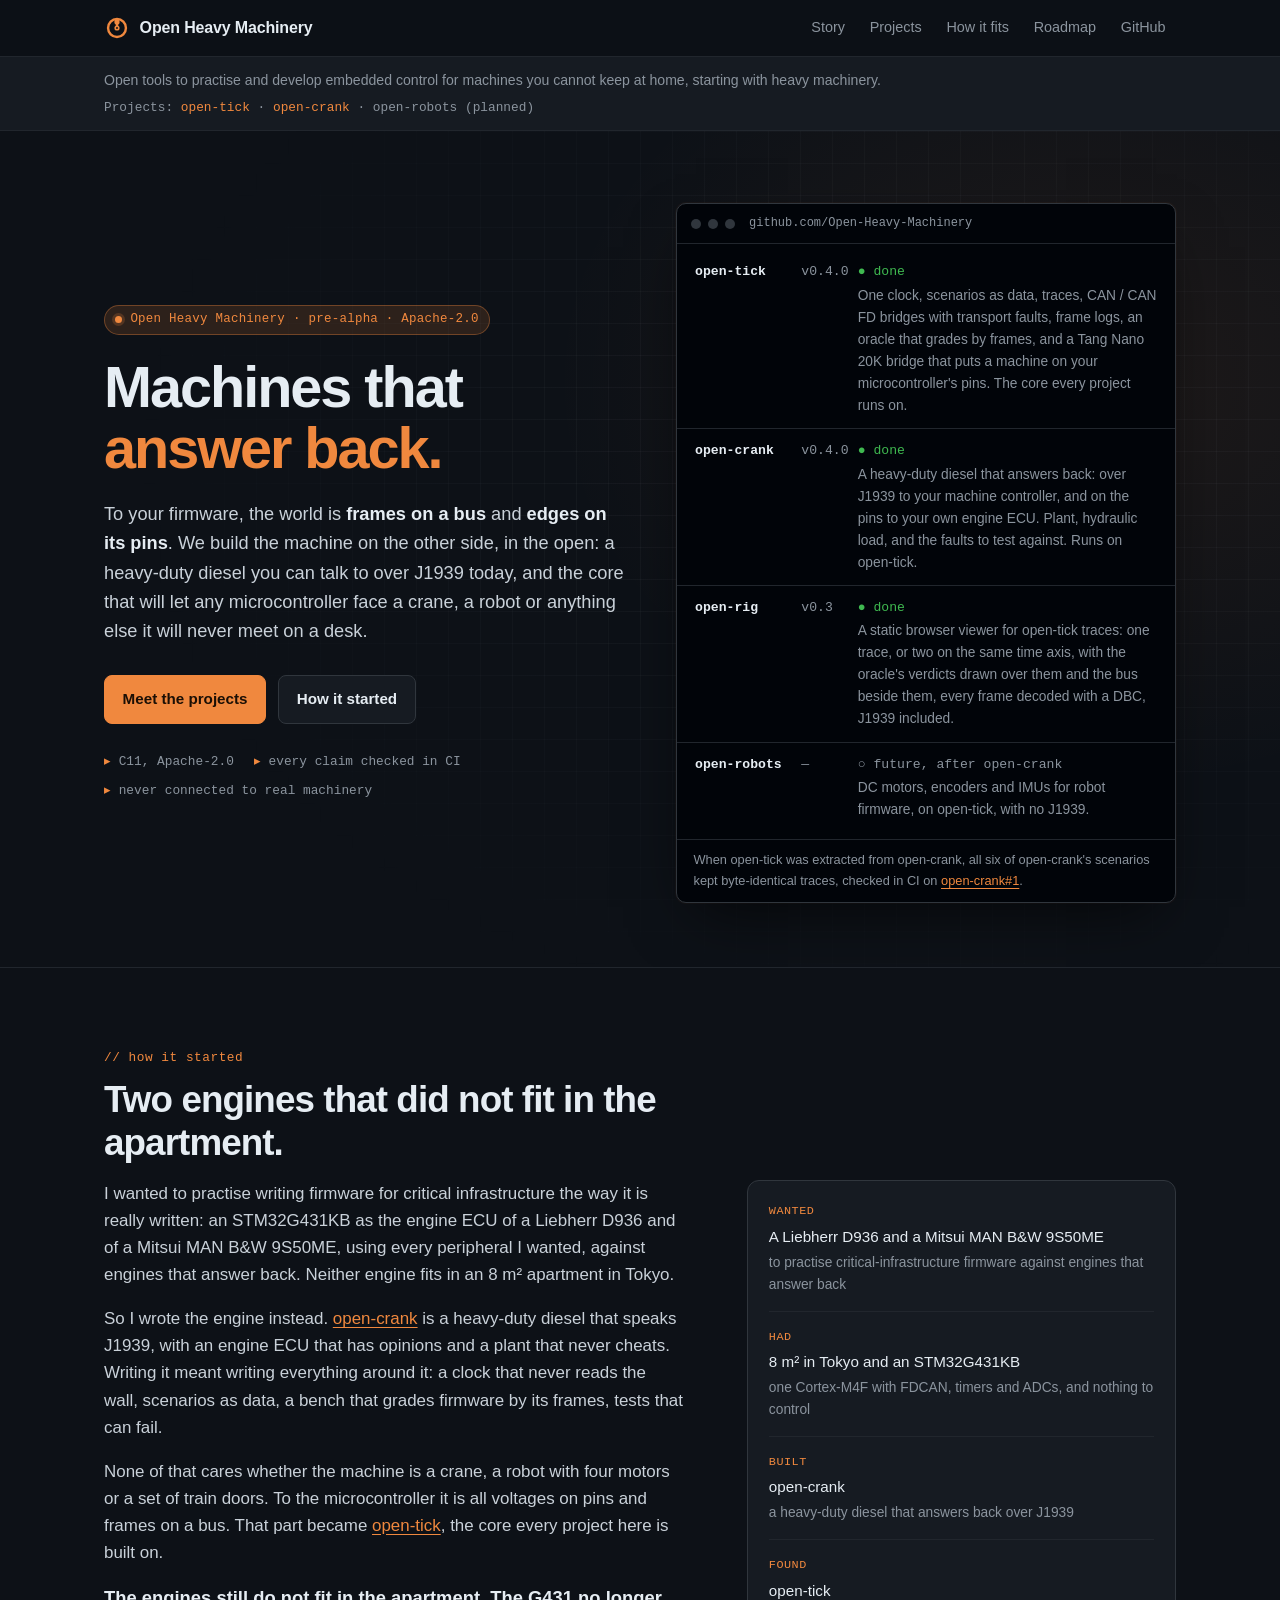
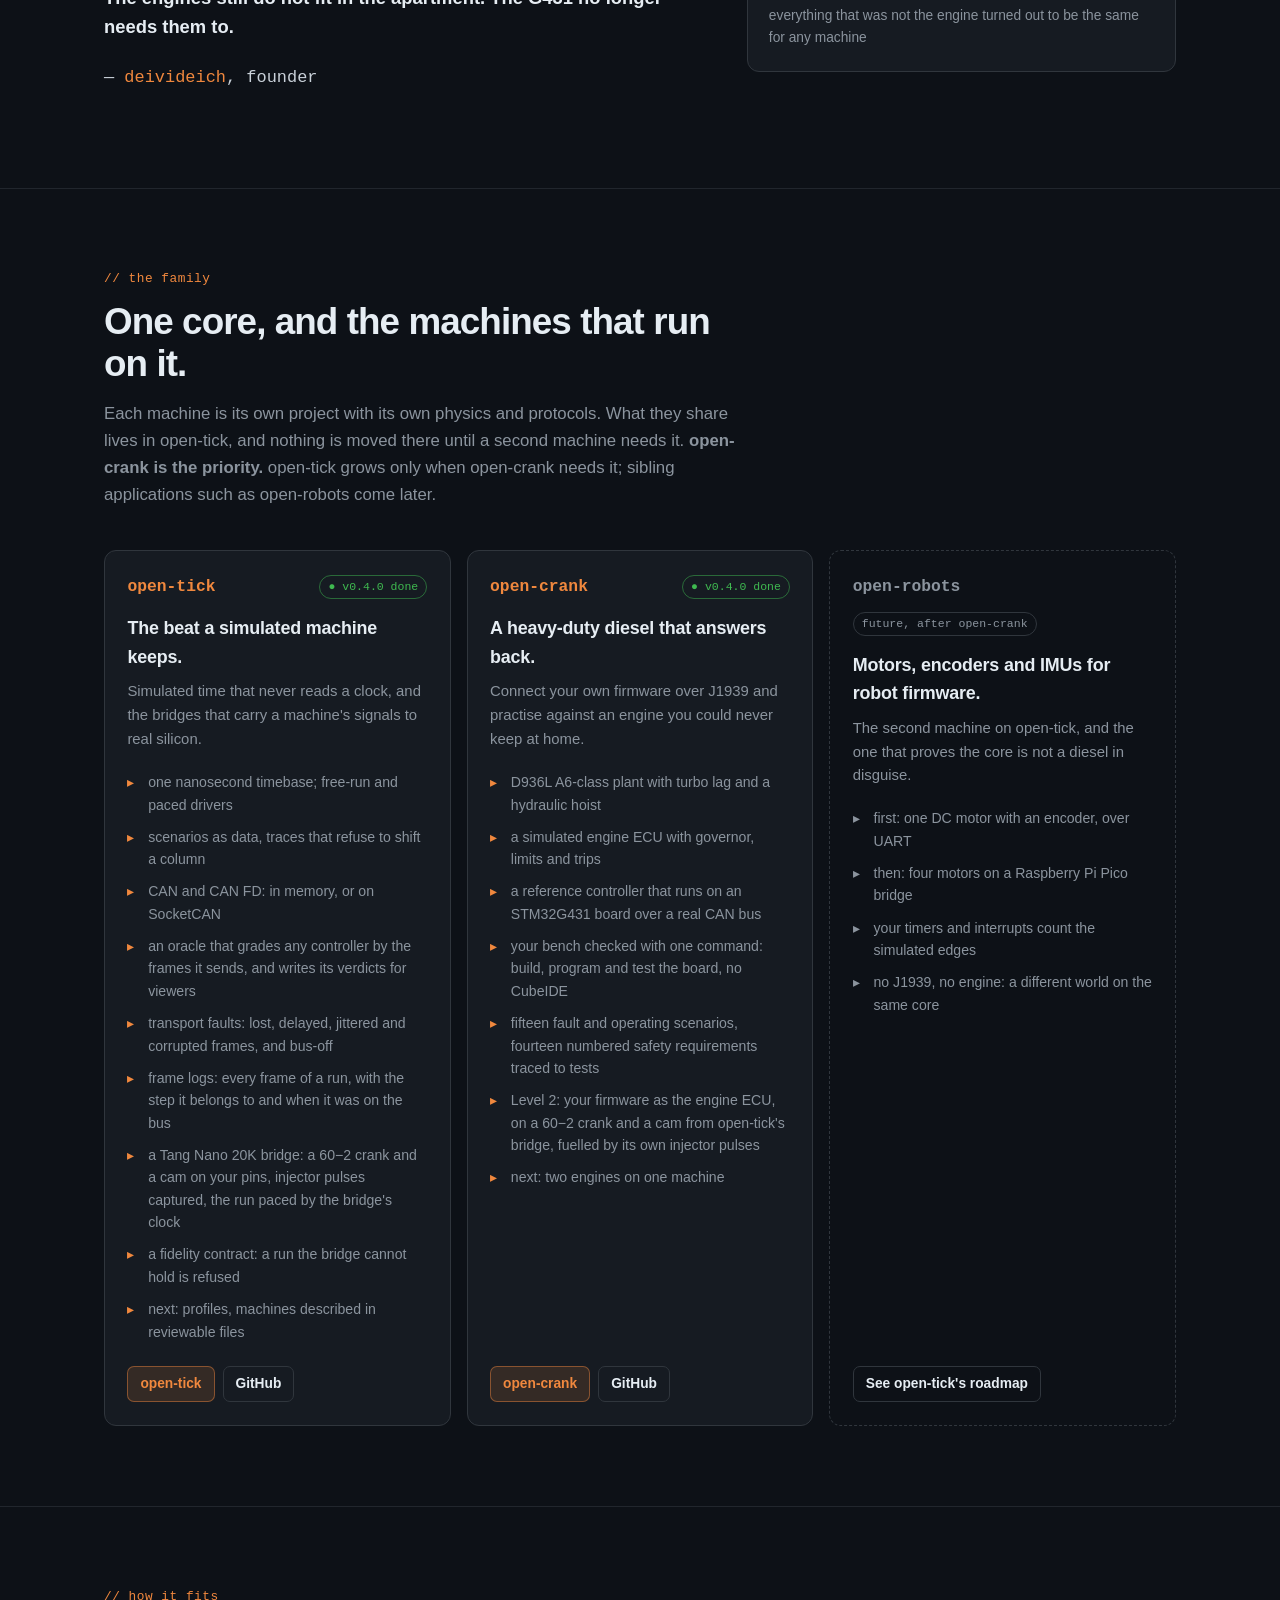
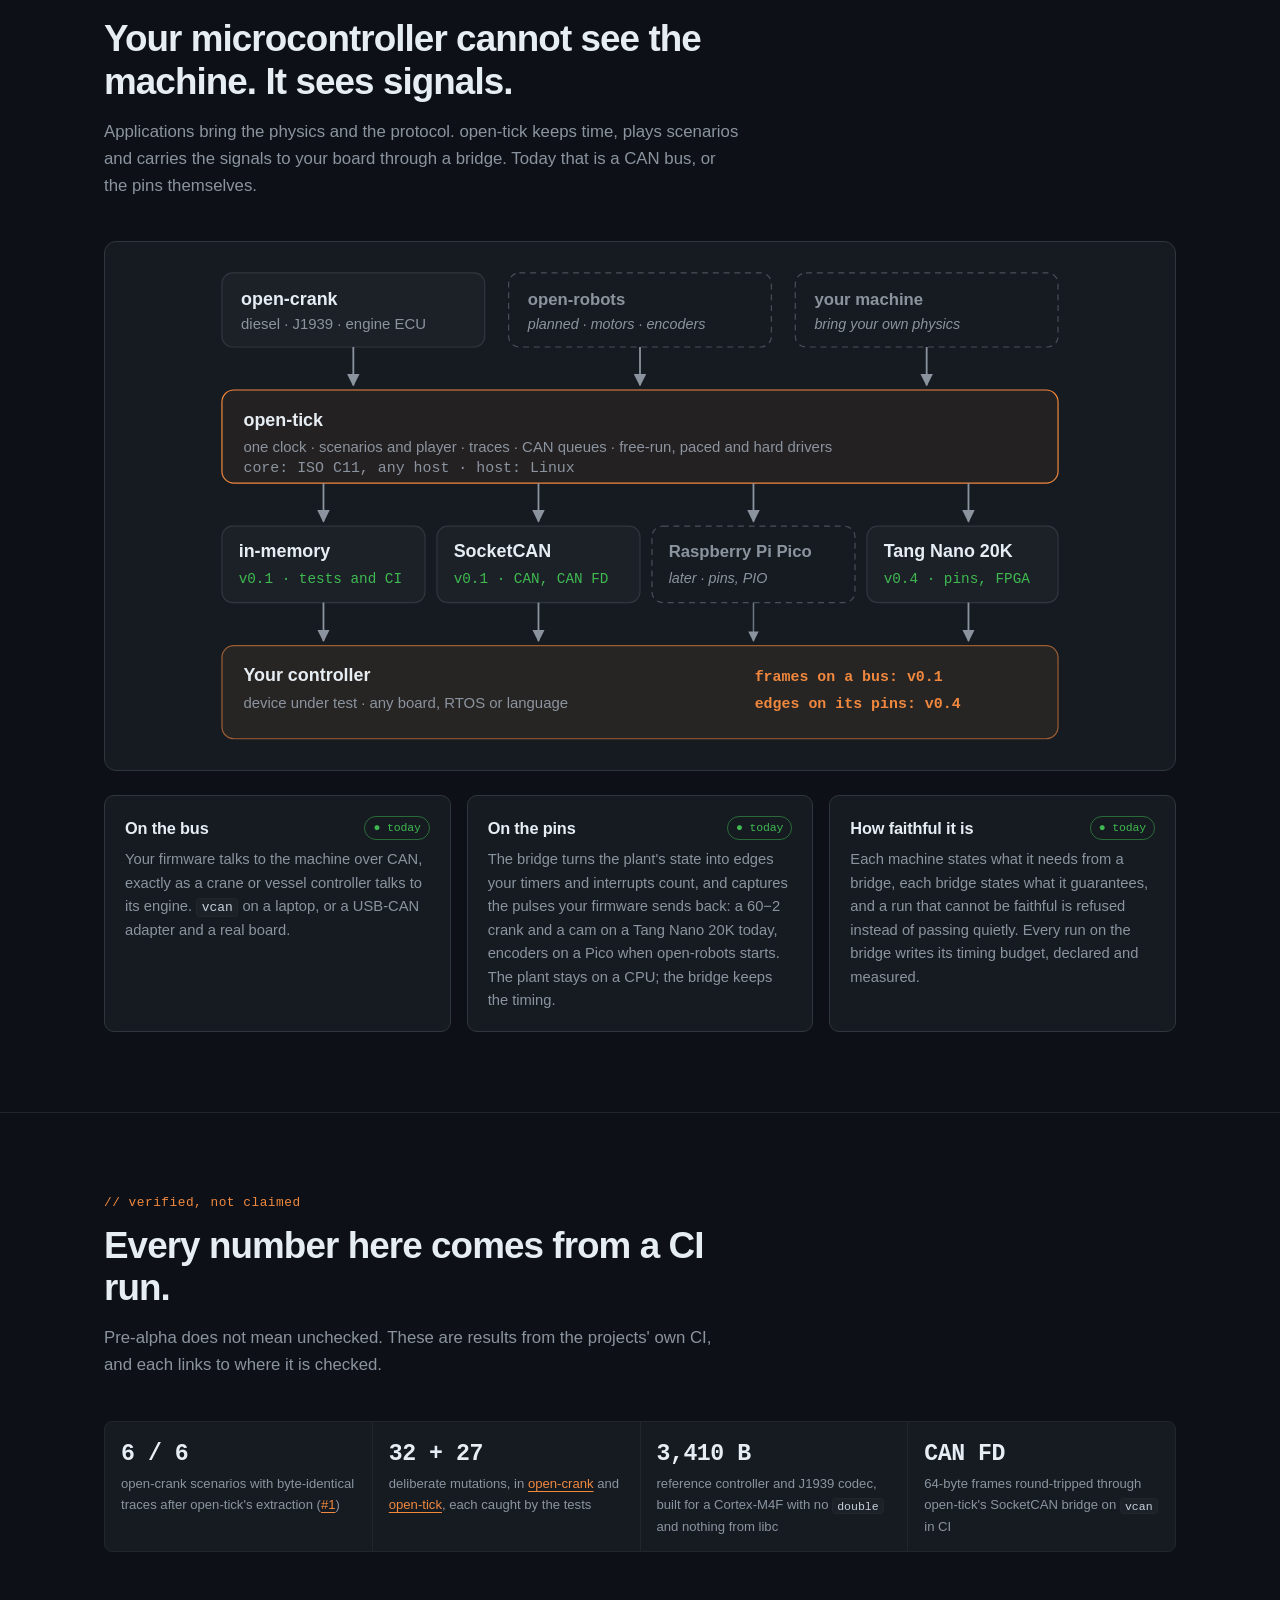
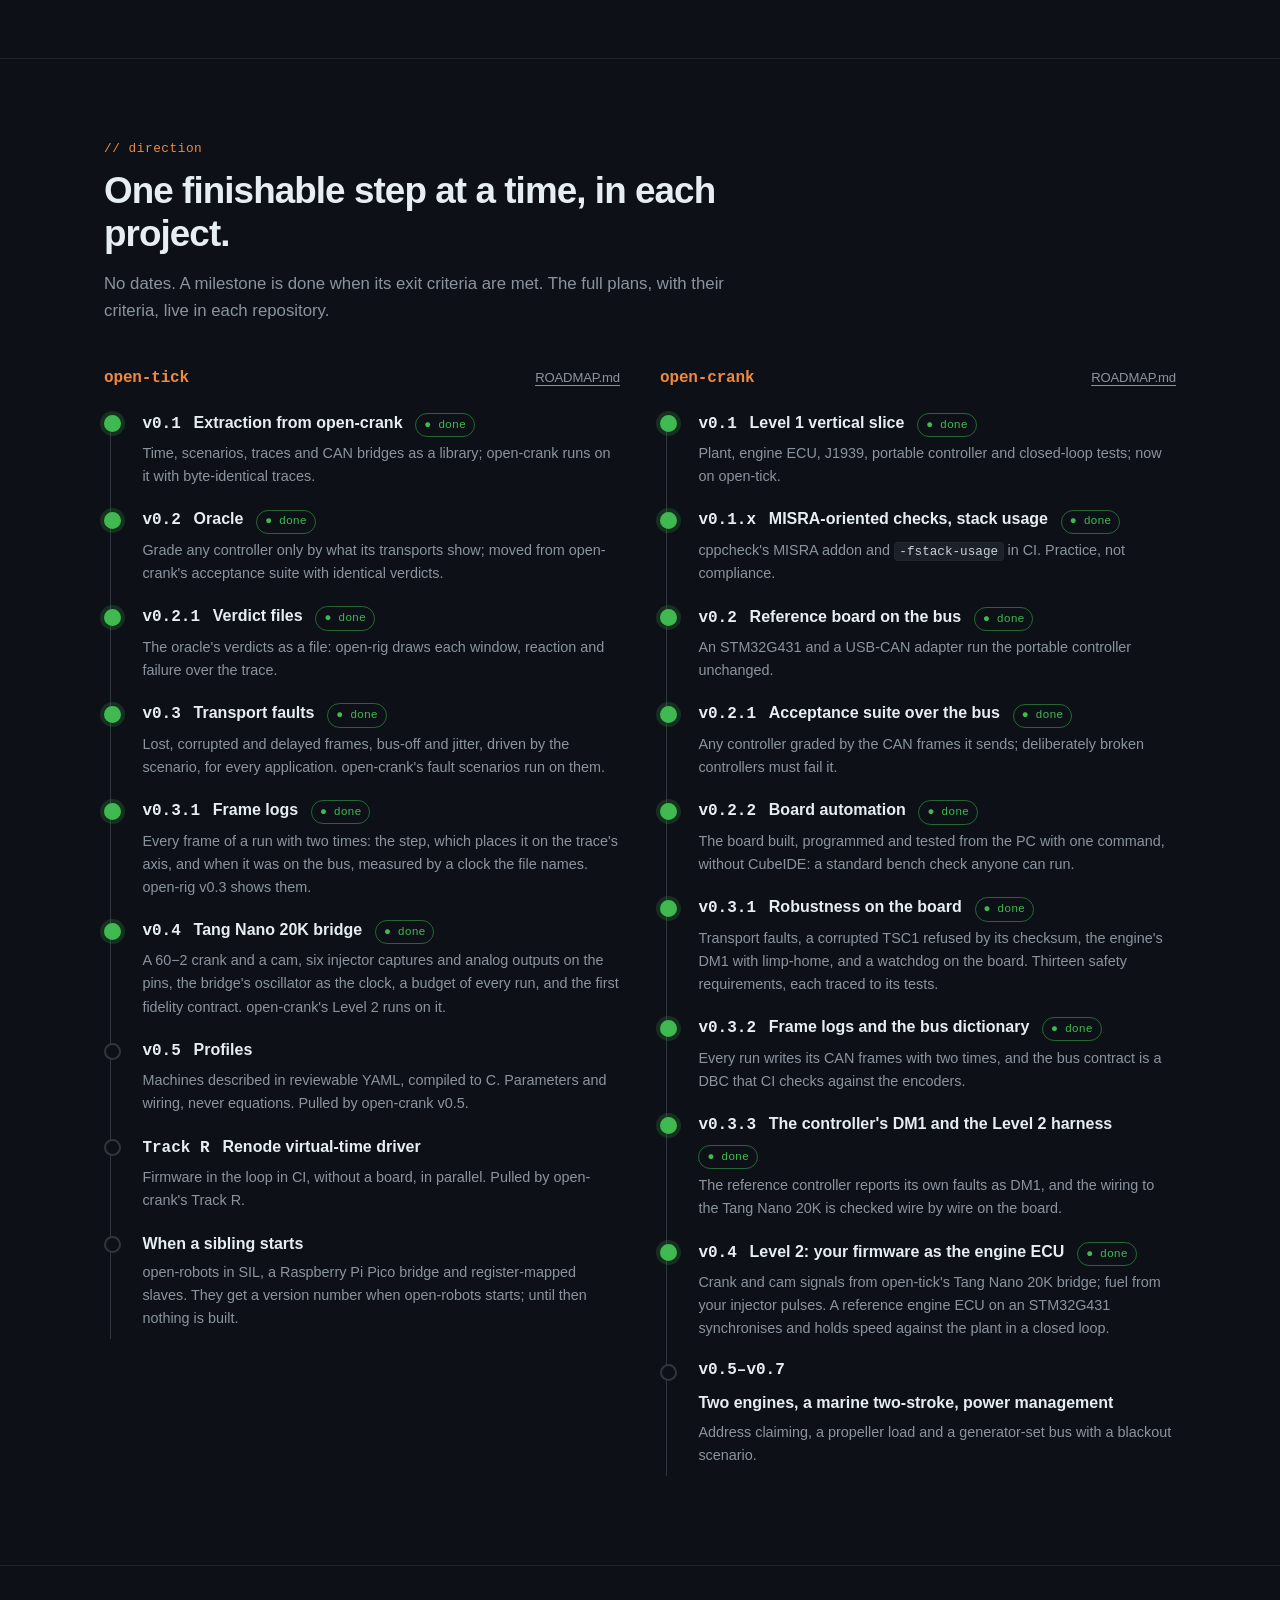
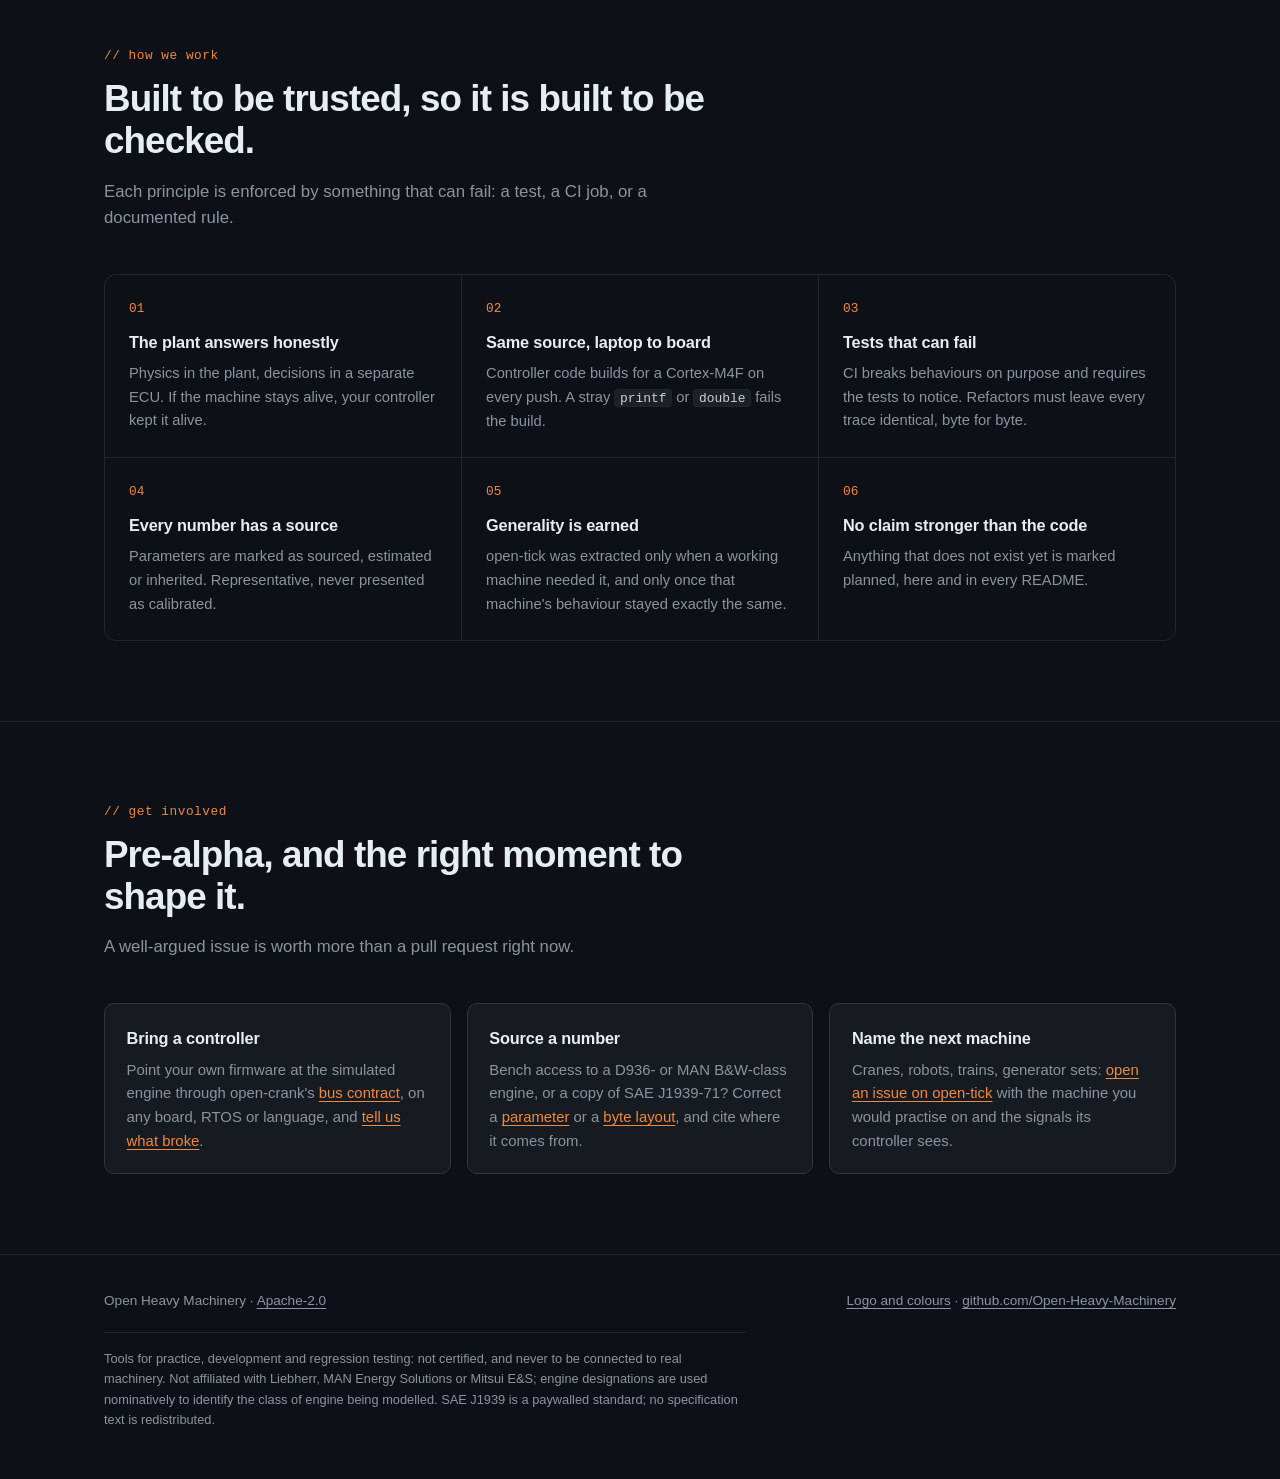
<file: index.html>
<!DOCTYPE html>
<html lang="en">
<head>
  <meta charset="UTF-8">
  <meta name="viewport" content="width=device-width, initial-scale=1.0">
  <meta name="color-scheme" content="dark">
  <title>Open Heavy Machinery · machines that answer back</title>
  <meta name="description" content="Open Heavy Machinery: open tools to practise and develop embedded control for machines you cannot keep at home, starting with heavy machinery. open-tick keeps time and carries signals to your microcontroller; open-crank is a heavy-duty diesel that answers back over J1939.">
  <meta name="theme-color" content="#0d1117">
  <link rel="canonical" href="https://open-heavy-machinery.github.io/">
  <link rel="icon" href="data:image/svg+xml,%3Csvg xmlns='http://www.w3.org/2000/svg' viewBox='0 0 32 32'%3E%3Crect width='32' height='32' rx='7' fill='%230d1117'/%3E%3Ccircle cx='16' cy='16' r='10' fill='none' stroke='%23f0883e' stroke-width='3'/%3E%3Ccircle cx='16' cy='9.5' r='3' fill='%23f0883e'/%3E%3Ccircle cx='16' cy='16' r='2' fill='%23f0883e'/%3E%3C/svg%3E">

  <meta property="og:type" content="website">
  <meta property="og:site_name" content="Open Heavy Machinery">
  <meta property="og:url" content="https://open-heavy-machinery.github.io/">
  <meta property="og:title" content="Open Heavy Machinery: machines that answer back">
  <meta property="og:description" content="Open tools to practise and develop embedded control for machines you cannot keep at home, starting with heavy machinery.">
  <meta property="og:image" content="https://open-heavy-machinery.github.io/og-card.png">
  <meta property="og:image:width" content="1200">
  <meta property="og:image:height" content="630">
  <meta property="og:image:alt" content="Open Heavy Machinery: open-tick v0.4.0, open-crank v0.4.0 and open-rig v0.3, machines that answer back">
  <meta name="twitter:card" content="summary_large_image">

  <link rel="stylesheet" href="assets/site.css">
</head>
<body>
  <a class="skip-link" href="#main">Skip to content</a>

  <header class="topbar">
    <div class="wrap">
      <a class="brand" href="./" aria-label="Open Heavy Machinery, home">
        <svg width="26" height="26" viewBox="0 0 32 32" aria-hidden="true">
          <circle cx="16" cy="16" r="11" fill="none" stroke="#f0883e" stroke-width="3"/>
          <line x1="16" y1="16" x2="16" y2="8.5" stroke="#f0883e" stroke-width="3" stroke-linecap="round"/>
          <circle cx="16" cy="8.5" r="3.2" fill="#f0883e"/>
          <circle cx="16" cy="16" r="2.2" fill="#0d1117" stroke="#f0883e" stroke-width="2"/>
        </svg>
        Open Heavy Machinery
      </a>
      <nav class="topnav" aria-label="Primary">
        <a href="#story">Story</a>
        <a href="#projects">Projects</a>
        <a href="#fit">How it fits</a>
        <a href="#roadmap">Roadmap</a>
        <a class="gh" href="https://github.com/Open-Heavy-Machinery">GitHub</a>
      </nav>
    </div>
  </header>

  <main id="main">
    <div class="org">
      <div class="wrap">
        <p>Open tools to practise and develop embedded control for machines you cannot keep at home, starting with heavy machinery.</p>
        <p class="projects">Projects: <a href="open-tick/">open-tick</a> · <a href="open-crank/">open-crank</a> · <span class="soon">open-robots (planned)</span></p>
      </div>
    </div>

    <div class="hero" id="top">
      <div class="wrap">
        <div>
          <div class="eyebrow"><span class="dot" aria-hidden="true"></span>Open Heavy Machinery<span class="long"> · pre-alpha · Apache-2.0</span></div>
          <h1>Machines that <em>answer back.</em></h1>
          <p class="lede">
            To your firmware, the world is <strong>frames on a bus</strong> and <strong>edges on its pins</strong>. We build the machine on the other side, in the open: a heavy-duty diesel you can talk to over J1939 today, and the core that will let any microcontroller face a crane, a robot or anything else it will never meet on a desk.
          </p>
          <div class="cta">
            <a class="btn primary" href="#projects">Meet the projects</a>
            <a class="btn" href="#story">How it started</a>
          </div>
          <ul class="facts" aria-label="Key facts">
            <li>C11, Apache-2.0</li>
            <li>every claim checked in CI</li>
            <li>never connected to real machinery</li>
          </ul>
        </div>

        <figure class="term" aria-labelledby="board-caption">
          <div class="term-bar" aria-hidden="true"><i></i><i></i><i></i><span>github.com/Open-Heavy-Machinery</span></div>
          <ul class="board">
            <li><a class="name" href="open-tick/">open-tick</a><span class="ver">v0.4.0</span><span class="state">● done</span><span class="what">One clock, scenarios as data, traces, CAN / CAN FD bridges with transport faults, frame logs, an oracle that grades by frames, and a Tang Nano 20K bridge that puts a machine on your microcontroller's pins. The core every project runs on.</span></li>
            <li><a class="name" href="open-crank/">open-crank</a><span class="ver">v0.4.0</span><span class="state">● done</span><span class="what">A heavy-duty diesel that answers back: over J1939 to your machine controller, and on the pins to your own engine ECU. Plant, hydraulic load, and the faults to test against. Runs on open-tick.</span></li>
            <li><a class="name" href="https://github.com/Open-Heavy-Machinery/open-rig">open-rig</a><span class="ver">v0.3</span><span class="state">● done</span><span class="what">A static browser viewer for open-tick traces: one trace, or two on the same time axis, with the oracle's verdicts drawn over them and the bus beside them, every frame decoded with a DBC, J1939 included.</span></li>
            <li><span class="name">open-robots</span><span class="ver">—</span><span class="state planned">○ future, after open-crank</span><span class="what">DC motors, encoders and IMUs for robot firmware, on open-tick, with no J1939.</span></li>
          </ul>
          <figcaption class="term-foot" id="board-caption">When open-tick was extracted from open-crank, all six of open-crank's scenarios kept byte-identical traces, checked in CI on <a href="https://github.com/Open-Heavy-Machinery/open-crank/pull/1">open-crank#1</a>.</figcaption>
        </figure>
      </div>
    </div>

    <section id="story" aria-labelledby="story-h">
      <div class="wrap">
        <div class="kicker">// how it started</div>
        <h2 id="story-h">Two engines that did not fit in the apartment.</h2>
        <div class="story">
          <div class="text">
            <p>I wanted to practise writing firmware for critical infrastructure the way it is really written: an STM32G431KB as the engine ECU of a Liebherr D936 and of a Mitsui MAN B&amp;W 9S50ME, using every peripheral I wanted, against engines that answer back. Neither engine fits in an 8&nbsp;m² apartment in Tokyo.</p>
            <p>So I wrote the engine instead. <a href="open-crank/">open-crank</a> is a heavy-duty diesel that speaks J1939, with an engine ECU that has opinions and a plant that never cheats. Writing it meant writing everything around it: a clock that never reads the wall, scenarios as data, a bench that grades firmware by its frames, tests that can fail.</p>
            <p>None of that cares whether the machine is a crane, a robot with four motors or a set of train doors. To the microcontroller it is all voltages on pins and frames on a bus. That part became <a href="open-tick/">open-tick</a>, the core every project here is built on.</p>
            <p class="punch">The engines still do not fit in the apartment. The G431 no longer needs them to.</p>
            <p class="sig">— <a href="https://github.com/deivideich">deivideich</a>, founder</p>
          </div>
          <dl class="ledger">
            <div><dt>Wanted</dt><dd>A Liebherr D936 and a Mitsui MAN B&amp;W 9S50ME<small>to practise critical-infrastructure firmware against engines that answer back</small></dd></div>
            <div><dt>Had</dt><dd>8 m² in Tokyo and an STM32G431KB<small>one Cortex-M4F with FDCAN, timers and ADCs, and nothing to control</small></dd></div>
            <div><dt>Built</dt><dd>open-crank<small>a heavy-duty diesel that answers back over J1939</small></dd></div>
            <div><dt>Found</dt><dd>open-tick<small>everything that was not the engine turned out to be the same for any machine</small></dd></div>
          </dl>
        </div>
      </div>
    </section>

    <section id="projects" aria-labelledby="projects-h">
      <div class="wrap">
        <div class="kicker">// the family</div>
        <h2 id="projects-h">One core, and the machines that run on it.</h2>
        <p class="intro">Each machine is its own project with its own physics and protocols. What they share lives in open-tick, and nothing is moved there until a second machine needs it. <strong>open-crank is the priority.</strong> open-tick grows only when open-crank needs it; sibling applications such as open-robots come later.</p>
        <div class="family">
          <article class="project">
            <div class="top"><span class="pname">open-tick</span><span class="chip now">v0.4.0 done</span></div>
            <h3>The beat a simulated machine keeps.</h3>
            <p>Simulated time that never reads a clock, and the bridges that carry a machine's signals to real silicon.</p>
            <ul>
              <li>one nanosecond timebase; free-run and paced drivers</li>
              <li>scenarios as data, traces that refuse to shift a column</li>
              <li>CAN and CAN FD: in memory, or on SocketCAN</li>
              <li>an oracle that grades any controller by the frames it sends, and writes its verdicts for viewers</li>
              <li>transport faults: lost, delayed, jittered and corrupted frames, and bus-off</li>
              <li>frame logs: every frame of a run, with the step it belongs to and when it was on the bus</li>
              <li>a Tang Nano 20K bridge: a 60−2 crank and a cam on your pins, injector pulses captured, the run paced by the bridge's clock</li>
              <li>a fidelity contract: a run the bridge cannot hold is refused</li>
              <li>next: profiles, machines described in reviewable files</li>
            </ul>
            <div class="links"><a class="main" href="open-tick/">open-tick</a><a href="https://github.com/Open-Heavy-Machinery/open-tick">GitHub</a></div>
          </article>
          <article class="project">
            <div class="top"><span class="pname">open-crank</span><span class="chip now">v0.4.0 done</span></div>
            <h3>A heavy-duty diesel that answers back.</h3>
            <p>Connect your own firmware over J1939 and practise against an engine you could never keep at home.</p>
            <ul>
              <li>D936L A6-class plant with turbo lag and a hydraulic hoist</li>
              <li>a simulated engine ECU with governor, limits and trips</li>
              <li>a reference controller that runs on an STM32G431 board over a real CAN bus</li>
              <li>your bench checked with one command: build, program and test the board, no CubeIDE</li>
              <li>fifteen fault and operating scenarios, fourteen numbered safety requirements traced to tests</li>
              <li>Level 2: your firmware as the engine ECU, on a 60−2 crank and a cam from open-tick's bridge, fuelled by its own injector pulses</li>
              <li>next: two engines on one machine</li>
            </ul>
            <div class="links"><a class="main" href="open-crank/">open-crank</a><a href="https://github.com/Open-Heavy-Machinery/open-crank">GitHub</a></div>
          </article>
          <article class="project planned">
            <div class="top" style="flex-wrap: wrap"><span class="pname">open-robots</span><span class="chip">future, after open-crank</span></div>
            <h3>Motors, encoders and IMUs for robot firmware.</h3>
            <p>The second machine on open-tick, and the one that proves the core is not a diesel in disguise.</p>
            <ul>
              <li>first: one DC motor with an encoder, over UART</li>
              <li>then: four motors on a Raspberry Pi Pico bridge</li>
              <li>your timers and interrupts count the simulated edges</li>
              <li>no J1939, no engine: a different world on the same core</li>
            </ul>
            <div class="links"><a href="https://github.com/Open-Heavy-Machinery/open-tick/blob/main/ROADMAP.md">See open-tick's roadmap</a></div>
          </article>
        </div>
      </div>
    </section>

    <section id="fit" aria-labelledby="fit-h">
      <div class="wrap">
        <div class="kicker">// how it fits</div>
        <h2 id="fit-h">Your microcontroller cannot see the machine. It sees signals.</h2>
        <p class="intro">Applications bring the physics and the protocol. open-tick keeps time, plays scenarios and carries the signals to your board through a bridge. Today that is a CAN bus, or the pins themselves.</p>
        <div class="arch stacked">
          <p class="scroll-hint">Swipe the diagram sideways to see all of it.</p>
          <figure class="diagram">
            <svg viewBox="0 0 720 410" role="img" aria-labelledby="fit-title fit-desc">
              <title id="fit-title">How the projects fit together</title>
              <desc id="fit-desc">At the top, applications: open-crank, open-robots (planned) and your own. They run on open-tick, which provides the clock, scenarios, traces and drivers. open-tick reaches the device under test through bridges: in-memory, SocketCAN and a Tang Nano 20K, which works on pins, today; a Raspberry Pi Pico comes later. At the bottom, your microcontroller.</desc>
              <defs>
                <marker id="fa" viewBox="0 0 10 10" refX="9" refY="5" markerWidth="7" markerHeight="7" orient="auto-start-reverse"><path d="M0,0 L10,5 L0,10 z" fill="#8b949e"/></marker>
              </defs>
              <!-- applications -->
              <rect class="box" x="10" y="10" width="220" height="62" rx="9"/>
              <text class="t" x="26" y="37">open-crank</text>
              <text class="s" x="26" y="57">diesel · J1939 · engine ECU</text>
              <rect class="box-plan" x="250" y="10" width="220" height="62" rx="9"/>
              <text class="t-muted" x="266" y="37">open-robots</text>
              <text class="plan" x="266" y="57">planned · motors · encoders</text>
              <rect class="box-plan" x="490" y="10" width="220" height="62" rx="9"/>
              <text class="t-muted" x="506" y="37">your machine</text>
              <text class="plan" x="506" y="57">bring your own physics</text>
              <line class="arrow" x1="120" y1="72" x2="120" y2="104" marker-end="url(#fa)"/>
              <line class="arrow" x1="360" y1="72" x2="360" y2="104" marker-end="url(#fa)"/>
              <line class="arrow" x1="600" y1="72" x2="600" y2="104" marker-end="url(#fa)"/>
              <!-- open-tick -->
              <rect class="box-core" x="10" y="108" width="700" height="78" rx="10"/>
              <text class="t" x="28" y="138">open-tick</text>
              <text class="s" x="28" y="160">one clock · scenarios and player · traces · CAN queues · free-run, paced and hard drivers</text>
              <text class="m" x="28" y="177">core: ISO C11, any host · host: Linux</text>
              <line class="arrow" x1="95" y1="186" x2="95" y2="218" marker-end="url(#fa)"/>
              <line class="arrow" x1="275" y1="186" x2="275" y2="218" marker-end="url(#fa)"/>
              <line class="arrow" x1="455" y1="186" x2="455" y2="218" marker-end="url(#fa)"/>
              <line class="arrow" x1="635" y1="186" x2="635" y2="218" marker-end="url(#fa)"/>
              <!-- bridges -->
              <rect class="box" x="10" y="222" width="170" height="64" rx="9"/>
              <text class="t" x="24" y="248">in-memory</text>
              <text class="ok" x="24" y="270">v0.1 · tests and CI</text>
              <rect class="box" x="190" y="222" width="170" height="64" rx="9"/>
              <text class="t" x="204" y="248">SocketCAN</text>
              <text class="ok" x="204" y="270">v0.1 · CAN, CAN FD</text>
              <rect class="box-plan" x="370" y="222" width="170" height="64" rx="9"/>
              <text class="t-muted" x="384" y="248">Raspberry Pi Pico</text>
              <text class="plan" x="384" y="270">later · pins, PIO</text>
              <rect class="box" x="550" y="222" width="160" height="64" rx="9"/>
              <text class="t" x="564" y="248">Tang Nano 20K</text>
              <text class="ok" x="564" y="270">v0.4 · pins, FPGA</text>
              <line class="arrow" x1="95" y1="286" x2="95" y2="318" marker-end="url(#fa)"/>
              <line class="arrow" x1="275" y1="286" x2="275" y2="318" marker-end="url(#fa)"/>
              <line class="arrow-int" x1="455" y1="286" x2="455" y2="318" marker-end="url(#fa)"/>
              <line class="arrow" x1="635" y1="286" x2="635" y2="318" marker-end="url(#fa)"/>
              <!-- device under test -->
              <rect class="box-dut" x="10" y="322" width="700" height="78" rx="10"/>
              <text class="t" x="28" y="352">Your controller</text>
              <text class="s" x="28" y="374">device under test · any board, RTOS or language</text>
              <text class="mh" x="456" y="352">frames on a bus: v0.1</text>
              <text class="mh" x="456" y="374">edges on its pins: v0.4</text>
            </svg>
          </figure>
          <div class="levels row">
            <div class="level">
              <h3>On the bus <span class="chip now">today</span></h3>
              <p>Your firmware talks to the machine over CAN, exactly as a crane or vessel controller talks to its engine. <code>vcan</code> on a laptop, or a USB-CAN adapter and a real board.</p>
            </div>
            <div class="level">
              <h3>On the pins <span class="chip now">today</span></h3>
              <p>The bridge turns the plant's state into edges your timers and interrupts count, and captures the pulses your firmware sends back: a 60−2 crank and a cam on a Tang Nano 20K today, encoders on a Pico when open-robots starts. The plant stays on a CPU; the bridge keeps the timing.</p>
            </div>
            <div class="level">
              <h3>How faithful it is <span class="chip now">today</span></h3>
              <p>Each machine states what it needs from a bridge, each bridge states what it guarantees, and a run that cannot be faithful is refused instead of passing quietly. Every run on the bridge writes its timing budget, declared and measured.</p>
            </div>
          </div>
        </div>
      </div>
    </section>

    <section aria-labelledby="proof-h">
      <div class="wrap">
        <div class="kicker">// verified, not claimed</div>
        <h2 id="proof-h">Every number here comes from a CI run.</h2>
        <p class="intro">Pre-alpha does not mean unchecked. These are results from the projects' own CI, and each links to where it is checked.</p>
        <div class="stats">
          <div class="stat"><div class="value">6 / 6</div><div class="label">open-crank scenarios with byte-identical traces after open-tick's extraction (<a href="https://github.com/Open-Heavy-Machinery/open-crank/pull/1">#1</a>)</div></div>
          <div class="stat"><div class="value">32 + 27</div><div class="label">deliberate mutations, in <a href="https://github.com/Open-Heavy-Machinery/open-crank/blob/main/tools/mutation_check.sh">open-crank</a> and <a href="https://github.com/Open-Heavy-Machinery/open-tick/blob/main/tools/mutation_check.sh">open-tick</a>, each caught by the tests</div></div>
          <div class="stat"><div class="value">3,410 B</div><div class="label">reference controller and J1939 codec, built for a Cortex-M4F with no <code>double</code> and nothing from libc</div></div>
          <div class="stat"><div class="value">CAN FD</div><div class="label">64-byte frames round-tripped through open-tick's SocketCAN bridge on <code>vcan</code> in CI</div></div>
        </div>
      </div>
    </section>

    <section id="roadmap" aria-labelledby="roadmap-h">
      <div class="wrap">
        <div class="kicker">// direction</div>
        <h2 id="roadmap-h">One finishable step at a time, in each project.</h2>
        <p class="intro">No dates. A milestone is done when its exit criteria are met. The full plans, with their criteria, live in each repository.</p>
        <div class="lanes">
          <div class="lane">
            <h3>open-tick <a href="https://github.com/Open-Heavy-Machinery/open-tick/blob/main/ROADMAP.md">ROADMAP.md</a></h3>
            <ol class="timeline compact">
              <li class="done"><div class="tl-head"><span class="tl-ver">v0.1</span><span class="tl-title">Extraction from open-crank</span><span class="chip now">done</span></div><p>Time, scenarios, traces and CAN bridges as a library; open-crank runs on it with byte-identical traces.</p></li>
              <li class="done"><div class="tl-head"><span class="tl-ver">v0.2</span><span class="tl-title">Oracle</span><span class="chip now">done</span></div><p>Grade any controller only by what its transports show; moved from open-crank's acceptance suite with identical verdicts.</p></li>
              <li class="done"><div class="tl-head"><span class="tl-ver">v0.2.1</span><span class="tl-title">Verdict files</span><span class="chip now">done</span></div><p>The oracle's verdicts as a file: open-rig draws each window, reaction and failure over the trace.</p></li>
              <li class="done"><div class="tl-head"><span class="tl-ver">v0.3</span><span class="tl-title">Transport faults</span><span class="chip now">done</span></div><p>Lost, corrupted and delayed frames, bus-off and jitter, driven by the scenario, for every application. open-crank's fault scenarios run on them.</p></li>
              <li class="done"><div class="tl-head"><span class="tl-ver">v0.3.1</span><span class="tl-title">Frame logs</span><span class="chip now">done</span></div><p>Every frame of a run with two times: the step, which places it on the trace's axis, and when it was on the bus, measured by a clock the file names. open-rig v0.3 shows them.</p></li>
              <li class="done"><div class="tl-head"><span class="tl-ver">v0.4</span><span class="tl-title">Tang Nano 20K bridge</span><span class="chip now">done</span></div><p>A 60−2 crank and a cam, six injector captures and analog outputs on the pins, the bridge's oscillator as the clock, a budget of every run, and the first fidelity contract. open-crank's Level 2 runs on it.</p></li>
              <li><div class="tl-head"><span class="tl-ver">v0.5</span><span class="tl-title">Profiles</span></div><p>Machines described in reviewable YAML, compiled to C. Parameters and wiring, never equations. Pulled by open-crank v0.5.</p></li>
              <li><div class="tl-head"><span class="tl-ver">Track R</span><span class="tl-title">Renode virtual-time driver</span></div><p>Firmware in the loop in CI, without a board, in parallel. Pulled by open-crank's Track R.</p></li>
              <li><div class="tl-head"><span class="tl-title">When a sibling starts</span></div><p>open-robots in SIL, a Raspberry Pi Pico bridge and register-mapped slaves. They get a version number when open-robots starts; until then nothing is built.</p></li>
            </ol>
          </div>
          <div class="lane">
            <h3>open-crank <a href="https://github.com/Open-Heavy-Machinery/open-crank/blob/main/ROADMAP.md">ROADMAP.md</a></h3>
            <ol class="timeline compact">
              <li class="done"><div class="tl-head"><span class="tl-ver">v0.1</span><span class="tl-title">Level 1 vertical slice</span><span class="chip now">done</span></div><p>Plant, engine ECU, J1939, portable controller and closed-loop tests; now on open-tick.</p></li>
              <li class="done"><div class="tl-head"><span class="tl-ver">v0.1.x</span><span class="tl-title">MISRA-oriented checks, stack usage</span><span class="chip now">done</span></div><p>cppcheck's MISRA addon and <code>-fstack-usage</code> in CI. Practice, not compliance.</p></li>
              <li class="done"><div class="tl-head"><span class="tl-ver">v0.2</span><span class="tl-title">Reference board on the bus</span><span class="chip now">done</span></div><p>An STM32G431 and a USB-CAN adapter run the portable controller unchanged.</p></li>
              <li class="done"><div class="tl-head"><span class="tl-ver">v0.2.1</span><span class="tl-title">Acceptance suite over the bus</span><span class="chip now">done</span></div><p>Any controller graded by the CAN frames it sends; deliberately broken controllers must fail it.</p></li>
              <li class="done"><div class="tl-head"><span class="tl-ver">v0.2.2</span><span class="tl-title">Board automation</span><span class="chip now">done</span></div><p>The board built, programmed and tested from the PC with one command, without CubeIDE: a standard bench check anyone can run.</p></li>
              <li class="done"><div class="tl-head"><span class="tl-ver">v0.3.1</span><span class="tl-title">Robustness on the board</span><span class="chip now">done</span></div><p>Transport faults, a corrupted TSC1 refused by its checksum, the engine's DM1 with limp-home, and a watchdog on the board. Thirteen safety requirements, each traced to its tests.</p></li>
              <li class="done"><div class="tl-head"><span class="tl-ver">v0.3.2</span><span class="tl-title">Frame logs and the bus dictionary</span><span class="chip now">done</span></div><p>Every run writes its CAN frames with two times, and the bus contract is a DBC that CI checks against the encoders.</p></li>
              <li class="done"><div class="tl-head"><span class="tl-ver">v0.3.3</span><span class="tl-title">The controller's DM1 and the Level 2 harness</span><span class="chip now">done</span></div><p>The reference controller reports its own faults as DM1, and the wiring to the Tang Nano 20K is checked wire by wire on the board.</p></li>
              <li class="done"><div class="tl-head"><span class="tl-ver">v0.4</span><span class="tl-title">Level 2: your firmware as the engine ECU</span><span class="chip now">done</span></div><p>Crank and cam signals from open-tick's Tang Nano 20K bridge; fuel from your injector pulses. A reference engine ECU on an STM32G431 synchronises and holds speed against the plant in a closed loop.</p></li>
              <li><div class="tl-head"><span class="tl-ver">v0.5–v0.7</span><span class="tl-title">Two engines, a marine two-stroke, power management</span></div><p>Address claiming, a propeller load and a generator-set bus with a blackout scenario.</p></li>
            </ol>
          </div>
        </div>
      </div>
    </section>

    <section aria-labelledby="principles-h">
      <div class="wrap">
        <div class="kicker">// how we work</div>
        <h2 id="principles-h">Built to be trusted, so it is built to be checked.</h2>
        <p class="intro">Each principle is enforced by something that can fail: a test, a CI job, or a documented rule.</p>
        <div class="principles">
          <div class="principle"><div class="n">01</div><h3>The plant answers honestly</h3><p>Physics in the plant, decisions in a separate ECU. If the machine stays alive, your controller kept it alive.</p></div>
          <div class="principle"><div class="n">02</div><h3>Same source, laptop to board</h3><p>Controller code builds for a Cortex-M4F on every push. A stray <code>printf</code> or <code>double</code> fails the build.</p></div>
          <div class="principle"><div class="n">03</div><h3>Tests that can fail</h3><p>CI breaks behaviours on purpose and requires the tests to notice. Refactors must leave every trace identical, byte for byte.</p></div>
          <div class="principle"><div class="n">04</div><h3>Every number has a source</h3><p>Parameters are marked as sourced, estimated or inherited. Representative, never presented as calibrated.</p></div>
          <div class="principle"><div class="n">05</div><h3>Generality is earned</h3><p>open-tick was extracted only when a working machine needed it, and only once that machine's behaviour stayed exactly the same.</p></div>
          <div class="principle"><div class="n">06</div><h3>No claim stronger than the code</h3><p>Anything that does not exist yet is marked planned, here and in every README.</p></div>
        </div>
      </div>
    </section>

    <section aria-labelledby="help-h">
      <div class="wrap">
        <div class="kicker">// get involved</div>
        <h2 id="help-h">Pre-alpha, and the right moment to shape it.</h2>
        <p class="intro">A well-argued issue is worth more than a pull request right now.</p>
        <div class="contribute">
          <div class="card"><h3>Bring a controller</h3><p>Point your own firmware at the simulated engine through open-crank's <a href="https://github.com/Open-Heavy-Machinery/open-crank/blob/main/docs/bus-interface.md">bus contract</a>, on any board, RTOS or language, and <a href="https://github.com/Open-Heavy-Machinery/open-crank/issues">tell us what broke</a>.</p></div>
          <div class="card"><h3>Source a number</h3><p>Bench access to a D936- or MAN B&amp;W-class engine, or a copy of SAE J1939-71? Correct a <a href="https://github.com/Open-Heavy-Machinery/open-crank/blob/main/docs/parameters.md">parameter</a> or a <a href="https://github.com/Open-Heavy-Machinery/open-crank/blob/main/docs/bus-interface.md">byte layout</a>, and cite where it comes from.</p></div>
          <div class="card"><h3>Name the next machine</h3><p>Cranes, robots, trains, generator sets: <a href="https://github.com/Open-Heavy-Machinery/open-tick/issues">open an issue on open-tick</a> with the machine you would practise on and the signals its controller sees.</p></div>
        </div>
      </div>
    </section>
  </main>

  <footer>
    <div class="wrap">
      <span>Open Heavy Machinery · <a href="https://github.com/Open-Heavy-Machinery/open-heavy-machinery.github.io/blob/main/LICENSE">Apache-2.0</a></span>
      <span><a href="assets/logo/">Logo and colours</a> · <a href="https://github.com/Open-Heavy-Machinery">github.com/Open-Heavy-Machinery</a></span>
      <p class="disclaimer">Tools for practice, development and regression testing: not certified, and never to be connected to real machinery. Not affiliated with Liebherr, MAN Energy Solutions or Mitsui E&amp;S; engine designations are used nominatively to identify the class of engine being modelled. SAE J1939 is a paywalled standard; no specification text is redistributed.</p>
    </div>
  </footer>
</body>
</html>
</file>
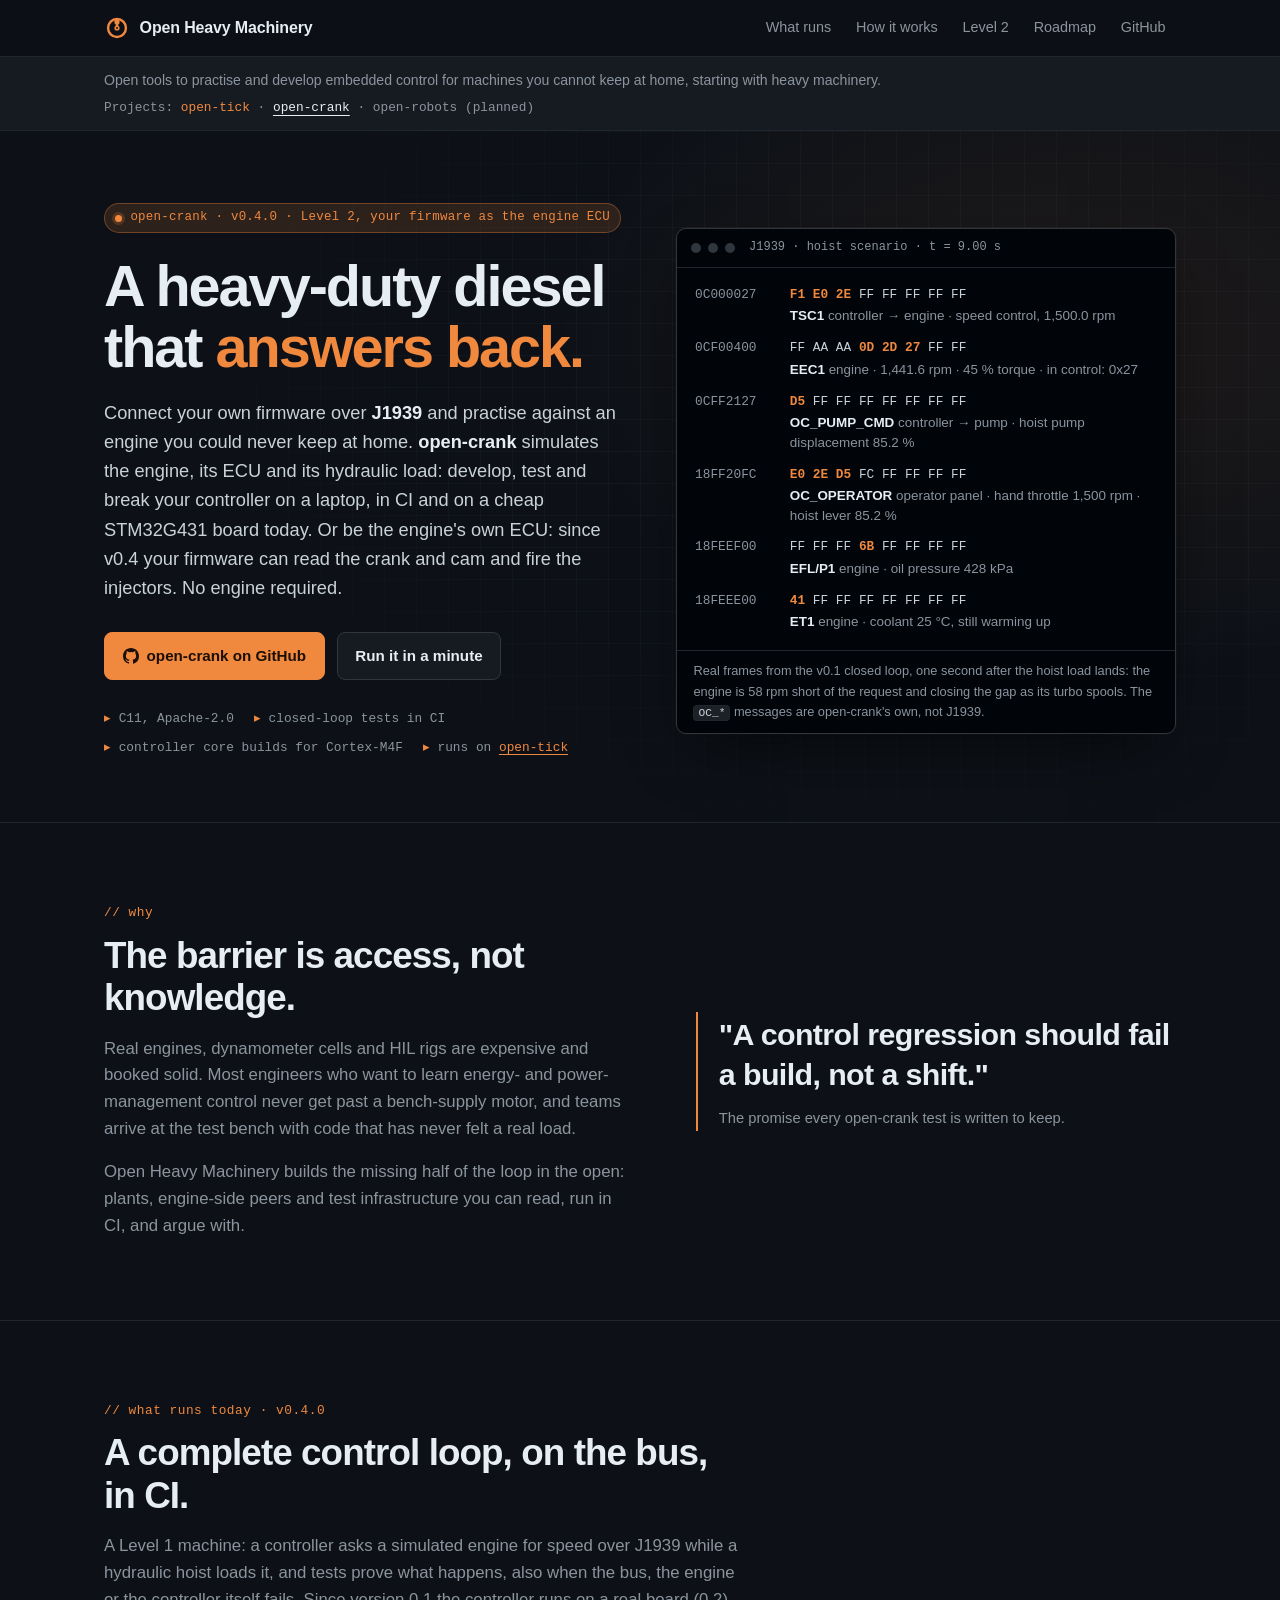
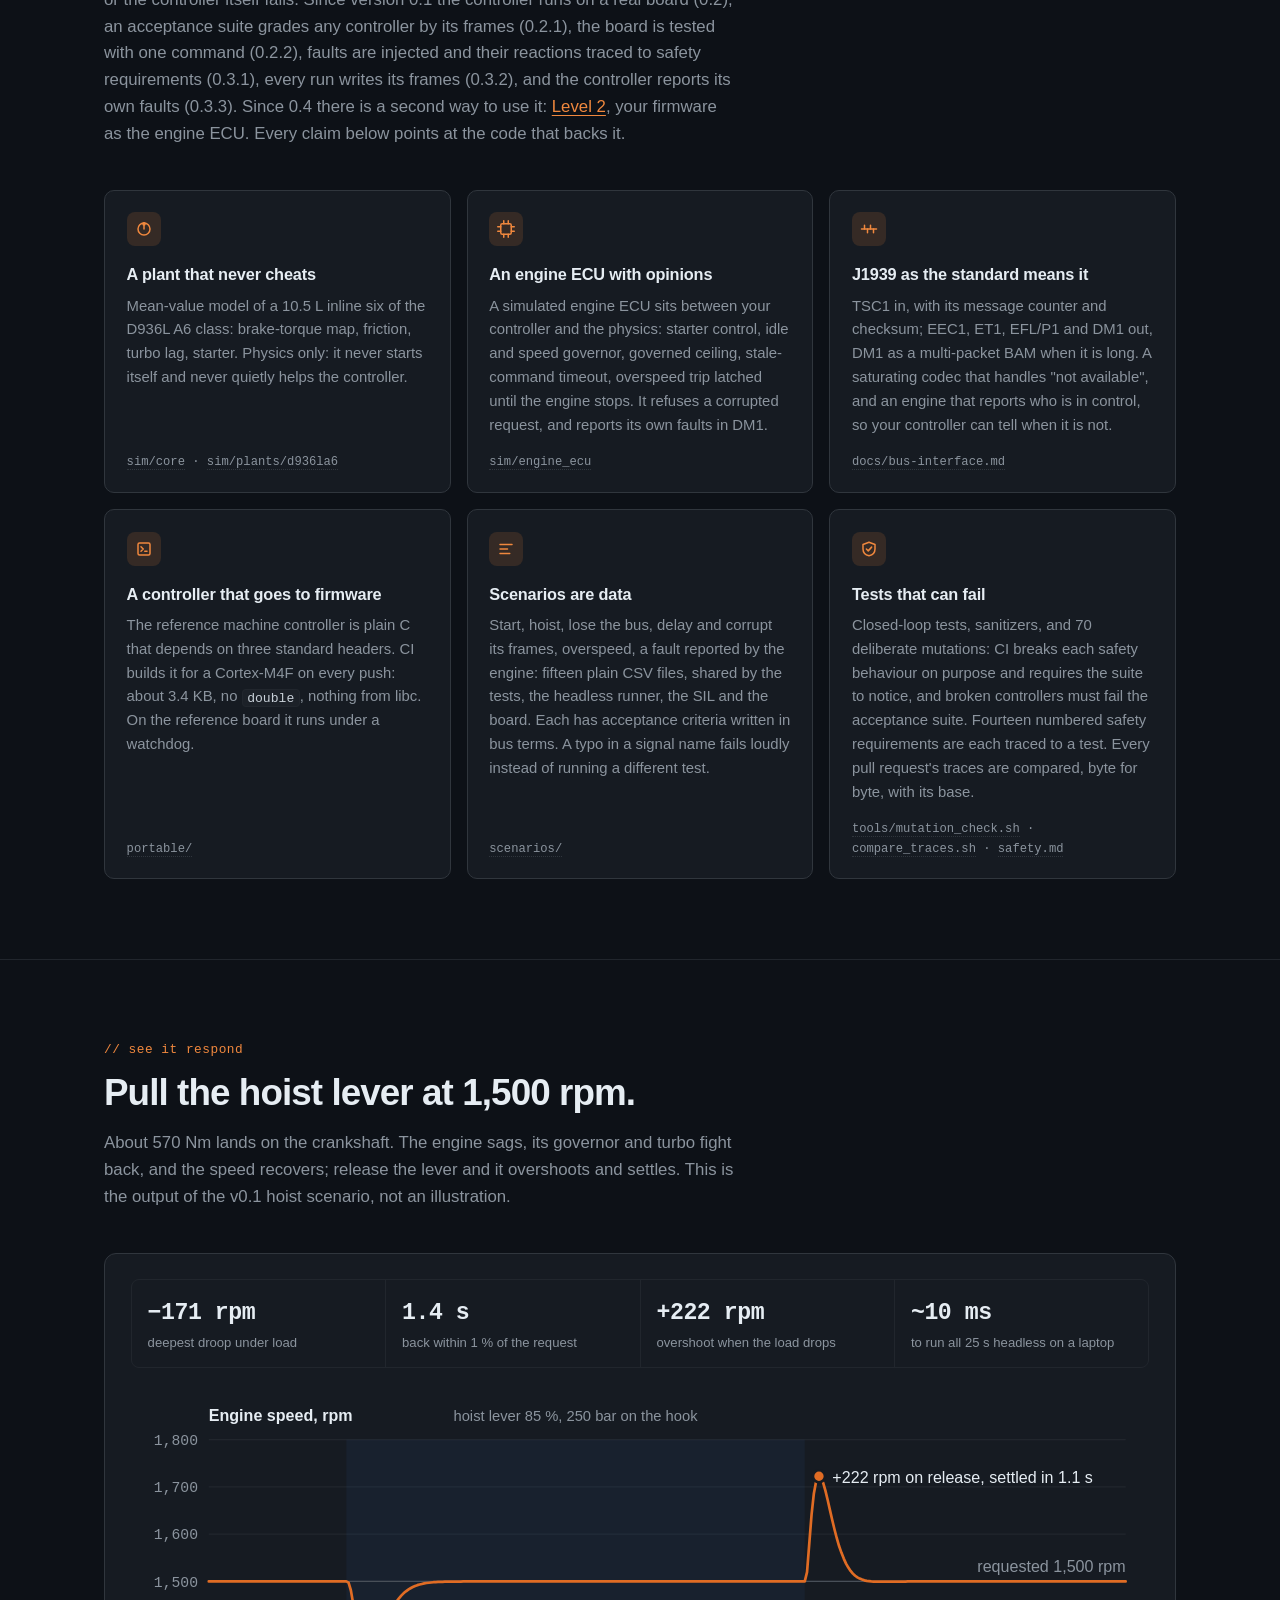
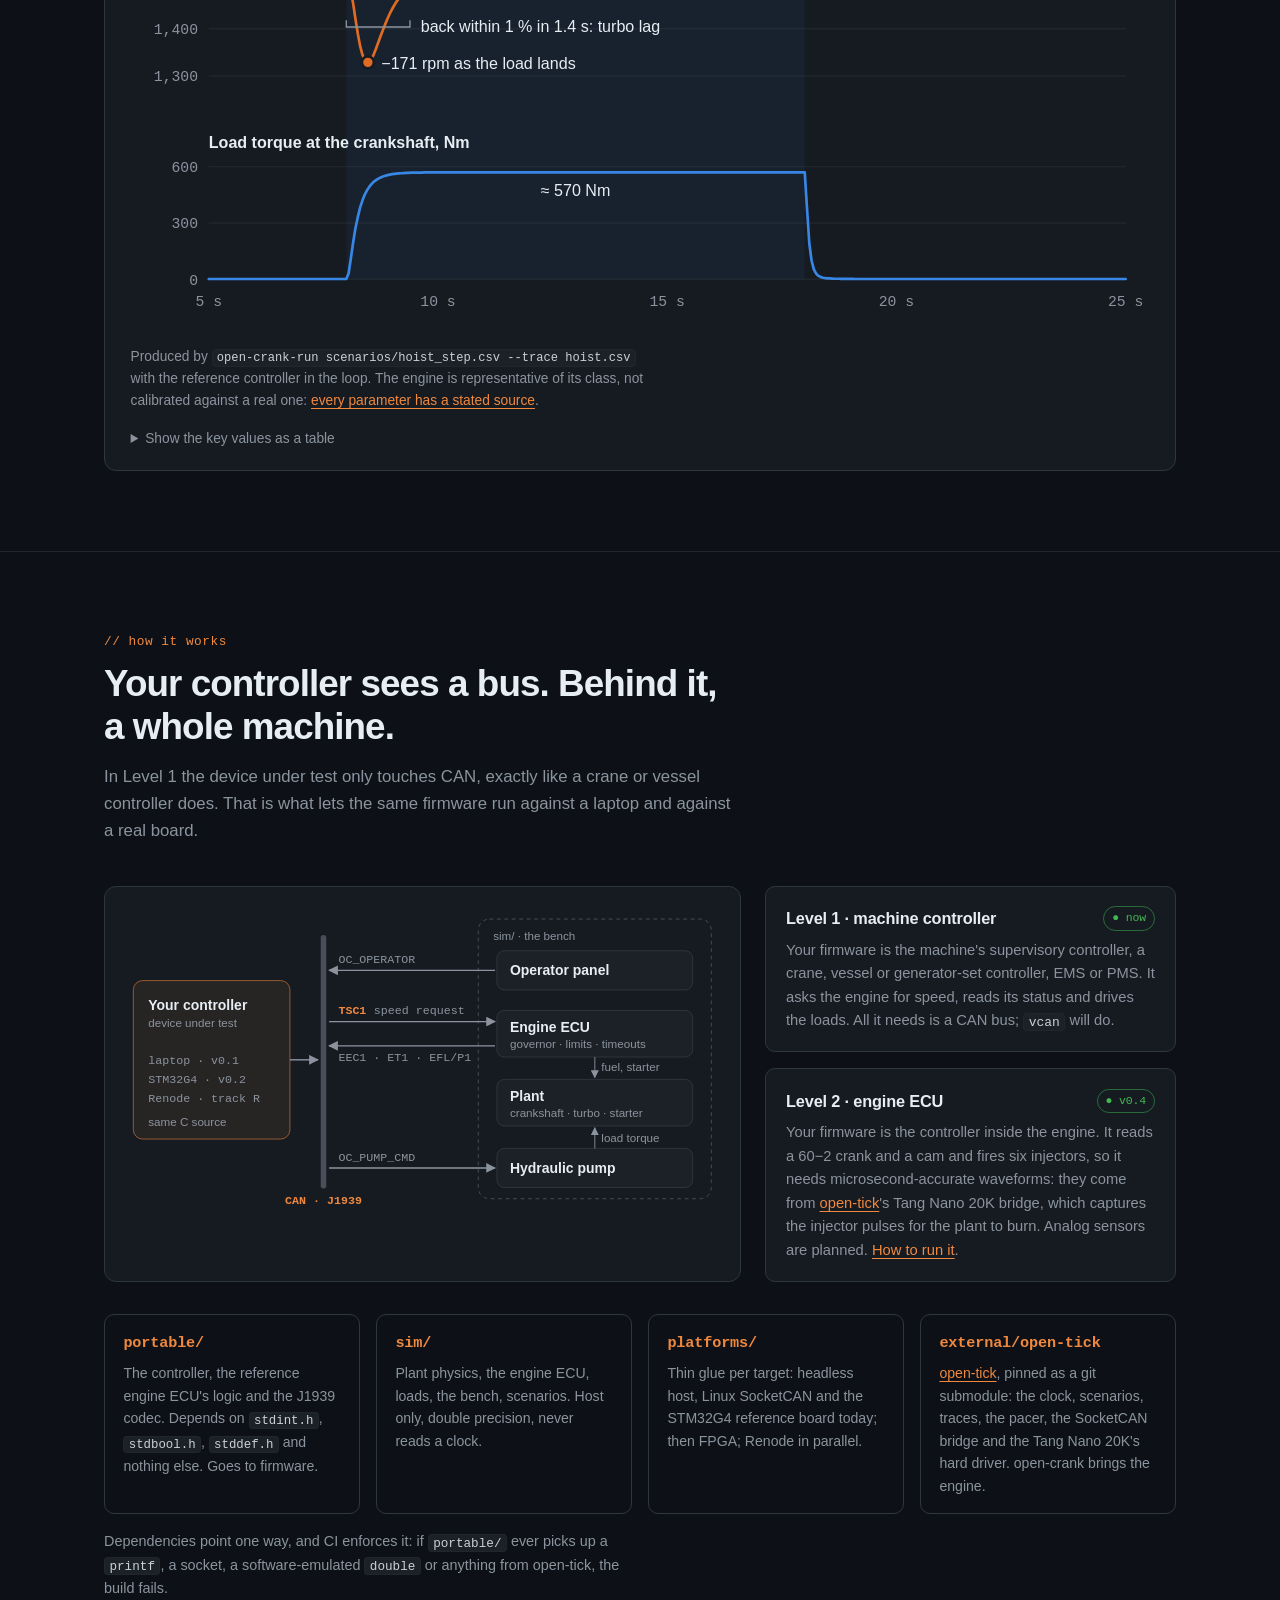
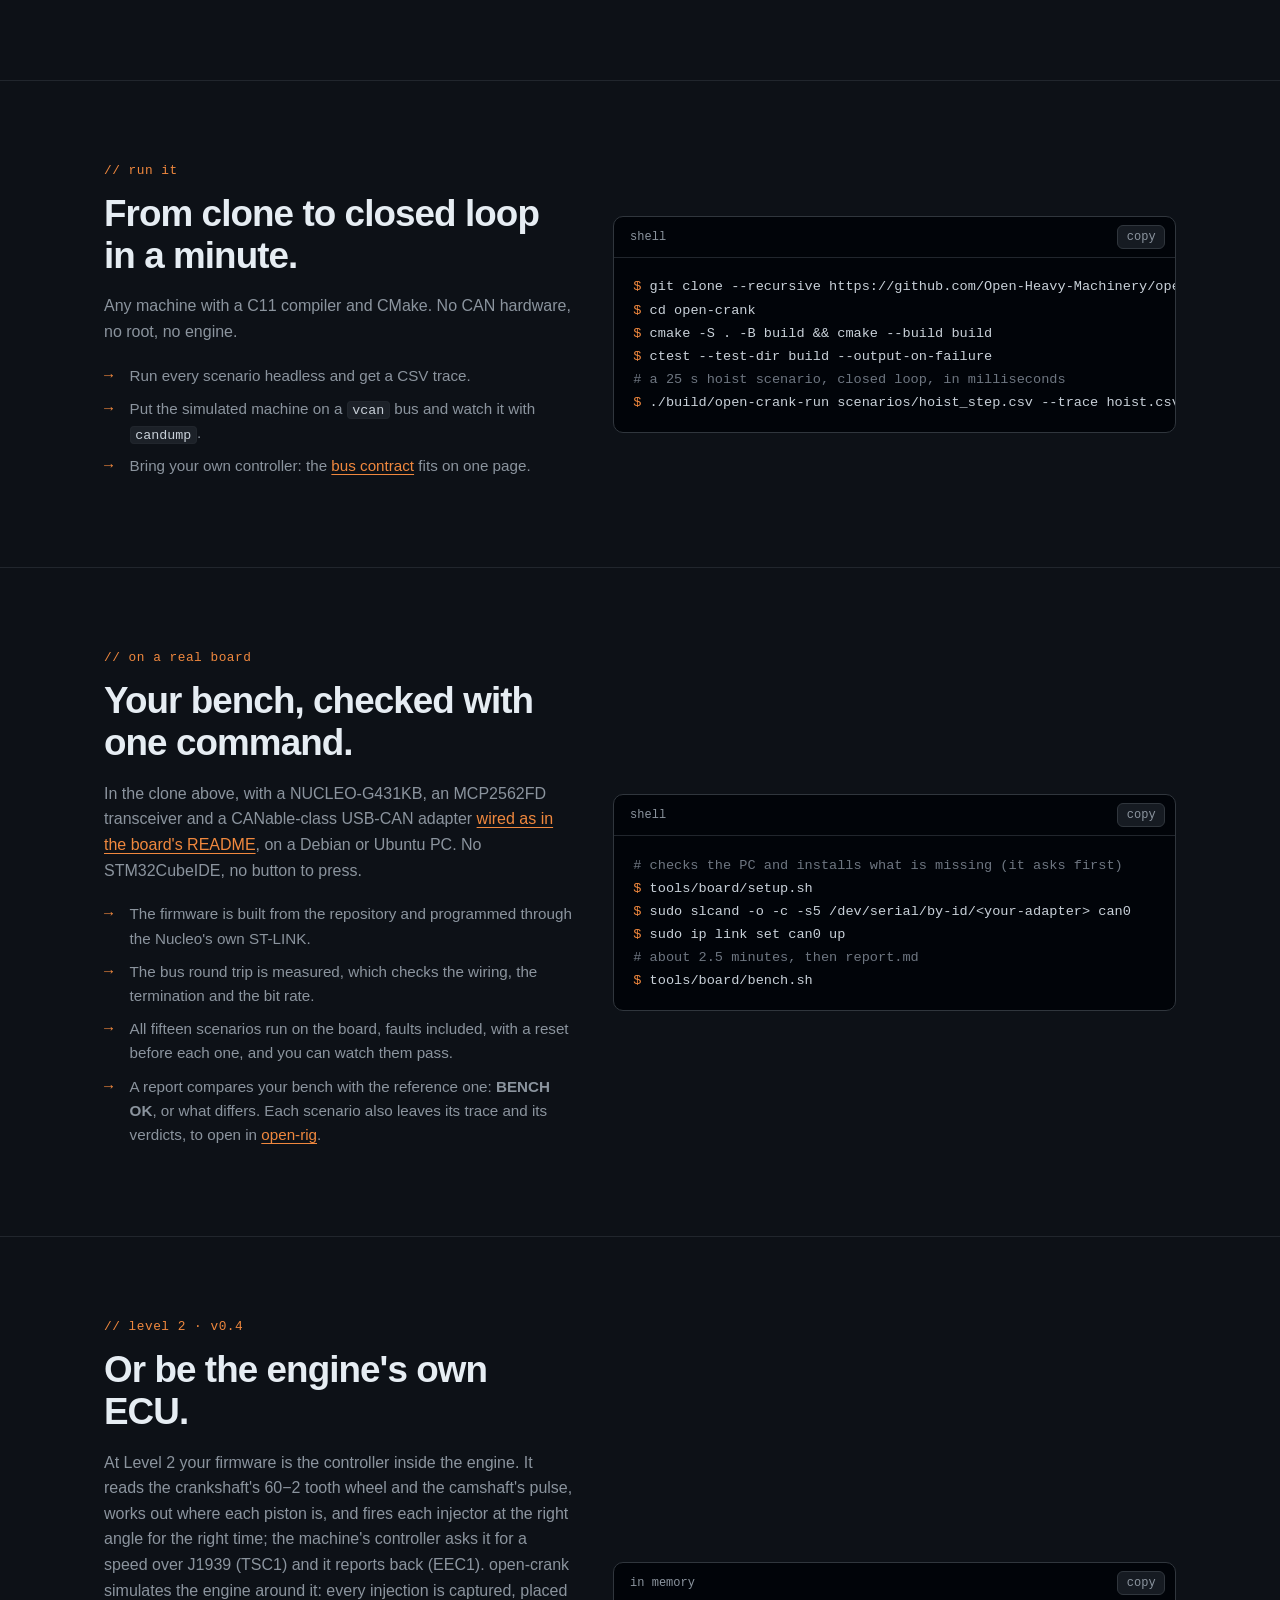
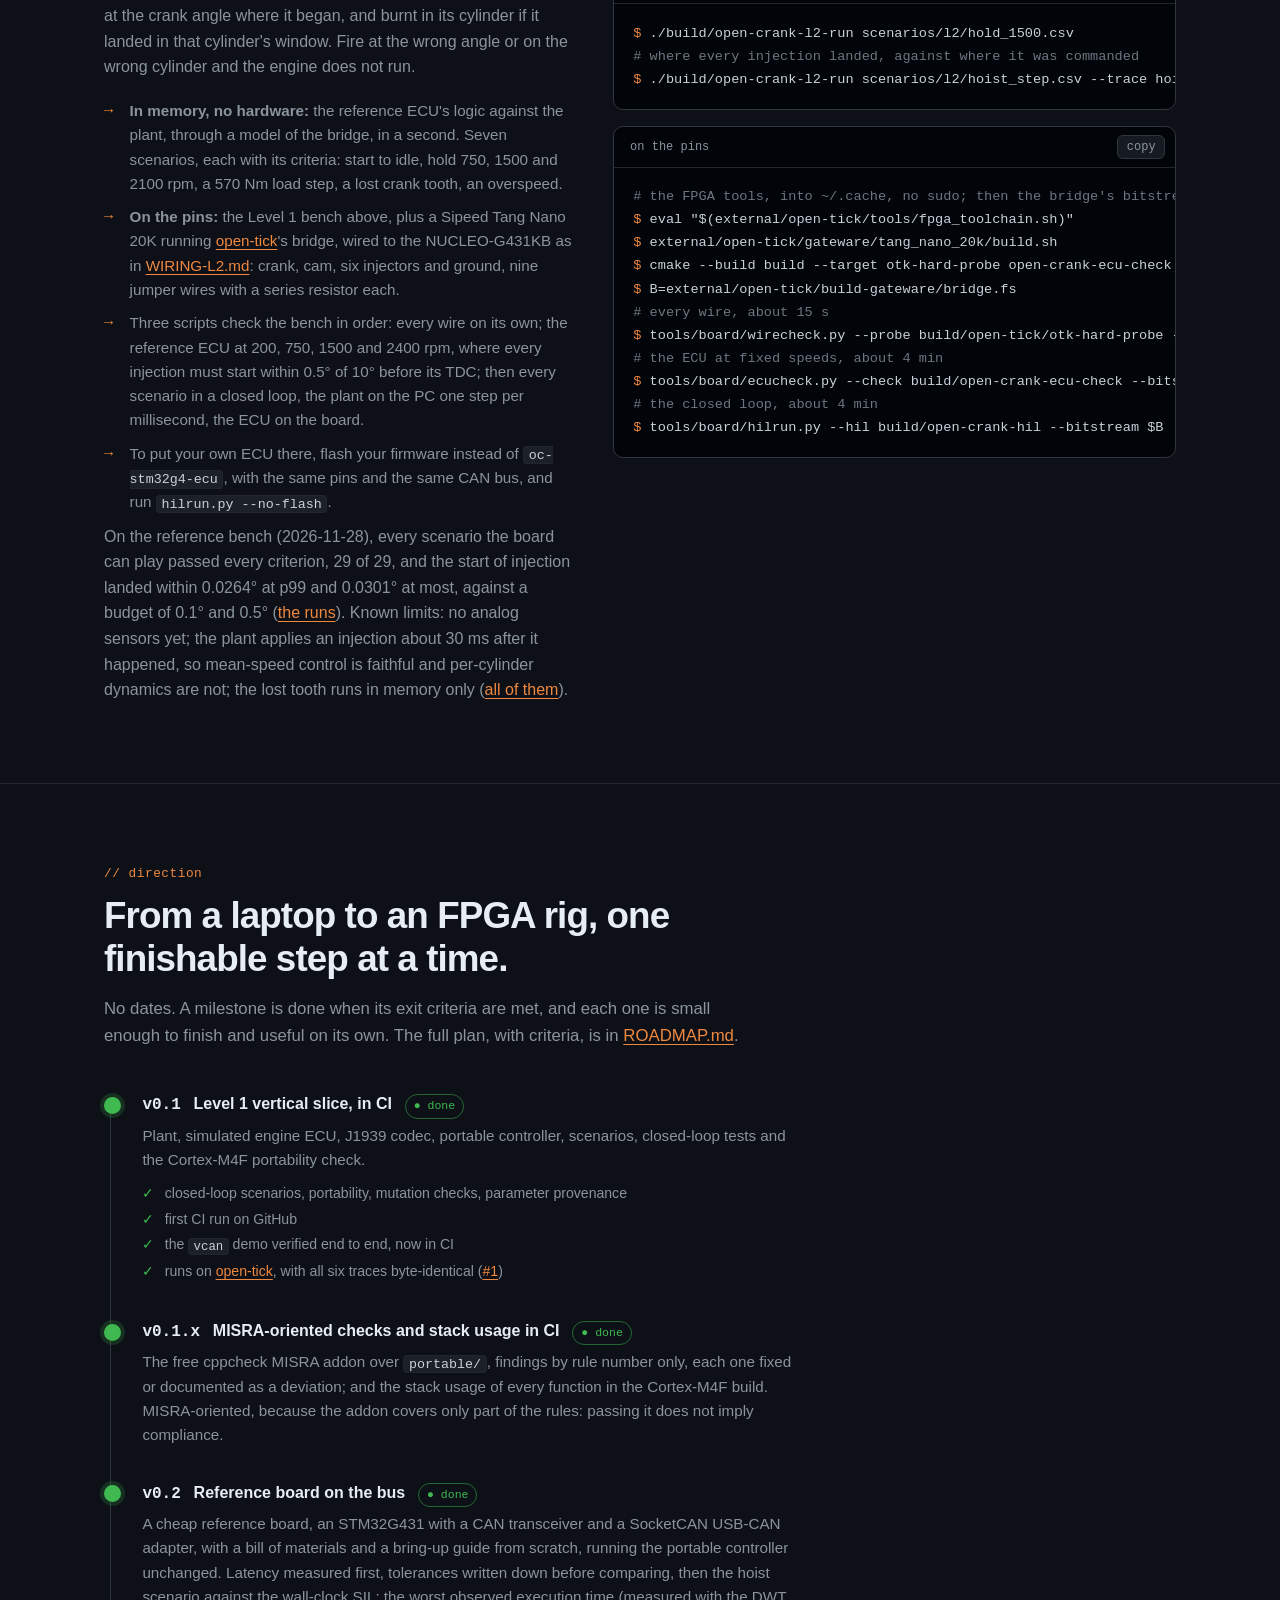
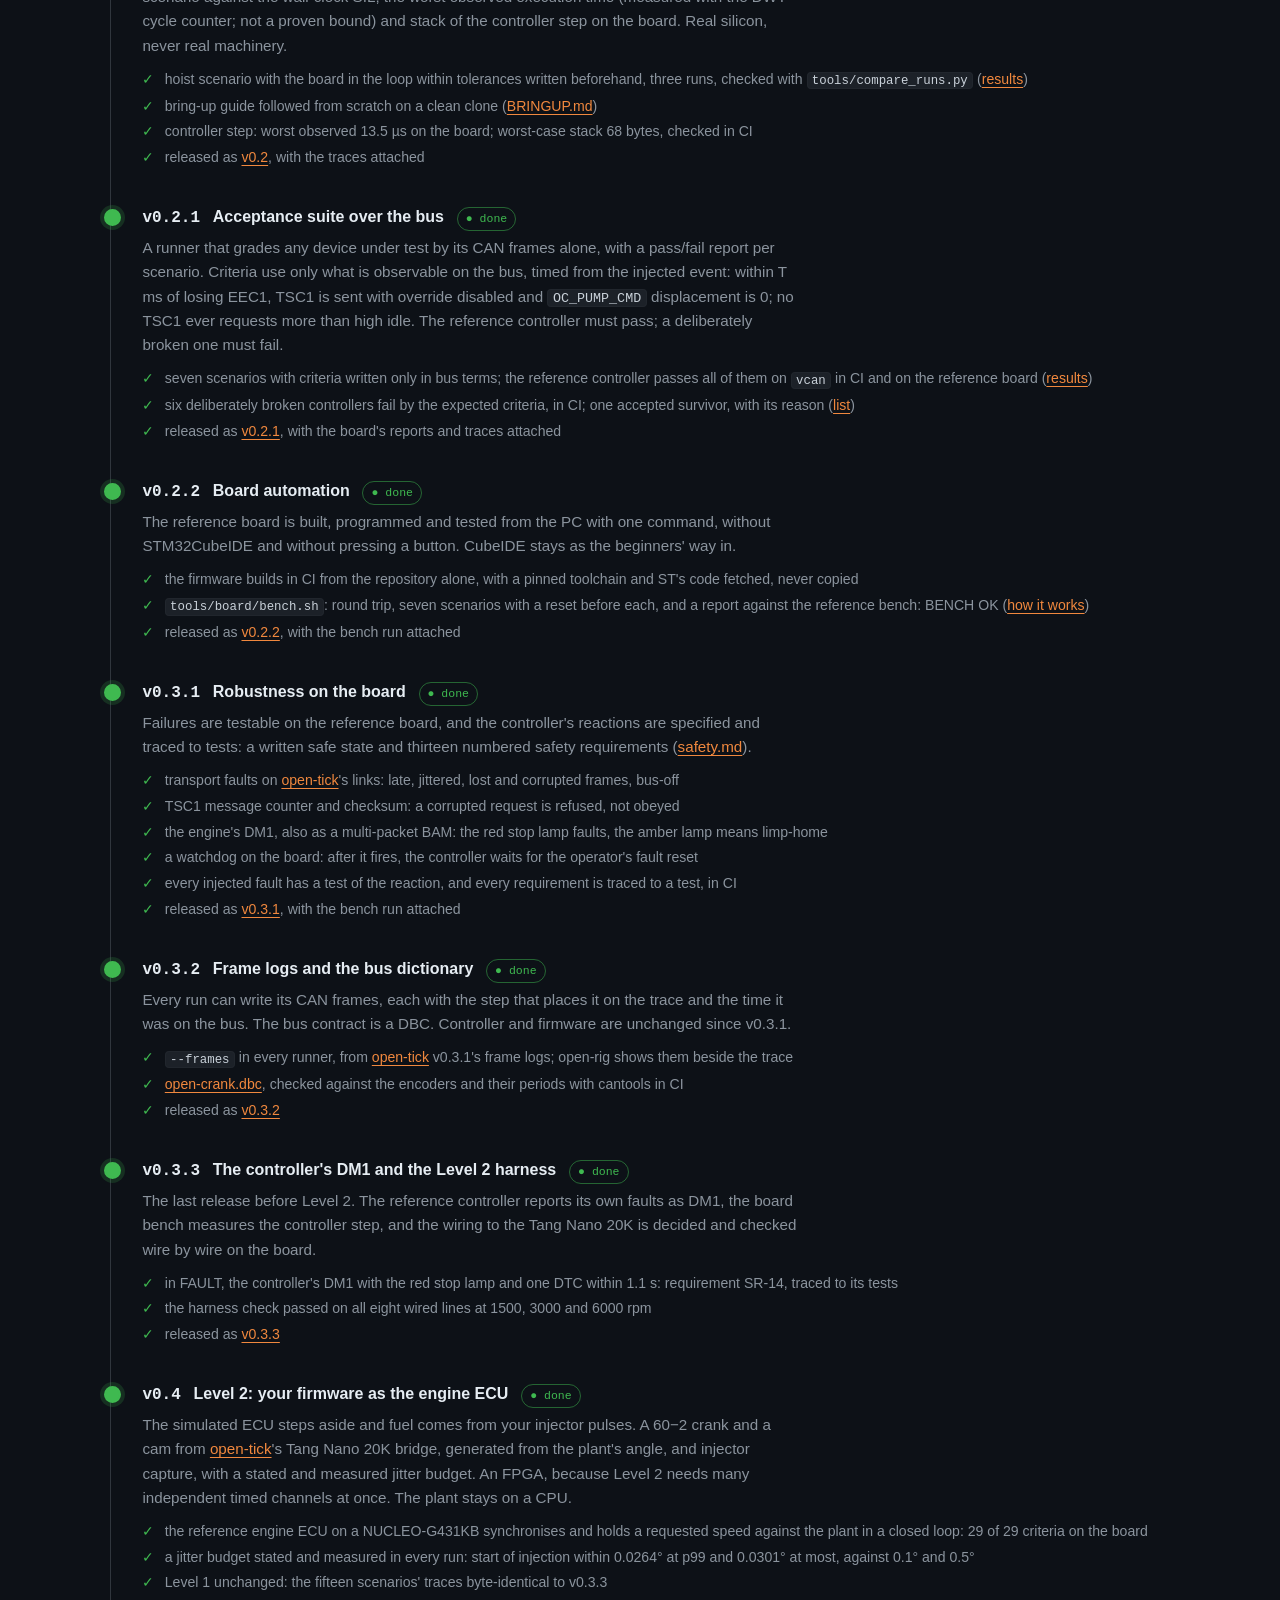
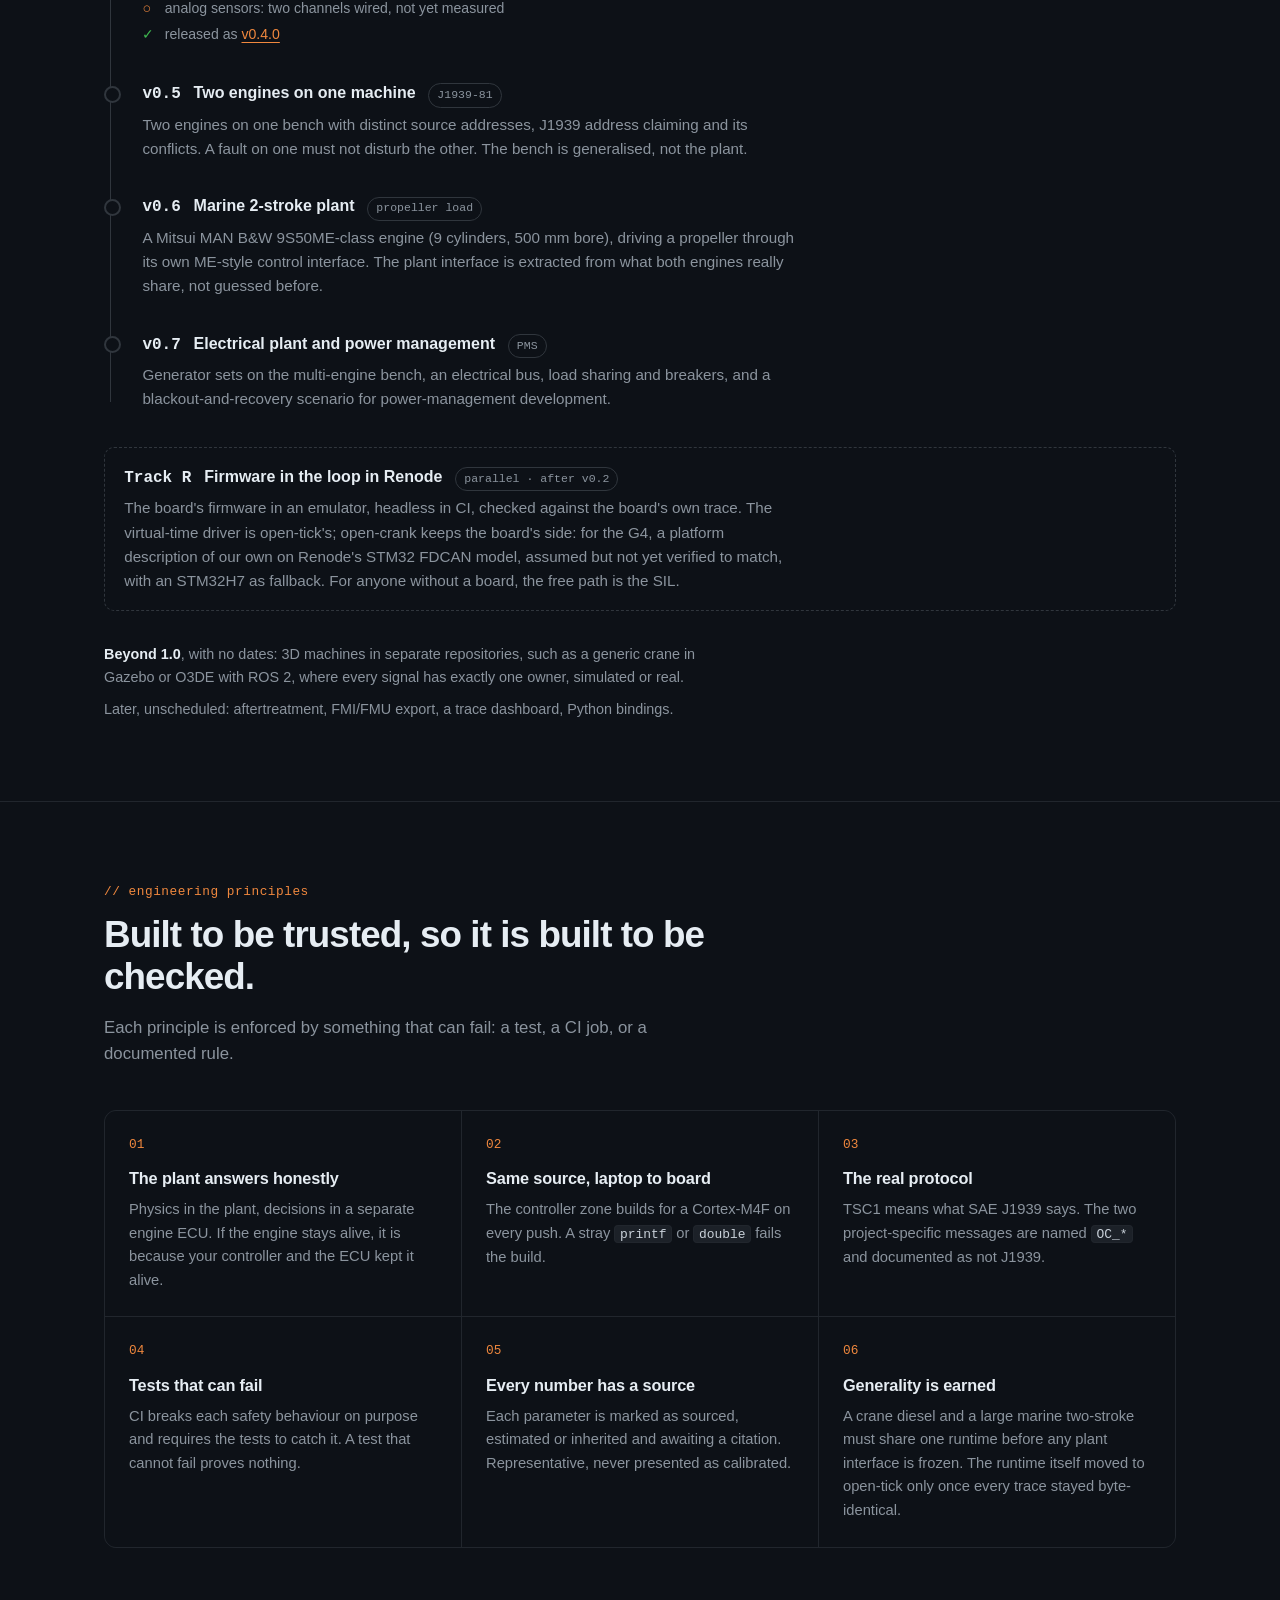
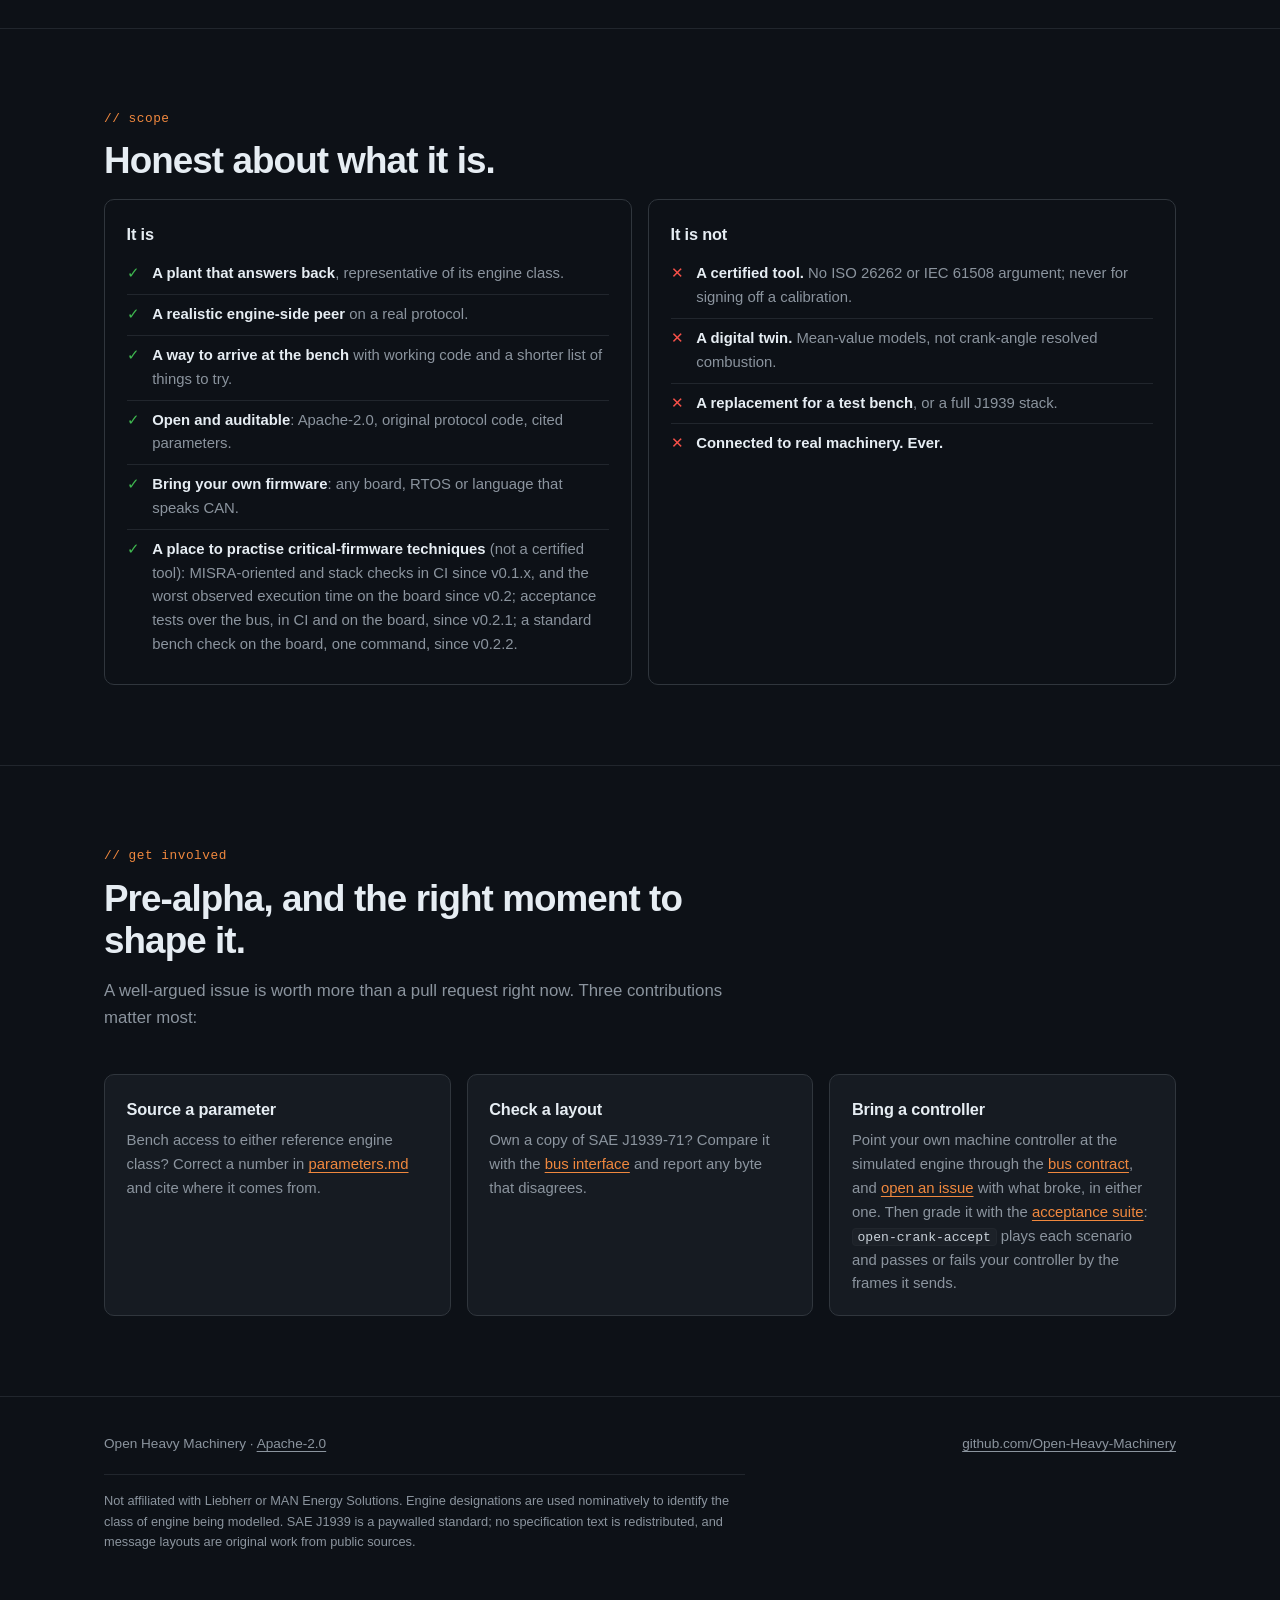
<file: open-crank/index.html>
<!DOCTYPE html>
<html lang="en">
<head>
  <meta charset="UTF-8">
  <meta name="viewport" content="width=device-width, initial-scale=1.0">
  <meta name="color-scheme" content="dark">
  <title>open-crank · a heavy-duty diesel that answers back · Open Heavy Machinery</title>
  <meta name="description" content="open-crank is a heavy-duty diesel that answers back: connect your own firmware over J1939 and practise against an engine you could never keep at home. It runs on open-tick. Part of Open Heavy Machinery: open tools to practise and develop embedded control for machines you cannot keep at home, starting with heavy machinery.">
  <meta name="theme-color" content="#0d1117">
  <link rel="canonical" href="https://open-heavy-machinery.github.io/open-crank/">
  <link rel="icon" href="data:image/svg+xml,%3Csvg xmlns='http://www.w3.org/2000/svg' viewBox='0 0 32 32'%3E%3Crect width='32' height='32' rx='7' fill='%230d1117'/%3E%3Ccircle cx='16' cy='16' r='10' fill='none' stroke='%23f0883e' stroke-width='3'/%3E%3Ccircle cx='16' cy='9.5' r='3' fill='%23f0883e'/%3E%3Ccircle cx='16' cy='16' r='2' fill='%23f0883e'/%3E%3C/svg%3E">

  <meta property="og:type" content="website">
  <meta property="og:site_name" content="Open Heavy Machinery">
  <meta property="og:url" content="https://open-heavy-machinery.github.io/open-crank/">
  <meta property="og:title" content="open-crank: a heavy-duty diesel that answers back">
  <meta property="og:description" content="Connect your own firmware over J1939 and practise against an engine you could never keep at home. Part of Open Heavy Machinery: open tools to practise and develop embedded control for machines you cannot keep at home, starting with heavy machinery.">
  <meta property="og:image" content="https://open-heavy-machinery.github.io/open-crank/og-card.png">
  <meta property="og:image:width" content="1200">
  <meta property="og:image:height" content="630">
  <meta property="og:image:alt" content="open-crank v0.4.0: engine speed through a hydraulic load step with the reference engine ECU on a real board, and where its injections landed">
  <meta name="twitter:card" content="summary_large_image">

  <link rel="stylesheet" href="../assets/site.css">
</head>
<body>
  <a class="skip-link" href="#main">Skip to content</a>

  <header class="topbar">
    <div class="wrap">
      <a class="brand" href="../" aria-label="Open Heavy Machinery, home">
        <svg width="26" height="26" viewBox="0 0 32 32" aria-hidden="true">
          <circle cx="16" cy="16" r="11" fill="none" stroke="#f0883e" stroke-width="3"/>
          <line x1="16" y1="16" x2="16" y2="8.5" stroke="#f0883e" stroke-width="3" stroke-linecap="round"/>
          <circle cx="16" cy="8.5" r="3.2" fill="#f0883e"/>
          <circle cx="16" cy="16" r="2.2" fill="#0d1117" stroke="#f0883e" stroke-width="2"/>
        </svg>
        Open Heavy Machinery
      </a>
      <nav class="topnav" aria-label="Primary">
        <a href="#today">What runs</a>
        <a href="#how">How it works</a>
        <a href="#level2">Level 2</a>
        <a href="#roadmap">Roadmap</a>
        <a class="gh" href="https://github.com/Open-Heavy-Machinery/open-crank">GitHub</a>
      </nav>
    </div>
  </header>

  <main id="main">
    <div class="org">
      <div class="wrap">
        <p>Open tools to practise and develop embedded control for machines you cannot keep at home, starting with heavy machinery.</p>
        <p class="projects">Projects: <a href="../open-tick/">open-tick</a> · <a href="./" aria-current="page">open-crank</a> · <span class="soon">open-robots (planned)</span></p>
      </div>
    </div>

    <div class="hero" id="top">
      <div class="wrap">
        <div>
          <div class="eyebrow"><span class="dot" aria-hidden="true"></span>open-crank · v0.4.0<span class="long"> · Level 2, your firmware as the engine ECU</span></div>
          <h1>A heavy-duty diesel that <em>answers back.</em></h1>
          <p class="lede">
            Connect your own firmware over <strong>J1939</strong> and practise against an engine you could never keep at home. <strong>open-crank</strong> simulates the engine, its ECU and its hydraulic load: develop, test and break your controller on a laptop, in CI and on a cheap STM32G431 board today. Or be the engine's own ECU: since v0.4 your firmware can read the crank and cam and fire the injectors. No engine required.
          </p>
          <div class="cta">
            <a class="btn primary" href="https://github.com/Open-Heavy-Machinery/open-crank">
              <svg width="16" height="16" viewBox="0 0 16 16" aria-hidden="true" fill="currentColor"><path d="M8 0C3.58 0 0 3.58 0 8a8 8 0 0 0 5.47 7.59c.4.07.55-.17.55-.38v-1.33c-2.23.48-2.7-1.07-2.7-1.07-.36-.93-.89-1.17-.89-1.17-.73-.5.06-.49.06-.49.8.06 1.23.83 1.23.83.72 1.23 1.88.87 2.34.67.07-.52.28-.87.5-1.07-1.78-.2-3.64-.89-3.64-3.95 0-.87.31-1.59.82-2.15-.08-.2-.36-1.02.08-2.12 0 0 .67-.21 2.2.82a7.6 7.6 0 0 1 4 0c1.53-1.04 2.2-.82 2.2-.82.44 1.1.16 1.92.08 2.12.51.56.82 1.27.82 2.15 0 3.07-1.87 3.75-3.65 3.95.29.25.54.73.54 1.48v2.19c0 .21.15.46.55.38A8 8 0 0 0 16 8c0-4.42-3.58-8-8-8Z"/></svg>
              open-crank on GitHub
            </a>
            <a class="btn" href="#start">Run it in a minute</a>
          </div>
          <ul class="facts" aria-label="Key facts">
            <li>C11, Apache-2.0</li>
            <li>closed-loop tests in CI</li>
            <li>controller core builds for Cortex-M4F</li>
            <li>runs on <a href="../open-tick/">open-tick</a></li>
          </ul>
        </div>

        <figure class="term" aria-labelledby="frames-caption">
          <div class="term-bar" aria-hidden="true"><i></i><i></i><i></i><span>J1939 · hoist scenario · t = 9.00 s</span></div>
          <ol class="frames">
            <li><span class="id">0C000027</span><span class="bytes"><b>F1 E0 2E</b> FF FF FF FF FF</span><span class="msg">TSC1 <span class="dir">controller → engine</span><small>speed control, 1,500.0 rpm</small></span></li>
            <li><span class="id">0CF00400</span><span class="bytes">FF AA AA <b>0D 2D 27</b> FF FF</span><span class="msg">EEC1 <span class="dir">engine</span><small>1,441.6 rpm · 45 % torque · in control: 0x27</small></span></li>
            <li><span class="id">0CFF2127</span><span class="bytes"><b>D5</b> FF FF FF FF FF FF FF</span><span class="msg">OC_PUMP_CMD <span class="dir">controller → pump</span><small>hoist pump displacement 85.2 %</small></span></li>
            <li><span class="id">18FF20FC</span><span class="bytes"><b>E0 2E D5</b> FC FF FF FF FF</span><span class="msg">OC_OPERATOR <span class="dir">operator panel</span><small>hand throttle 1,500 rpm · hoist lever 85.2 %</small></span></li>
            <li><span class="id">18FEEF00</span><span class="bytes">FF FF FF <b>6B</b> FF FF FF FF</span><span class="msg">EFL/P1 <span class="dir">engine</span><small>oil pressure 428 kPa</small></span></li>
            <li><span class="id">18FEEE00</span><span class="bytes"><b>41</b> FF FF FF FF FF FF FF</span><span class="msg">ET1 <span class="dir">engine</span><small>coolant 25 °C, still warming up</small></span></li>
          </ol>
          <figcaption class="term-foot" id="frames-caption">Real frames from the v0.1 closed loop, one second after the hoist load lands: the engine is 58 rpm short of the request and closing the gap as its turbo spools. The <code>OC_*</code> messages are open-crank's own, not J1939.</figcaption>
        </figure>
      </div>
    </div>

    <section aria-labelledby="why-h">
      <div class="wrap why">
        <div>
          <div class="kicker">// why</div>
          <h2 id="why-h">The barrier is access, not knowledge.</h2>
          <p>Real engines, dynamometer cells and HIL rigs are expensive and booked solid. Most engineers who want to learn energy- and power-management control never get past a bench-supply motor, and teams arrive at the test bench with code that has never felt a real load.</p>
          <p>Open Heavy Machinery builds the missing half of the loop in the open: plants, engine-side peers and test infrastructure you can read, run in CI, and argue with.</p>
        </div>
        <p class="quote">"A control regression should fail a build, not a shift."<small>The promise every open-crank test is written to keep.</small></p>
      </div>
    </section>

    <section id="today" aria-labelledby="today-h">
      <div class="wrap">
        <div class="kicker">// what runs today · v0.4.0</div>
        <h2 id="today-h">A complete control loop, on the bus, in CI.</h2>
        <p class="intro">A Level 1 machine: a controller asks a simulated engine for speed over J1939 while a hydraulic hoist loads it, and tests prove what happens, also when the bus, the engine or the controller itself fails. Since version 0.1 the controller runs on a real board (0.2), an acceptance suite grades any controller by its frames (0.2.1), the board is tested with one command (0.2.2), faults are injected and their reactions traced to safety requirements (0.3.1), every run writes its frames (0.3.2), and the controller reports its own faults (0.3.3). Since 0.4 there is a second way to use it: <a href="#level2">Level 2</a>, your firmware as the engine ECU. Every claim below points at the code that backs it.</p>
        <div class="grid">
          <article class="card">
            <div class="ico" aria-hidden="true"><svg width="18" height="18" viewBox="0 0 24 24" fill="none" stroke="currentColor" stroke-width="2" stroke-linecap="round"><circle cx="12" cy="12" r="8"/><path d="M12 12V5"/><circle cx="12" cy="5" r="1.5" fill="currentColor"/></svg></div>
            <h3>A plant that never cheats</h3>
            <p>Mean-value model of a 10.5 L inline six of the D936L A6 class: brake-torque map, friction, turbo lag, starter. Physics only: it never starts itself and never quietly helps the controller.</p>
            <div class="where"><a href="https://github.com/Open-Heavy-Machinery/open-crank/tree/main/sim/core">sim/core</a> · <a href="https://github.com/Open-Heavy-Machinery/open-crank/tree/main/sim/plants/d936la6">sim/plants/d936la6</a></div>
          </article>
          <article class="card">
            <div class="ico" aria-hidden="true"><svg width="18" height="18" viewBox="0 0 24 24" fill="none" stroke="currentColor" stroke-width="2" stroke-linecap="round"><rect x="5" y="5" width="14" height="14" rx="2"/><path d="M9 1v4M15 1v4M9 19v4M15 19v4M1 9h4M1 15h4M19 9h4M19 15h4"/></svg></div>
            <h3>An engine ECU with opinions</h3>
            <p>A simulated engine ECU sits between your controller and the physics: starter control, idle and speed governor, governed ceiling, stale-command timeout, overspeed trip latched until the engine stops. It refuses a corrupted request, and reports its own faults in DM1.</p>
            <div class="where"><a href="https://github.com/Open-Heavy-Machinery/open-crank/tree/main/sim/engine_ecu">sim/engine_ecu</a></div>
          </article>
          <article class="card">
            <div class="ico" aria-hidden="true"><svg width="18" height="18" viewBox="0 0 24 24" fill="none" stroke="currentColor" stroke-width="2" stroke-linecap="round"><path d="M2 12h20"/><path d="M6 12V7M10 12v5M14 12V7M18 12v5"/></svg></div>
            <h3>J1939 as the standard means it</h3>
            <p>TSC1 in, with its message counter and checksum; EEC1, ET1, EFL/P1 and DM1 out, DM1 as a multi-packet BAM when it is long. A saturating codec that handles "not available", and an engine that reports who is in control, so your controller can tell when it is not.</p>
            <div class="where"><a href="https://github.com/Open-Heavy-Machinery/open-crank/blob/main/docs/bus-interface.md">docs/bus-interface.md</a></div>
          </article>
          <article class="card">
            <div class="ico" aria-hidden="true"><svg width="18" height="18" viewBox="0 0 24 24" fill="none" stroke="currentColor" stroke-width="2" stroke-linecap="round" stroke-linejoin="round"><rect x="4" y="4" width="16" height="16" rx="2"/><path d="M8 9l3 3-3 3M13 15h3"/></svg></div>
            <h3>A controller that goes to firmware</h3>
            <p>The reference machine controller is plain C that depends on three standard headers. CI builds it for a Cortex-M4F on every push: about 3.4 KB, no <code>double</code>, nothing from libc. On the reference board it runs under a watchdog.</p>
            <div class="where"><a href="https://github.com/Open-Heavy-Machinery/open-crank/tree/main/portable">portable/</a></div>
          </article>
          <article class="card">
            <div class="ico" aria-hidden="true"><svg width="18" height="18" viewBox="0 0 24 24" fill="none" stroke="currentColor" stroke-width="2" stroke-linecap="round"><path d="M4 6h16M4 12h10M4 18h13"/></svg></div>
            <h3>Scenarios are data</h3>
            <p>Start, hoist, lose the bus, delay and corrupt its frames, overspeed, a fault reported by the engine: fifteen plain CSV files, shared by the tests, the headless runner, the SIL and the board. Each has acceptance criteria written in bus terms. A typo in a signal name fails loudly instead of running a different test.</p>
            <div class="where"><a href="https://github.com/Open-Heavy-Machinery/open-crank/tree/main/scenarios">scenarios/</a></div>
          </article>
          <article class="card">
            <div class="ico" aria-hidden="true"><svg width="18" height="18" viewBox="0 0 24 24" fill="none" stroke="currentColor" stroke-width="2" stroke-linecap="round" stroke-linejoin="round"><path d="M12 3l8 3v6c0 4.5-3.4 8-8 9-4.6-1-8-4.5-8-9V6z"/><path d="M8.5 12l2.5 2.5 4.5-5"/></svg></div>
            <h3>Tests that can fail</h3>
            <p>Closed-loop tests, sanitizers, and 70 deliberate mutations: CI breaks each safety behaviour on purpose and requires the suite to notice, and broken controllers must fail the acceptance suite. Fourteen numbered safety requirements are each traced to a test. Every pull request's traces are compared, byte for byte, with its base.</p>
            <div class="where"><a href="https://github.com/Open-Heavy-Machinery/open-crank/blob/main/tools/mutation_check.sh">tools/mutation_check.sh</a> · <a href="https://github.com/Open-Heavy-Machinery/open-crank/blob/main/tools/compare_traces.sh">compare_traces.sh</a> · <a href="https://github.com/Open-Heavy-Machinery/open-crank/blob/main/docs/safety.md">safety.md</a></div>
          </article>
        </div>
      </div>
    </section>

    <section aria-labelledby="respond-h">
      <div class="wrap">
        <div class="kicker">// see it respond</div>
        <h2 id="respond-h">Pull the hoist lever at 1,500 rpm.</h2>
        <p class="intro">About 570 Nm lands on the crankshaft. The engine sags, its governor and turbo fight back, and the speed recovers; release the lever and it overshoots and settles. This is the output of the v0.1 hoist scenario, not an illustration.</p>
        <div class="figure">
          <div class="stats">
            <div class="stat"><div class="value">−171 rpm</div><div class="label">deepest droop under load</div></div>
            <div class="stat"><div class="value">1.4 s</div><div class="label">back within 1 % of the request</div></div>
            <div class="stat"><div class="value">+222 rpm</div><div class="label">overshoot when the load drops</div></div>
            <div class="stat"><div class="value">~10 ms</div><div class="label">to run all 25 s headless on a laptop</div></div>
          </div>
          <p class="scroll-hint" aria-hidden="true">Swipe the chart sideways to see all of it.</p>
          <div class="chart" id="chart">
            <svg class="chart-svg" viewBox="0 0 760 400" role="img" aria-labelledby="chart-title chart-desc">
            <title id="chart-title">Engine speed and load torque during a hydraulic load step</title>
            <desc id="chart-desc">At 8 s the hoist takes about 570 Nm. Speed drops from 1500 to 1329 rpm, is back within 1 % 1.4 s after the step, and holds 1500 rpm. At 18 s the load is released: speed overshoots to 1722 rpm and is back within 1 % after 1.1 s.</desc>
            <line class="grid" x1="58" x2="742" y1="210.4" y2="210.4"/>
            <text class="tick" x="50" y="214.4" text-anchor="end">1,300</text>
            <line class="grid" x1="58" x2="742" y1="175.1" y2="175.1"/>
            <text class="tick" x="50" y="179.1" text-anchor="end">1,400</text>
            <line class="grid" x1="58" x2="742" y1="139.8" y2="139.8"/>
            <text class="tick" x="50" y="143.8" text-anchor="end">1,500</text>
            <line class="grid" x1="58" x2="742" y1="104.5" y2="104.5"/>
            <text class="tick" x="50" y="108.5" text-anchor="end">1,600</text>
            <line class="grid" x1="58" x2="742" y1="69.3" y2="69.3"/>
            <text class="tick" x="50" y="73.3" text-anchor="end">1,700</text>
            <line class="grid" x1="58" x2="742" y1="34.0" y2="34.0"/>
            <text class="tick" x="50" y="38.0" text-anchor="end">1,800</text>
            <line class="grid" x1="58" x2="742" y1="362.0" y2="362.0"/>
            <text class="tick" x="50" y="366.0" text-anchor="end">0</text>
            <line class="grid" x1="58" x2="742" y1="320.0" y2="320.0"/>
            <text class="tick" x="50" y="324.0" text-anchor="end">300</text>
            <line class="grid" x1="58" x2="742" y1="278.0" y2="278.0"/>
            <text class="tick" x="50" y="282.0" text-anchor="end">600</text>
            <text class="tick" x="58.0" y="382" text-anchor="middle">5 s</text>
            <text class="tick" x="229.0" y="382" text-anchor="middle">10 s</text>
            <text class="tick" x="400.0" y="382" text-anchor="middle">15 s</text>
            <text class="tick" x="571.0" y="382" text-anchor="middle">20 s</text>
            <text class="tick" x="742.0" y="382" text-anchor="middle">25 s</text>
            <rect class="band" x="160.6" y="34" width="342.0" height="328"/>
            <text class="panel-title" x="58" y="20">Engine speed, rpm</text>
            <text class="panel-title" x="58" y="264">Load torque at the crankshaft, Nm</text>
            <text class="band-label" x="331.6" y="20" text-anchor="middle">hoist lever 85 %, 250 bar on the hook</text>
            <line class="ref" x1="58" x2="742" y1="139.8" y2="139.8"/>
            <path class="line line-speed" d="M58.0,139.8 L59.7,139.8 L61.4,139.8 L63.1,139.8 L64.8,139.8 L66.5,139.8 L68.3,139.8 L70.0,139.8 L71.7,139.8 L73.4,139.8 L75.1,139.8 L76.8,139.8 L78.5,139.8 L80.2,139.8 L81.9,139.8 L83.7,139.8 L85.4,139.8 L87.1,139.8 L88.8,139.8 L90.5,139.8 L92.2,139.8 L93.9,139.8 L95.6,139.8 L97.3,139.8 L99.0,139.8 L100.8,139.8 L102.5,139.8 L104.2,139.8 L105.9,139.8 L107.6,139.8 L109.3,139.8 L111.0,139.8 L112.7,139.8 L114.4,139.8 L116.1,139.8 L117.8,139.8 L119.6,139.8 L121.3,139.8 L123.0,139.8 L124.7,139.8 L126.4,139.8 L128.1,139.8 L129.8,139.8 L131.5,139.8 L133.2,139.8 L134.9,139.8 L136.7,139.8 L138.4,139.8 L140.1,139.8 L141.8,139.8 L143.5,139.8 L145.2,139.8 L146.9,139.8 L148.6,139.8 L150.3,139.8 L152.1,139.8 L153.8,139.8 L155.5,139.8 L157.2,139.8 L158.9,139.8 L160.6,139.8 L162.3,140.7 L164.0,146.4 L165.7,156.2 L167.4,167.7 L169.2,178.8 L170.9,187.9 L172.6,194.4 L174.3,198.4 L176.0,200.1 L177.7,199.8 L179.4,197.7 L181.1,194.2 L182.8,189.9 L184.5,185.2 L186.2,180.5 L188.0,175.9 L189.7,171.5 L191.4,167.5 L193.1,163.7 L194.8,160.4 L196.5,157.4 L198.2,154.7 L199.9,152.4 L201.6,150.4 L203.3,148.7 L205.1,147.2 L206.8,145.9 L208.5,144.9 L210.2,144.0 L211.9,143.2 L213.6,142.6 L215.3,142.1 L217.0,141.7 L218.7,141.3 L220.4,141.0 L222.2,140.8 L223.9,140.6 L225.6,140.4 L227.3,140.3 L229.0,140.2 L230.7,140.1 L232.4,140.1 L234.1,140.0 L235.8,140.0 L237.6,139.9 L239.3,139.9 L241.0,139.9 L242.7,139.9 L244.4,139.9 L246.1,139.9 L247.8,139.8 L249.5,139.8 L251.2,139.8 L252.9,139.8 L254.6,139.8 L256.4,139.8 L258.1,139.8 L259.8,139.8 L261.5,139.8 L263.2,139.8 L264.9,139.8 L266.6,139.8 L268.3,139.8 L270.0,139.8 L271.8,139.8 L273.5,139.8 L275.2,139.8 L276.9,139.8 L278.6,139.8 L280.3,139.8 L282.0,139.8 L283.7,139.8 L285.4,139.8 L287.1,139.8 L288.9,139.8 L290.6,139.8 L292.3,139.8 L294.0,139.8 L295.7,139.8 L297.4,139.8 L299.1,139.8 L300.8,139.8 L302.5,139.8 L304.2,139.8 L305.9,139.8 L307.7,139.8 L309.4,139.8 L311.1,139.8 L312.8,139.8 L314.5,139.8 L316.2,139.8 L317.9,139.8 L319.6,139.8 L321.3,139.8 L323.1,139.8 L324.8,139.8 L326.5,139.8 L328.2,139.8 L329.9,139.8 L331.6,139.8 L333.3,139.8 L335.0,139.8 L336.7,139.8 L338.4,139.8 L340.1,139.8 L341.9,139.8 L343.6,139.8 L345.3,139.8 L347.0,139.8 L348.7,139.8 L350.4,139.8 L352.1,139.8 L353.8,139.8 L355.5,139.8 L357.2,139.8 L359.0,139.8 L360.7,139.8 L362.4,139.8 L364.1,139.8 L365.8,139.8 L367.5,139.8 L369.2,139.8 L370.9,139.8 L372.6,139.8 L374.4,139.8 L376.1,139.8 L377.8,139.8 L379.5,139.8 L381.2,139.8 L382.9,139.8 L384.6,139.8 L386.3,139.8 L388.0,139.8 L389.7,139.8 L391.4,139.8 L393.2,139.8 L394.9,139.8 L396.6,139.8 L398.3,139.8 L400.0,139.8 L401.7,139.8 L403.4,139.8 L405.1,139.8 L406.8,139.8 L408.5,139.8 L410.3,139.8 L412.0,139.8 L413.7,139.8 L415.4,139.8 L417.1,139.8 L418.8,139.8 L420.5,139.8 L422.2,139.8 L423.9,139.8 L425.6,139.8 L427.4,139.8 L429.1,139.8 L430.8,139.8 L432.5,139.8 L434.2,139.8 L435.9,139.8 L437.6,139.8 L439.3,139.8 L441.0,139.8 L442.8,139.8 L444.5,139.8 L446.2,139.8 L447.9,139.8 L449.6,139.8 L451.3,139.8 L453.0,139.8 L454.7,139.8 L456.4,139.8 L458.1,139.8 L459.9,139.8 L461.6,139.8 L463.3,139.8 L465.0,139.8 L466.7,139.8 L468.4,139.8 L470.1,139.8 L471.8,139.8 L473.5,139.8 L475.2,139.8 L477.0,139.8 L478.7,139.8 L480.4,139.8 L482.1,139.8 L483.8,139.8 L485.5,139.8 L487.2,139.8 L488.9,139.8 L490.6,139.8 L492.3,139.8 L494.0,139.8 L495.8,139.8 L497.5,139.8 L499.2,139.8 L500.9,139.8 L502.6,139.8 L504.3,132.9 L506.0,111.3 L507.7,89.8 L509.4,74.2 L511.1,65.0 L512.9,61.5 L514.6,62.3 L516.3,66.2 L518.0,72.1 L519.7,79.1 L521.4,86.6 L523.1,94.0 L524.8,101.1 L526.5,107.6 L528.2,113.4 L530.0,118.5 L531.7,122.8 L533.4,126.5 L535.1,129.5 L536.8,132.0 L538.5,134.0 L540.2,135.6 L541.9,136.8 L543.6,137.7 L545.4,138.4 L547.1,139.0 L548.8,139.4 L550.5,139.6 L552.2,139.8 L553.9,139.9 L555.6,140.0 L557.3,140.0 L559.0,140.0 L560.7,140.0 L562.5,140.0 L564.2,140.0 L565.9,140.0 L567.6,140.0 L569.3,139.9 L571.0,139.9 L572.7,139.9 L574.4,139.9 L576.1,139.9 L577.8,139.9 L579.5,139.8 L581.3,139.8 L583.0,139.8 L584.7,139.8 L586.4,139.8 L588.1,139.8 L589.8,139.8 L591.5,139.8 L593.2,139.8 L594.9,139.8 L596.6,139.8 L598.4,139.8 L600.1,139.8 L601.8,139.8 L603.5,139.8 L605.2,139.8 L606.9,139.8 L608.6,139.8 L610.3,139.8 L612.0,139.8 L613.8,139.8 L615.5,139.8 L617.2,139.8 L618.9,139.8 L620.6,139.8 L622.3,139.8 L624.0,139.8 L625.7,139.8 L627.4,139.8 L629.1,139.8 L630.9,139.8 L632.6,139.8 L634.3,139.8 L636.0,139.8 L637.7,139.8 L639.4,139.8 L641.1,139.8 L642.8,139.8 L644.5,139.8 L646.2,139.8 L648.0,139.8 L649.7,139.8 L651.4,139.8 L653.1,139.8 L654.8,139.8 L656.5,139.8 L658.2,139.8 L659.9,139.8 L661.6,139.8 L663.3,139.8 L665.0,139.8 L666.8,139.8 L668.5,139.8 L670.2,139.8 L671.9,139.8 L673.6,139.8 L675.3,139.8 L677.0,139.8 L678.7,139.8 L680.4,139.8 L682.1,139.8 L683.9,139.8 L685.6,139.8 L687.3,139.8 L689.0,139.8 L690.7,139.8 L692.4,139.8 L694.1,139.8 L695.8,139.8 L697.5,139.8 L699.2,139.8 L701.0,139.8 L702.7,139.8 L704.4,139.8 L706.1,139.8 L707.8,139.8 L709.5,139.8 L711.2,139.8 L712.9,139.8 L714.6,139.8 L716.4,139.8 L718.1,139.8 L719.8,139.8 L721.5,139.8 L723.2,139.8 L724.9,139.8 L726.6,139.8 L728.3,139.8 L730.0,139.8 L731.7,139.8 L733.5,139.8 L735.2,139.8 L736.9,139.8 L738.6,139.8 L740.3,139.8 L742.0,139.8"/>
            <path class="line line-load" d="M58.0,361.8 L59.7,361.8 L61.4,361.8 L63.1,361.8 L64.8,361.8 L66.5,361.8 L68.3,361.8 L70.0,361.8 L71.7,361.8 L73.4,361.8 L75.1,361.8 L76.8,361.8 L78.5,361.8 L80.2,361.8 L81.9,361.8 L83.7,361.8 L85.4,361.8 L87.1,361.8 L88.8,361.8 L90.5,361.8 L92.2,361.8 L93.9,361.8 L95.6,361.8 L97.3,361.8 L99.0,361.8 L100.8,361.8 L102.5,361.8 L104.2,361.8 L105.9,361.8 L107.6,361.8 L109.3,361.8 L111.0,361.8 L112.7,361.8 L114.4,361.8 L116.1,361.8 L117.8,361.8 L119.6,361.8 L121.3,361.8 L123.0,361.8 L124.7,361.8 L126.4,361.8 L128.1,361.8 L129.8,361.8 L131.5,361.8 L133.2,361.8 L134.9,361.8 L136.7,361.8 L138.4,361.8 L140.1,361.8 L141.8,361.8 L143.5,361.8 L145.2,361.8 L146.9,361.8 L148.6,361.8 L150.3,361.8 L152.1,361.8 L153.8,361.8 L155.5,361.8 L157.2,361.8 L158.9,361.8 L160.6,361.8 L162.3,357.7 L164.0,346.5 L165.7,334.6 L167.4,324.1 L169.2,315.5 L170.9,308.6 L172.6,303.3 L174.3,299.0 L176.0,295.7 L177.7,293.1 L179.4,291.0 L181.1,289.3 L182.8,288.0 L184.5,286.9 L186.2,286.1 L188.0,285.4 L189.7,284.8 L191.4,284.3 L193.1,283.9 L194.8,283.6 L196.5,283.4 L198.2,283.2 L199.9,283.0 L201.6,282.9 L203.3,282.8 L205.1,282.7 L206.8,282.6 L208.5,282.5 L210.2,282.5 L211.9,282.4 L213.6,282.4 L215.3,282.4 L217.0,282.4 L218.7,282.3 L220.4,282.3 L222.2,282.3 L223.9,282.3 L225.6,282.3 L227.3,282.3 L229.0,282.3 L230.7,282.3 L232.4,282.3 L234.1,282.3 L235.8,282.3 L237.6,282.3 L239.3,282.3 L241.0,282.3 L242.7,282.3 L244.4,282.3 L246.1,282.3 L247.8,282.3 L249.5,282.3 L251.2,282.3 L252.9,282.3 L254.6,282.3 L256.4,282.3 L258.1,282.3 L259.8,282.3 L261.5,282.3 L263.2,282.3 L264.9,282.3 L266.6,282.3 L268.3,282.3 L270.0,282.3 L271.8,282.3 L273.5,282.3 L275.2,282.3 L276.9,282.3 L278.6,282.3 L280.3,282.3 L282.0,282.3 L283.7,282.3 L285.4,282.3 L287.1,282.3 L288.9,282.3 L290.6,282.3 L292.3,282.3 L294.0,282.3 L295.7,282.3 L297.4,282.3 L299.1,282.3 L300.8,282.3 L302.5,282.3 L304.2,282.3 L305.9,282.3 L307.7,282.3 L309.4,282.3 L311.1,282.3 L312.8,282.3 L314.5,282.3 L316.2,282.3 L317.9,282.3 L319.6,282.3 L321.3,282.3 L323.1,282.3 L324.8,282.3 L326.5,282.3 L328.2,282.3 L329.9,282.3 L331.6,282.3 L333.3,282.3 L335.0,282.3 L336.7,282.3 L338.4,282.3 L340.1,282.3 L341.9,282.3 L343.6,282.3 L345.3,282.3 L347.0,282.3 L348.7,282.3 L350.4,282.3 L352.1,282.3 L353.8,282.3 L355.5,282.3 L357.2,282.3 L359.0,282.3 L360.7,282.3 L362.4,282.3 L364.1,282.3 L365.8,282.3 L367.5,282.3 L369.2,282.3 L370.9,282.3 L372.6,282.3 L374.4,282.3 L376.1,282.3 L377.8,282.3 L379.5,282.3 L381.2,282.3 L382.9,282.3 L384.6,282.3 L386.3,282.3 L388.0,282.3 L389.7,282.3 L391.4,282.3 L393.2,282.3 L394.9,282.3 L396.6,282.3 L398.3,282.3 L400.0,282.3 L401.7,282.3 L403.4,282.3 L405.1,282.3 L406.8,282.3 L408.5,282.3 L410.3,282.3 L412.0,282.3 L413.7,282.3 L415.4,282.3 L417.1,282.3 L418.8,282.3 L420.5,282.3 L422.2,282.3 L423.9,282.3 L425.6,282.3 L427.4,282.3 L429.1,282.3 L430.8,282.3 L432.5,282.3 L434.2,282.3 L435.9,282.3 L437.6,282.3 L439.3,282.3 L441.0,282.3 L442.8,282.3 L444.5,282.3 L446.2,282.3 L447.9,282.3 L449.6,282.3 L451.3,282.3 L453.0,282.3 L454.7,282.3 L456.4,282.3 L458.1,282.3 L459.9,282.3 L461.6,282.3 L463.3,282.3 L465.0,282.3 L466.7,282.3 L468.4,282.3 L470.1,282.3 L471.8,282.3 L473.5,282.3 L475.2,282.3 L477.0,282.3 L478.7,282.3 L480.4,282.3 L482.1,282.3 L483.8,282.3 L485.5,282.3 L487.2,282.3 L488.9,282.3 L490.6,282.3 L492.3,282.3 L494.0,282.3 L495.8,282.3 L497.5,282.3 L499.2,282.3 L500.9,282.3 L502.6,282.3 L504.3,309.4 L506.0,335.3 L507.7,348.2 L509.4,354.6 L511.1,357.8 L512.9,359.5 L514.6,360.4 L516.3,360.9 L518.0,361.1 L519.7,361.3 L521.4,361.4 L523.1,361.5 L524.8,361.6 L526.5,361.6 L528.2,361.6 L530.0,361.7 L531.7,361.7 L533.4,361.7 L535.1,361.7 L536.8,361.7 L538.5,361.7 L540.2,361.8 L541.9,361.8 L543.6,361.8 L545.4,361.8 L547.1,361.8 L548.8,361.8 L550.5,361.8 L552.2,361.8 L553.9,361.8 L555.6,361.8 L557.3,361.8 L559.0,361.8 L560.7,361.8 L562.5,361.8 L564.2,361.8 L565.9,361.8 L567.6,361.8 L569.3,361.8 L571.0,361.8 L572.7,361.8 L574.4,361.8 L576.1,361.8 L577.8,361.8 L579.5,361.8 L581.3,361.8 L583.0,361.8 L584.7,361.8 L586.4,361.8 L588.1,361.8 L589.8,361.8 L591.5,361.8 L593.2,361.8 L594.9,361.8 L596.6,361.8 L598.4,361.8 L600.1,361.8 L601.8,361.8 L603.5,361.8 L605.2,361.8 L606.9,361.8 L608.6,361.8 L610.3,361.8 L612.0,361.8 L613.8,361.8 L615.5,361.8 L617.2,361.8 L618.9,361.8 L620.6,361.8 L622.3,361.8 L624.0,361.8 L625.7,361.8 L627.4,361.8 L629.1,361.8 L630.9,361.8 L632.6,361.8 L634.3,361.8 L636.0,361.8 L637.7,361.8 L639.4,361.8 L641.1,361.8 L642.8,361.8 L644.5,361.8 L646.2,361.8 L648.0,361.8 L649.7,361.8 L651.4,361.8 L653.1,361.8 L654.8,361.8 L656.5,361.8 L658.2,361.8 L659.9,361.8 L661.6,361.8 L663.3,361.8 L665.0,361.8 L666.8,361.8 L668.5,361.8 L670.2,361.8 L671.9,361.8 L673.6,361.8 L675.3,361.8 L677.0,361.8 L678.7,361.8 L680.4,361.8 L682.1,361.8 L683.9,361.8 L685.6,361.8 L687.3,361.8 L689.0,361.8 L690.7,361.8 L692.4,361.8 L694.1,361.8 L695.8,361.8 L697.5,361.8 L699.2,361.8 L701.0,361.8 L702.7,361.8 L704.4,361.8 L706.1,361.8 L707.8,361.8 L709.5,361.8 L711.2,361.8 L712.9,361.8 L714.6,361.8 L716.4,361.8 L718.1,361.8 L719.8,361.8 L721.5,361.8 L723.2,361.8 L724.9,361.8 L726.6,361.8 L728.3,361.8 L730.0,361.8 L731.7,361.8 L733.5,361.8 L735.2,361.8 L736.9,361.8 L738.6,361.8 L740.3,361.8 L742.0,361.8"/>
            <circle class="mark mark-speed" cx="176.7" cy="200.2" r="4.5"/>
            <text class="anno" x="186.7" y="205.2">−171 rpm as the load lands</text>
            <path class="bracket" d="M160.6,168.8 V173.8 H208.1 V168.8"/>
            <text class="anno" x="216.1" y="177.8">back within 1 % in 1.4 s: turbo lag</text>
            <circle class="mark mark-speed" cx="513.2" cy="61.4" r="4.5"/>
            <text class="anno" x="523.2" y="66.4">+222 rpm on release, settled in 1.1 s</text>
            <text class="anno anno-muted" x="742" y="132.8" text-anchor="end">requested 1,500 rpm</text>
            <text class="anno" x="331.6" y="300.2" text-anchor="middle">≈ 570 Nm</text>
            <g class="hover" aria-hidden="true"><line class="cross" x1="0" x2="0" y1="34" y2="362"/><circle class="hdot hdot-speed" r="4.5"/><circle class="hdot hdot-load" r="4.5"/></g>
            <rect class="hit" x="58" y="34" width="684" height="328"/>
            </svg>
            <div class="tip" id="tip" role="status" aria-live="polite"></div>
          </div>
          <p class="caption">Produced by <code>open-crank-run scenarios/hoist_step.csv --trace hoist.csv</code> with the reference controller in the loop. The engine is representative of its class, not calibrated against a real one: <a href="https://github.com/Open-Heavy-Machinery/open-crank/blob/main/docs/parameters.md">every parameter has a stated source</a>.</p>
          <details class="data">
            <summary>Show the key values as a table</summary>
            <table>
              <thead><tr><th>t (s)</th><th>speed (rpm)</th><th>load (Nm)</th><th>event</th></tr></thead>
              <tbody>
                <tr><td>8.00</td><td>1,500.0</td><td>1.5</td><td>operator pulls the hoist lever to 85 %</td></tr>
                <tr><td>8.47</td><td>1,328.7</td><td>481.4</td><td>deepest droop</td></tr>
                <tr><td>9.39</td><td>1,485.1</td><td>567.6</td><td>back within 1 %</td></tr>
                <tr><td>17.90</td><td>1,500.0</td><td>569.5</td><td>steady under load</td></tr>
                <tr><td>18.31</td><td>1,722.4</td><td>16.4</td><td>peak after release</td></tr>
                <tr><td>19.07</td><td>1,514.6</td><td>1.7</td><td>back within 1 %</td></tr>
              </tbody>
            </table>
          </details>
        </div>
      </div>
    </section>

    <section id="how" aria-labelledby="how-h">
      <div class="wrap">
        <div class="kicker">// how it works</div>
        <h2 id="how-h">Your controller sees a bus. Behind it, a whole machine.</h2>
        <p class="intro">In Level 1 the device under test only touches CAN, exactly like a crane or vessel controller does. That is what lets the same firmware run against a laptop and against a real board.</p>
        <div class="arch">
          <figure class="diagram">
            <svg viewBox="0 0 640 330" role="img" aria-labelledby="dia-title dia-desc">
              <title id="dia-title">Level 1 setup</title>
              <desc id="dia-desc">Your controller exchanges frames over a CAN bus with the bench. TSC1 goes to the simulated engine ECU, which answers with EEC1, ET1 and EFL/P1. The operator panel sends OC_OPERATOR; the controller sends OC_PUMP_CMD to the hydraulic pump. Inside the bench, the engine ECU sets fuel and starter for the plant, and the pump loads the plant.</desc>
              <defs>
                <marker id="ah" viewBox="0 0 10 10" refX="9" refY="5" markerWidth="7" markerHeight="7" orient="auto-start-reverse"><path d="M0,0 L10,5 L0,10 z" fill="#8b949e"/></marker>
              </defs>
              <!-- device under test -->
              <rect class="box-dut" x="10" y="80" width="168" height="170" rx="10"/>
              <text class="t" x="26" y="112">Your controller</text>
              <text class="s" x="26" y="130">device under test</text>
              <text class="m" x="26" y="170">laptop · v0.1</text>
              <text class="m" x="26" y="190">STM32G4 · v0.2</text>
              <text class="m" x="26" y="210">Renode · track R</text>
              <text class="s" x="26" y="236">same C source</text>
              <!-- bus -->
              <line class="bus" x1="214" y1="34" x2="214" y2="300"/>
              <text class="mh" x="214" y="320" text-anchor="middle">CAN · J1939</text>
              <line class="arrow" x1="178" y1="165" x2="208" y2="165" marker-end="url(#ah)"/>
              <!-- bench frame -->
              <rect class="frame" x="380" y="14" width="250" height="300" rx="12"/>
              <text class="s" x="396" y="36">sim/ · the bench</text>
              <!-- operator -->
              <rect class="box" x="400" y="48" width="210" height="42" rx="8"/>
              <text class="t" x="414" y="74">Operator panel</text>
              <!-- ecu -->
              <rect class="box" x="400" y="112" width="210" height="50" rx="8"/>
              <text class="t" x="414" y="135">Engine ECU</text>
              <text class="s" x="414" y="152">governor · limits · timeouts</text>
              <!-- plant -->
              <rect class="box" x="400" y="186" width="210" height="50" rx="8"/>
              <text class="t" x="414" y="209">Plant</text>
              <text class="s" x="414" y="226">crankshaft · turbo · starter</text>
              <!-- pump -->
              <rect class="box" x="400" y="260" width="210" height="42" rx="8"/>
              <text class="t" x="414" y="286">Hydraulic pump</text>
              <!-- bus arrows -->
              <line class="arrow" x1="398" y1="69" x2="220" y2="69" marker-end="url(#ah)"/>
              <text class="m" x="230" y="61">OC_OPERATOR</text>
              <line class="arrow" x1="220" y1="124" x2="398" y2="124" marker-end="url(#ah)"/>
              <text class="mh" x="230" y="116">TSC1</text>
              <text class="m" x="268" y="116">speed request</text>
              <line class="arrow" x1="398" y1="150" x2="220" y2="150" marker-end="url(#ah)"/>
              <text class="m" x="230" y="166">EEC1 · ET1 · EFL/P1</text>
              <line class="arrow" x1="220" y1="281" x2="398" y2="281" marker-end="url(#ah)"/>
              <text class="m" x="230" y="273">OC_PUMP_CMD</text>
              <!-- internal -->
              <line class="arrow-int" x1="505" y1="162" x2="505" y2="184" marker-end="url(#ah)"/>
              <text class="s" x="512" y="177">fuel, starter</text>
              <line class="arrow-int" x1="505" y1="260" x2="505" y2="238" marker-end="url(#ah)"/>
              <text class="s" x="512" y="253">load torque</text>
            </svg>
          </figure>
          <div class="levels">
            <div class="level">
              <h3>Level 1 · machine controller <span class="chip now">now</span></h3>
              <p>Your firmware is the machine's supervisory controller, a crane, vessel or generator-set controller, EMS or PMS. It asks the engine for speed, reads its status and drives the loads. All it needs is a CAN bus; <code>vcan</code> will do.</p>
            </div>
            <div class="level">
              <h3>Level 2 · engine ECU <span class="chip now">v0.4</span></h3>
              <p>Your firmware is the controller inside the engine. It reads a 60−2 crank and a cam and fires six injectors, so it needs microsecond-accurate waveforms: they come from <a href="../open-tick/">open-tick</a>'s Tang Nano 20K bridge, which captures the injector pulses for the plant to burn. Analog sensors are planned. <a href="#level2">How to run it</a>.</p>
            </div>
          </div>
        </div>
        <div class="zones">
          <div class="zone"><h3>portable/</h3><p>The controller, the reference engine ECU's logic and the J1939 codec. Depends on <code>stdint.h</code>, <code>stdbool.h</code>, <code>stddef.h</code> and nothing else. Goes to firmware.</p></div>
          <div class="zone"><h3>sim/</h3><p>Plant physics, the engine ECU, loads, the bench, scenarios. Host only, double precision, never reads a clock.</p></div>
          <div class="zone"><h3>platforms/</h3><p>Thin glue per target: headless host, Linux SocketCAN and the STM32G4 reference board today; then FPGA; Renode in parallel.</p></div>
          <div class="zone"><h3>external/open-tick</h3><p><a href="../open-tick/">open-tick</a>, pinned as a git submodule: the clock, scenarios, traces, the pacer, the SocketCAN bridge and the Tang Nano 20K's hard driver. open-crank brings the engine.</p></div>
        </div>
        <p class="zone-rule">Dependencies point one way, and CI enforces it: if <code>portable/</code> ever picks up a <code>printf</code>, a socket, a software-emulated <code>double</code> or anything from open-tick, the build fails.</p>
      </div>
    </section>

    <section id="start" aria-labelledby="start-h">
      <div class="wrap start">
        <div>
          <div class="kicker">// run it</div>
          <h2 id="start-h">From clone to closed loop in a minute.</h2>
          <p>Any machine with a C11 compiler and CMake. No CAN hardware, no root, no engine.</p>
          <ul class="checklist">
            <li>Run every scenario headless and get a CSV trace.</li>
            <li>Put the simulated machine on a <code>vcan</code> bus and watch it with <code>candump</code>.</li>
            <li>Bring your own controller: the <a href="https://github.com/Open-Heavy-Machinery/open-crank/blob/main/docs/bus-interface.md">bus contract</a> fits on one page.</li>
          </ul>
        </div>
        <div class="code">
          <div class="code-bar"><span>shell</span><button class="copy" type="button" data-copy="quickstart">copy</button></div>
<pre id="quickstart"><span class="p">$ </span>git clone --recursive https://github.com/Open-Heavy-Machinery/open-crank.git
<span class="p">$ </span>cd open-crank
<span class="p">$ </span>cmake -S . -B build &amp;&amp; cmake --build build
<span class="p">$ </span>ctest --test-dir build --output-on-failure
<span class="c"># a 25 s hoist scenario, closed loop, in milliseconds</span>
<span class="p">$ </span>./build/open-crank-run scenarios/hoist_step.csv --trace hoist.csv</pre>
        </div>
      </div>
    </section>

    <section id="board" aria-labelledby="board-h">
      <div class="wrap start">
        <div>
          <div class="kicker">// on a real board</div>
          <h2 id="board-h">Your bench, checked with one command.</h2>
          <p>In the clone above, with a NUCLEO-G431KB, an MCP2562FD transceiver and a CANable-class USB-CAN adapter <a href="https://github.com/Open-Heavy-Machinery/open-crank/blob/main/platforms/stm32g4/README.md#hardware">wired as in the board's README</a>, on a Debian or Ubuntu PC. No STM32CubeIDE, no button to press.</p>
          <ul class="checklist">
            <li>The firmware is built from the repository and programmed through the Nucleo's own ST-LINK.</li>
            <li>The bus round trip is measured, which checks the wiring, the termination and the bit rate.</li>
            <li>All fifteen scenarios run on the board, faults included, with a reset before each one, and you can watch them pass.</li>
            <li>A report compares your bench with the reference one: <strong>BENCH OK</strong>, or what differs. Each scenario also leaves its trace and its verdicts, to open in <a href="https://github.com/Open-Heavy-Machinery/open-rig">open-rig</a>.</li>
          </ul>
        </div>
        <div class="code">
          <div class="code-bar"><span>shell</span><button class="copy" type="button" data-copy="bench">copy</button></div>
<pre id="bench"><span class="c"># checks the PC and installs what is missing (it asks first)</span>
<span class="p">$ </span>tools/board/setup.sh
<span class="p">$ </span>sudo slcand -o -c -s5 /dev/serial/by-id/&lt;your-adapter&gt; can0
<span class="p">$ </span>sudo ip link set can0 up
<span class="c"># about 2.5 minutes, then report.md</span>
<span class="p">$ </span>tools/board/bench.sh</pre>
        </div>
      </div>
    </section>

    <section id="level2" aria-labelledby="level2-h">
      <div class="wrap start">
        <div>
          <div class="kicker">// level 2 · v0.4</div>
          <h2 id="level2-h">Or be the engine's own ECU.</h2>
          <p>At Level 2 your firmware is the controller inside the engine. It reads the crankshaft's 60−2 tooth wheel and the camshaft's pulse, works out where each piston is, and fires each injector at the right angle for the right time; the machine's controller asks it for a speed over J1939 (TSC1) and it reports back (EEC1). open-crank simulates the engine around it: every injection is captured, placed at the crank angle where it began, and burnt in its cylinder if it landed in that cylinder's window. Fire at the wrong angle or on the wrong cylinder and the engine does not run.</p>
          <ul class="checklist">
            <li><strong>In memory, no hardware:</strong> the reference ECU's logic against the plant, through a model of the bridge, in a second. Seven scenarios, each with its criteria: start to idle, hold 750, 1500 and 2100 rpm, a 570 Nm load step, a lost crank tooth, an overspeed.</li>
            <li><strong>On the pins:</strong> the Level 1 bench above, plus a Sipeed Tang Nano 20K running <a href="../open-tick/">open-tick</a>'s bridge, wired to the NUCLEO-G431KB as in <a href="https://github.com/Open-Heavy-Machinery/open-crank/blob/main/platforms/stm32g4/WIRING-L2.md">WIRING-L2.md</a>: crank, cam, six injectors and ground, nine jumper wires with a series resistor each.</li>
            <li>Three scripts check the bench in order: every wire on its own; the reference ECU at 200, 750, 1500 and 2400 rpm, where every injection must start within 0.5° of 10° before its TDC; then every scenario in a closed loop, the plant on the PC one step per millisecond, the ECU on the board.</li>
            <li>To put your own ECU there, flash your firmware instead of <code>oc-stm32g4-ecu</code>, with the same pins and the same CAN bus, and run <code>hilrun.py --no-flash</code>.</li>
          </ul>
          <p>On the reference bench (2026-11-28), every scenario the board can play passed every criterion, 29 of 29, and the start of injection landed within 0.0264° at p99 and 0.0301° at most, against a budget of 0.1° and 0.5° (<a href="https://github.com/Open-Heavy-Machinery/open-crank/tree/main/docs/measurements/2026-11-28-hil">the runs</a>). Known limits: no analog sensors yet; the plant applies an injection about 30 ms after it happened, so mean-speed control is faithful and per-cylinder dynamics are not; the lost tooth runs in memory only (<a href="https://github.com/Open-Heavy-Machinery/open-crank/releases/tag/v0.4.0">all of them</a>).</p>
        </div>
        <div>
          <div class="code">
            <div class="code-bar"><span>in memory</span><button class="copy" type="button" data-copy="l2mem">copy</button></div>
<pre id="l2mem"><span class="p">$ </span>./build/open-crank-l2-run scenarios/l2/hold_1500.csv
<span class="c"># where every injection landed, against where it was commanded</span>
<span class="p">$ </span>./build/open-crank-l2-run scenarios/l2/hoist_step.csv --trace hoist_l2.csv --jitter hoist_l2.jitter.csv</pre>
          </div>
          <div class="code" style="margin-top: 1rem">
            <div class="code-bar"><span>on the pins</span><button class="copy" type="button" data-copy="l2pins">copy</button></div>
<pre id="l2pins"><span class="c"># the FPGA tools, into ~/.cache, no sudo; then the bridge's bitstream</span>
<span class="p">$ </span>eval "$(external/open-tick/tools/fpga_toolchain.sh)"
<span class="p">$ </span>external/open-tick/gateware/tang_nano_20k/build.sh
<span class="p">$ </span>cmake --build build --target otk-hard-probe open-crank-ecu-check open-crank-hil
<span class="p">$ </span>B=external/open-tick/build-gateware/bridge.fs
<span class="c"># every wire, about 15 s</span>
<span class="p">$ </span>tools/board/wirecheck.py --probe build/open-tick/otk-hard-probe --bitstream $B
<span class="c"># the ECU at fixed speeds, about 4 min</span>
<span class="p">$ </span>tools/board/ecucheck.py --check build/open-crank-ecu-check --bitstream $B
<span class="c"># the closed loop, about 4 min</span>
<span class="p">$ </span>tools/board/hilrun.py --hil build/open-crank-hil --bitstream $B</pre>
          </div>
        </div>
      </div>
    </section>

    <section id="roadmap" aria-labelledby="roadmap-h">
      <div class="wrap">
        <div class="kicker">// direction</div>
        <h2 id="roadmap-h">From a laptop to an FPGA rig, one finishable step at a time.</h2>
        <p class="intro">No dates. A milestone is done when its exit criteria are met, and each one is small enough to finish and useful on its own. The full plan, with criteria, is in <a href="https://github.com/Open-Heavy-Machinery/open-crank/blob/main/ROADMAP.md">ROADMAP.md</a>.</p>
        <ol class="timeline">
          <li class="done">
            <div class="tl-head"><span class="tl-ver">v0.1</span><span class="tl-title">Level 1 vertical slice, in CI</span><span class="chip now">done</span></div>
            <p>Plant, simulated engine ECU, J1939 codec, portable controller, scenarios, closed-loop tests and the Cortex-M4F portability check.</p>
            <ul class="pending">
              <li class="done">closed-loop scenarios, portability, mutation checks, parameter provenance</li>
              <li class="done">first CI run on GitHub</li>
              <li class="done">the <code>vcan</code> demo verified end to end, now in CI</li>
              <li class="done">runs on <a href="../open-tick/">open-tick</a>, with all six traces byte-identical (<a href="https://github.com/Open-Heavy-Machinery/open-crank/pull/1">#1</a>)</li>
            </ul>
          </li>
          <li class="done">
            <div class="tl-head"><span class="tl-ver">v0.1.x</span><span class="tl-title">MISRA-oriented checks and stack usage in CI</span><span class="chip now">done</span></div>
            <p>The free cppcheck MISRA addon over <code>portable/</code>, findings by rule number only, each one fixed or documented as a deviation; and the stack usage of every function in the Cortex-M4F build. MISRA-oriented, because the addon covers only part of the rules: passing it does not imply compliance.</p>
          </li>
          <li class="done">
            <div class="tl-head"><span class="tl-ver">v0.2</span><span class="tl-title">Reference board on the bus</span><span class="chip now">done</span></div>
            <p>A cheap reference board, an STM32G431 with a CAN transceiver and a SocketCAN USB-CAN adapter, with a bill of materials and a bring-up guide from scratch, running the portable controller unchanged. Latency measured first, tolerances written down before comparing, then the hoist scenario against the wall-clock SIL; the worst observed execution time (measured with the DWT cycle counter; not a proven bound) and stack of the controller step on the board. Real silicon, never real machinery.</p>
            <ul class="pending">
              <li class="done">hoist scenario with the board in the loop within tolerances written beforehand, three runs, checked with <code>tools/compare_runs.py</code> (<a href="https://github.com/Open-Heavy-Machinery/open-crank/blob/main/docs/board-vs-sil.md">results</a>)</li>
              <li class="done">bring-up guide followed from scratch on a clean clone (<a href="https://github.com/Open-Heavy-Machinery/open-crank/blob/main/platforms/stm32g4/BRINGUP.md">BRINGUP.md</a>)</li>
              <li class="done">controller step: worst observed 13.5 µs on the board; worst-case stack 68 bytes, checked in CI</li>
              <li class="done">released as <a href="https://github.com/Open-Heavy-Machinery/open-crank/releases/tag/v0.2">v0.2</a>, with the traces attached</li>
            </ul>
          </li>
          <li class="done">
            <div class="tl-head"><span class="tl-ver">v0.2.1</span><span class="tl-title">Acceptance suite over the bus</span><span class="chip now">done</span></div>
            <p>A runner that grades any device under test by its CAN frames alone, with a pass/fail report per scenario. Criteria use only what is observable on the bus, timed from the injected event: within T ms of losing EEC1, TSC1 is sent with override disabled and <code>OC_PUMP_CMD</code> displacement is 0; no TSC1 ever requests more than high idle. The reference controller must pass; a deliberately broken one must fail.</p>
            <ul class="pending">
              <li class="done">seven scenarios with criteria written only in bus terms; the reference controller passes all of them on <code>vcan</code> in CI and on the reference board (<a href="https://github.com/Open-Heavy-Machinery/open-crank/blob/main/docs/acceptance.md#results">results</a>)</li>
              <li class="done">six deliberately broken controllers fail by the expected criteria, in CI; one accepted survivor, with its reason (<a href="https://github.com/Open-Heavy-Machinery/open-crank/blob/main/docs/acceptance.md#deliberately-broken-controllers">list</a>)</li>
              <li class="done">released as <a href="https://github.com/Open-Heavy-Machinery/open-crank/releases/tag/v0.2.1">v0.2.1</a>, with the board's reports and traces attached</li>
            </ul>
          </li>
          <li class="done">
            <div class="tl-head"><span class="tl-ver">v0.2.2</span><span class="tl-title">Board automation</span><span class="chip now">done</span></div>
            <p>The reference board is built, programmed and tested from the PC with one command, without STM32CubeIDE and without pressing a button. CubeIDE stays as the beginners' way in.</p>
            <ul class="pending">
              <li class="done">the firmware builds in CI from the repository alone, with a pinned toolchain and ST's code fetched, never copied</li>
              <li class="done"><code>tools/board/bench.sh</code>: round trip, seven scenarios with a reset before each, and a report against the reference bench: BENCH OK (<a href="https://github.com/Open-Heavy-Machinery/open-crank/blob/main/platforms/stm32g4/README.md#the-bench-check">how it works</a>)</li>
              <li class="done">released as <a href="https://github.com/Open-Heavy-Machinery/open-crank/releases/tag/v0.2.2">v0.2.2</a>, with the bench run attached</li>
            </ul>
          </li>
          <li class="done">
            <div class="tl-head"><span class="tl-ver">v0.3.1</span><span class="tl-title">Robustness on the board</span><span class="chip now">done</span></div>
            <p>Failures are testable on the reference board, and the controller's reactions are specified and traced to tests: a written safe state and thirteen numbered safety requirements (<a href="https://github.com/Open-Heavy-Machinery/open-crank/blob/main/docs/safety.md">safety.md</a>).</p>
            <ul class="pending">
              <li class="done">transport faults on <a href="../open-tick/">open-tick</a>'s links: late, jittered, lost and corrupted frames, bus-off</li>
              <li class="done">TSC1 message counter and checksum: a corrupted request is refused, not obeyed</li>
              <li class="done">the engine's DM1, also as a multi-packet BAM: the red stop lamp faults, the amber lamp means limp-home</li>
              <li class="done">a watchdog on the board: after it fires, the controller waits for the operator's fault reset</li>
              <li class="done">every injected fault has a test of the reaction, and every requirement is traced to a test, in CI</li>
              <li class="done">released as <a href="https://github.com/Open-Heavy-Machinery/open-crank/releases/tag/v0.3.1">v0.3.1</a>, with the bench run attached</li>
            </ul>
          </li>
          <li class="done">
            <div class="tl-head"><span class="tl-ver">v0.3.2</span><span class="tl-title">Frame logs and the bus dictionary</span><span class="chip now">done</span></div>
            <p>Every run can write its CAN frames, each with the step that places it on the trace and the time it was on the bus. The bus contract is a DBC. Controller and firmware are unchanged since v0.3.1.</p>
            <ul class="pending">
              <li class="done"><code>--frames</code> in every runner, from <a href="../open-tick/">open-tick</a> v0.3.1's frame logs; open-rig shows them beside the trace</li>
              <li class="done"><a href="https://github.com/Open-Heavy-Machinery/open-crank/blob/main/open-crank.dbc">open-crank.dbc</a>, checked against the encoders and their periods with cantools in CI</li>
              <li class="done">released as <a href="https://github.com/Open-Heavy-Machinery/open-crank/releases/tag/v0.3.2">v0.3.2</a></li>
            </ul>
          </li>
          <li class="done">
            <div class="tl-head"><span class="tl-ver">v0.3.3</span><span class="tl-title">The controller's DM1 and the Level 2 harness</span><span class="chip now">done</span></div>
            <p>The last release before Level 2. The reference controller reports its own faults as DM1, the board bench measures the controller step, and the wiring to the Tang Nano 20K is decided and checked wire by wire on the board.</p>
            <ul class="pending">
              <li class="done">in FAULT, the controller's DM1 with the red stop lamp and one DTC within 1.1 s: requirement SR-14, traced to its tests</li>
              <li class="done">the harness check passed on all eight wired lines at 1500, 3000 and 6000 rpm</li>
              <li class="done">released as <a href="https://github.com/Open-Heavy-Machinery/open-crank/releases/tag/v0.3.3">v0.3.3</a></li>
            </ul>
          </li>
          <li class="done">
            <div class="tl-head"><span class="tl-ver">v0.4</span><span class="tl-title">Level 2: your firmware as the engine ECU</span><span class="chip now">done</span></div>
            <p>The simulated ECU steps aside and fuel comes from your injector pulses. A 60−2 crank and a cam from <a href="../open-tick/">open-tick</a>'s Tang Nano 20K bridge, generated from the plant's angle, and injector capture, with a stated and measured jitter budget. An FPGA, because Level 2 needs many independent timed channels at once. The plant stays on a CPU.</p>
            <ul class="pending">
              <li class="done">the reference engine ECU on a NUCLEO-G431KB synchronises and holds a requested speed against the plant in a closed loop: 29 of 29 criteria on the board</li>
              <li class="done">a jitter budget stated and measured in every run: start of injection within 0.0264° at p99 and 0.0301° at most, against 0.1° and 0.5°</li>
              <li class="done">Level 1 unchanged: the fifteen scenarios' traces byte-identical to v0.3.3</li>
              <li>analog sensors: two channels wired, not yet measured</li>
              <li class="done">released as <a href="https://github.com/Open-Heavy-Machinery/open-crank/releases/tag/v0.4.0">v0.4.0</a></li>
            </ul>
          </li>
          <li>
            <div class="tl-head"><span class="tl-ver">v0.5</span><span class="tl-title">Two engines on one machine</span><span class="chip">J1939-81</span></div>
            <p>Two engines on one bench with distinct source addresses, J1939 address claiming and its conflicts. A fault on one must not disturb the other. The bench is generalised, not the plant.</p>
          </li>
          <li>
            <div class="tl-head"><span class="tl-ver">v0.6</span><span class="tl-title">Marine 2-stroke plant</span><span class="chip">propeller load</span></div>
            <p>A Mitsui MAN B&amp;W 9S50ME-class engine (9 cylinders, 500 mm bore), driving a propeller through its own ME-style control interface. The plant interface is extracted from what both engines really share, not guessed before.</p>
          </li>
          <li>
            <div class="tl-head"><span class="tl-ver">v0.7</span><span class="tl-title">Electrical plant and power management</span><span class="chip">PMS</span></div>
            <p>Generator sets on the multi-engine bench, an electrical bus, load sharing and breakers, and a blackout-and-recovery scenario for power-management development.</p>
          </li>
        </ol>
        <div class="side-track">
          <div class="tl-head"><span class="tl-ver">Track R</span><span class="tl-title">Firmware in the loop in Renode</span><span class="chip">parallel · after v0.2</span></div>
          <p>The board's firmware in an emulator, headless in CI, checked against the board's own trace. The virtual-time driver is open-tick's; open-crank keeps the board's side: for the G4, a platform description of our own on Renode's STM32 FDCAN model, assumed but not yet verified to match, with an STM32H7 as fallback. For anyone without a board, the free path is the SIL.</p>
        </div>
        <p class="backlog"><strong>Beyond 1.0</strong>, with no dates: 3D machines in separate repositories, such as a generic crane in Gazebo or O3DE with ROS 2, where every signal has exactly one owner, simulated or real.</p>
        <p class="backlog">Later, unscheduled: aftertreatment, FMI/FMU export, a trace dashboard, Python bindings.</p>
      </div>
    </section>

    <section aria-labelledby="principles-h">
      <div class="wrap">
        <div class="kicker">// engineering principles</div>
        <h2 id="principles-h">Built to be trusted, so it is built to be checked.</h2>
        <p class="intro">Each principle is enforced by something that can fail: a test, a CI job, or a documented rule.</p>
        <div class="principles">
          <div class="principle"><div class="n">01</div><h3>The plant answers honestly</h3><p>Physics in the plant, decisions in a separate engine ECU. If the engine stays alive, it is because your controller and the ECU kept it alive.</p></div>
          <div class="principle"><div class="n">02</div><h3>Same source, laptop to board</h3><p>The controller zone builds for a Cortex-M4F on every push. A stray <code>printf</code> or <code>double</code> fails the build.</p></div>
          <div class="principle"><div class="n">03</div><h3>The real protocol</h3><p>TSC1 means what SAE J1939 says. The two project-specific messages are named <code>OC_*</code> and documented as not J1939.</p></div>
          <div class="principle"><div class="n">04</div><h3>Tests that can fail</h3><p>CI breaks each safety behaviour on purpose and requires the tests to catch it. A test that cannot fail proves nothing.</p></div>
          <div class="principle"><div class="n">05</div><h3>Every number has a source</h3><p>Each parameter is marked as sourced, estimated or inherited and awaiting a citation. Representative, never presented as calibrated.</p></div>
          <div class="principle"><div class="n">06</div><h3>Generality is earned</h3><p>A crane diesel and a large marine two-stroke must share one runtime before any plant interface is frozen. The runtime itself moved to open-tick only once every trace stayed byte-identical.</p></div>
        </div>
      </div>
    </section>

    <section aria-labelledby="scope-h">
      <div class="wrap">
        <div class="kicker">// scope</div>
        <h2 id="scope-h">Honest about what it is.</h2>
        <div class="scope">
          <div class="card yes">
            <h3>It is</h3>
            <ul>
              <li><strong>A plant that answers back</strong>, representative of its engine class.</li>
              <li><strong>A realistic engine-side peer</strong> on a real protocol.</li>
              <li><strong>A way to arrive at the bench</strong> with working code and a shorter list of things to try.</li>
              <li><strong>Open and auditable</strong>: Apache-2.0, original protocol code, cited parameters.</li>
              <li><strong>Bring your own firmware</strong>: any board, RTOS or language that speaks CAN.</li>
              <li><strong>A place to practise critical-firmware techniques</strong> (not a certified tool): MISRA-oriented and stack checks in CI since v0.1.x, and the worst observed execution time on the board since v0.2; acceptance tests over the bus, in CI and on the board, since v0.2.1; a standard bench check on the board, one command, since v0.2.2.</li>
            </ul>
          </div>
          <div class="card no">
            <h3>It is not</h3>
            <ul>
              <li><strong>A certified tool.</strong> No ISO 26262 or IEC 61508 argument; never for signing off a calibration.</li>
              <li><strong>A digital twin.</strong> Mean-value models, not crank-angle resolved combustion.</li>
              <li><strong>A replacement for a test bench</strong>, or a full J1939 stack.</li>
              <li><strong>Connected to real machinery. Ever.</strong></li>
            </ul>
          </div>
        </div>
      </div>
    </section>

    <section aria-labelledby="help-h">
      <div class="wrap">
        <div class="kicker">// get involved</div>
        <h2 id="help-h">Pre-alpha, and the right moment to shape it.</h2>
        <p class="intro">A well-argued issue is worth more than a pull request right now. Three contributions matter most:</p>
        <div class="contribute">
          <div class="card"><h3>Source a parameter</h3><p>Bench access to either reference engine class? Correct a number in <a href="https://github.com/Open-Heavy-Machinery/open-crank/blob/main/docs/parameters.md">parameters.md</a> and cite where it comes from.</p></div>
          <div class="card"><h3>Check a layout</h3><p>Own a copy of SAE J1939-71? Compare it with the <a href="https://github.com/Open-Heavy-Machinery/open-crank/blob/main/docs/bus-interface.md">bus interface</a> and report any byte that disagrees.</p></div>
          <div class="card"><h3>Bring a controller</h3><p>Point your own machine controller at the simulated engine through the <a href="https://github.com/Open-Heavy-Machinery/open-crank/blob/main/docs/bus-interface.md">bus contract</a>, and <a href="https://github.com/Open-Heavy-Machinery/open-crank/issues">open an issue</a> with what broke, in either one. Then grade it with the <a href="https://github.com/Open-Heavy-Machinery/open-crank/blob/main/docs/acceptance.md">acceptance suite</a>: <code>open-crank-accept</code> plays each scenario and passes or fails your controller by the frames it sends.</p></div>
        </div>
      </div>
    </section>
  </main>

  <footer>
    <div class="wrap">
      <span>Open Heavy Machinery · <a href="https://github.com/Open-Heavy-Machinery/open-crank/blob/main/LICENSE">Apache-2.0</a></span>
      <span><a href="https://github.com/Open-Heavy-Machinery">github.com/Open-Heavy-Machinery</a></span>
      <p class="disclaimer">Not affiliated with Liebherr or MAN Energy Solutions. Engine designations are used nominatively to identify the class of engine being modelled. SAE J1939 is a paywalled standard; no specification text is redistributed, and message layouts are original work from public sources.</p>
    </div>
  </footer>

  <script>
    (function () {
      var D = {"x0":58,"x1":742,"t0":5.0,"t1":25.0,"p1":[34,228,1250.0,1800.0],"p2":[278,362,0.0,600.0],"t":[5.0,5.05,5.1,5.15,5.2,5.25,5.3,5.35,5.4,5.45,5.5,5.55,5.6,5.65,5.7,5.75,5.8,5.85,5.9,5.95,6.0,6.05,6.1,6.15,6.2,6.25,6.3,6.35,6.4,6.45,6.5,6.55,6.6,6.65,6.7,6.75,6.8,6.85,6.9,6.95,7.0,7.05,7.1,7.15,7.2,7.25,7.3,7.35,7.4,7.45,7.5,7.55,7.6,7.65,7.7,7.75,7.8,7.85,7.9,7.95,8.0,8.05,8.1,8.15,8.2,8.25,8.3,8.35,8.4,8.45,8.5,8.55,8.6,8.65,8.7,8.75,8.8,8.85,8.9,8.95,9.0,9.05,9.1,9.15,9.2,9.25,9.3,9.35,9.4,9.45,9.5,9.55,9.6,9.65,9.7,9.75,9.8,9.85,9.9,9.95,10.0,10.05,10.1,10.15,10.2,10.25,10.3,10.35,10.4,10.45,10.5,10.55,10.6,10.65,10.7,10.75,10.8,10.85,10.9,10.95,11.0,11.05,11.1,11.15,11.2,11.25,11.3,11.35,11.4,11.45,11.5,11.55,11.6,11.65,11.7,11.75,11.8,11.85,11.9,11.95,12.0,12.05,12.1,12.15,12.2,12.25,12.3,12.35,12.4,12.45,12.5,12.55,12.6,12.65,12.7,12.75,12.8,12.85,12.9,12.95,13.0,13.05,13.1,13.15,13.2,13.25,13.3,13.35,13.4,13.45,13.5,13.55,13.6,13.65,13.7,13.75,13.8,13.85,13.9,13.95,14.0,14.05,14.1,14.15,14.2,14.25,14.3,14.35,14.4,14.45,14.5,14.55,14.6,14.65,14.7,14.75,14.8,14.85,14.9,14.95,15.0,15.05,15.1,15.15,15.2,15.25,15.3,15.35,15.4,15.45,15.5,15.55,15.6,15.65,15.7,15.75,15.8,15.85,15.9,15.95,16.0,16.05,16.1,16.15,16.2,16.25,16.3,16.35,16.4,16.45,16.5,16.55,16.6,16.65,16.7,16.75,16.8,16.85,16.9,16.95,17.0,17.05,17.1,17.15,17.2,17.25,17.3,17.35,17.4,17.45,17.5,17.55,17.6,17.65,17.7,17.75,17.8,17.85,17.9,17.95,18.0,18.05,18.1,18.15,18.2,18.25,18.3,18.35,18.4,18.45,18.5,18.55,18.6,18.65,18.7,18.75,18.8,18.85,18.9,18.95,19.0,19.05,19.1,19.15,19.2,19.25,19.3,19.35,19.4,19.45,19.5,19.55,19.6,19.65,19.7,19.75,19.8,19.85,19.9,19.95,20.0,20.05,20.1,20.15,20.2,20.25,20.3,20.35,20.4,20.45,20.5,20.55,20.6,20.65,20.7,20.75,20.8,20.85,20.9,20.95,21.0,21.05,21.1,21.15,21.2,21.25,21.3,21.35,21.4,21.45,21.5,21.55,21.6,21.65,21.7,21.75,21.8,21.85,21.9,21.95,22.0,22.05,22.1,22.15,22.2,22.25,22.3,22.35,22.4,22.45,22.5,22.55,22.6,22.65,22.7,22.75,22.8,22.85,22.9,22.95,23.0,23.05,23.1,23.15,23.2,23.25,23.3,23.35,23.4,23.45,23.5,23.55,23.6,23.65,23.7,23.75,23.8,23.85,23.9,23.95,24.0,24.05,24.1,24.15,24.2,24.25,24.3,24.35,24.4,24.45,24.5,24.55,24.6,24.65,24.7,24.75,24.8,24.85,24.9,24.95,25.0],"rpm":[1500.0,1500.0,1500.0,1500.0,1500.0,1500.0,1500.0,1500.0,1500.0,1500.0,1500.0,1500.0,1500.0,1500.0,1500.0,1500.0,1500.0,1500.0,1500.0,1500.0,1500.0,1500.0,1500.0,1500.0,1500.0,1500.0,1500.0,1500.0,1500.0,1500.0,1500.0,1500.0,1500.0,1500.0,1500.0,1500.0,1500.0,1500.0,1500.0,1500.0,1500.0,1500.0,1500.0,1500.0,1500.0,1500.0,1500.0,1500.0,1500.0,1500.0,1500.0,1500.0,1500.0,1500.0,1500.0,1500.0,1500.0,1500.0,1500.0,1500.0,1500.0,1497.4,1481.4,1453.6,1420.9,1389.6,1363.8,1345.3,1333.8,1329.0,1330.0,1336.0,1345.8,1358.1,1371.3,1384.7,1397.7,1410.1,1421.6,1432.2,1441.7,1450.2,1457.7,1464.2,1470.0,1474.9,1479.1,1482.6,1485.7,1488.2,1490.3,1492.1,1493.5,1494.8,1495.8,1496.6,1497.2,1497.8,1498.2,1498.6,1498.9,1499.1,1499.3,1499.4,1499.5,1499.6,1499.7,1499.8,1499.8,1499.9,1499.9,1499.9,1499.9,1499.9,1500.0,1500.0,1500.0,1500.0,1500.0,1500.0,1500.0,1500.0,1500.0,1500.0,1500.0,1500.0,1500.0,1500.0,1500.0,1500.0,1500.0,1500.0,1500.0,1500.0,1500.0,1500.0,1500.0,1500.0,1500.0,1500.0,1500.0,1500.0,1500.0,1500.0,1500.0,1500.0,1500.0,1500.0,1500.0,1500.0,1500.0,1500.0,1500.0,1500.0,1500.0,1500.0,1500.0,1500.0,1500.0,1500.0,1500.0,1500.0,1500.0,1500.0,1500.0,1500.0,1500.0,1500.0,1500.0,1500.0,1500.0,1500.0,1500.0,1500.0,1500.0,1500.0,1500.0,1500.0,1500.0,1500.0,1500.0,1500.0,1500.0,1500.0,1500.0,1500.0,1500.0,1500.0,1500.0,1500.0,1500.0,1500.0,1500.0,1500.0,1500.0,1500.0,1500.0,1500.0,1500.0,1500.0,1500.0,1500.0,1500.0,1500.0,1500.0,1500.0,1500.0,1500.0,1500.0,1500.0,1500.0,1500.0,1500.0,1500.0,1500.0,1500.0,1500.0,1500.0,1500.0,1500.0,1500.0,1500.0,1500.0,1500.0,1500.0,1500.0,1500.0,1500.0,1500.0,1500.0,1500.0,1500.0,1500.0,1500.0,1500.0,1500.0,1500.0,1500.0,1500.0,1500.0,1500.0,1500.0,1500.0,1500.0,1500.0,1500.0,1500.0,1500.0,1500.0,1500.0,1500.0,1500.0,1500.0,1500.0,1500.0,1500.0,1500.0,1500.0,1500.0,1500.0,1500.0,1519.6,1580.9,1641.8,1686.1,1712.0,1722.0,1719.8,1708.7,1692.0,1672.1,1650.9,1629.8,1609.8,1591.4,1574.9,1560.5,1548.2,1537.8,1529.2,1522.2,1516.6,1512.1,1508.6,1505.9,1503.9,1502.4,1501.3,1500.6,1500.0,1499.7,1499.5,1499.4,1499.4,1499.4,1499.4,1499.5,1499.5,1499.6,1499.7,1499.7,1499.8,1499.8,1499.8,1499.9,1499.9,1499.9,1500.0,1500.0,1500.0,1500.0,1500.0,1500.0,1500.0,1500.0,1500.0,1500.0,1500.0,1500.0,1500.0,1500.0,1500.0,1500.0,1500.0,1500.0,1500.0,1500.0,1500.0,1500.0,1500.0,1500.0,1500.0,1500.0,1500.0,1500.0,1500.0,1500.0,1500.0,1500.0,1500.0,1500.0,1500.0,1500.0,1500.0,1500.0,1500.0,1500.0,1500.0,1500.0,1500.0,1500.0,1500.0,1500.0,1500.0,1500.0,1500.0,1500.0,1500.0,1500.0,1500.0,1500.0,1500.0,1500.0,1500.0,1500.0,1500.0,1500.0,1500.0,1500.0,1500.0,1500.0,1500.0,1500.0,1500.0,1500.0,1500.0,1500.0,1500.0,1500.0,1500.0,1500.0,1500.0,1500.0,1500.0,1500.0,1500.0,1500.0,1500.0,1500.0,1500.0,1500.0,1500.0,1500.0,1500.0,1500.0,1500.0,1500.0,1500.0,1500.0,1500.0,1500.0],"nm":[1.5,1.5,1.5,1.5,1.5,1.5,1.5,1.5,1.5,1.5,1.5,1.5,1.5,1.5,1.5,1.5,1.5,1.5,1.5,1.5,1.5,1.5,1.5,1.5,1.5,1.5,1.5,1.5,1.5,1.5,1.5,1.5,1.5,1.5,1.5,1.5,1.5,1.5,1.5,1.5,1.5,1.5,1.5,1.5,1.5,1.5,1.5,1.5,1.5,1.5,1.5,1.5,1.5,1.5,1.5,1.5,1.5,1.5,1.5,1.5,1.5,30.5,110.6,195.7,270.8,332.2,381.1,419.5,449.7,473.4,492.2,507.1,519.0,528.6,536.3,542.5,547.5,551.6,555.0,557.7,559.8,561.6,563.1,564.3,565.3,566.0,566.7,567.2,567.6,568.0,568.3,568.5,568.7,568.8,569.0,569.1,569.2,569.2,569.3,569.3,569.4,569.4,569.4,569.4,569.4,569.5,569.5,569.5,569.5,569.5,569.5,569.5,569.5,569.5,569.5,569.5,569.5,569.5,569.5,569.5,569.5,569.5,569.5,569.5,569.5,569.5,569.5,569.5,569.5,569.5,569.5,569.5,569.5,569.5,569.5,569.5,569.5,569.5,569.5,569.5,569.5,569.5,569.5,569.5,569.5,569.5,569.5,569.5,569.5,569.5,569.5,569.5,569.5,569.5,569.5,569.5,569.5,569.5,569.5,569.5,569.5,569.5,569.5,569.5,569.5,569.5,569.5,569.5,569.5,569.5,569.5,569.5,569.5,569.5,569.5,569.5,569.5,569.5,569.5,569.5,569.5,569.5,569.5,569.5,569.5,569.5,569.5,569.5,569.5,569.5,569.5,569.5,569.5,569.5,569.5,569.5,569.5,569.5,569.5,569.5,569.5,569.5,569.5,569.5,569.5,569.5,569.5,569.5,569.5,569.5,569.5,569.5,569.5,569.5,569.5,569.5,569.5,569.5,569.5,569.5,569.5,569.5,569.5,569.5,569.5,569.5,569.5,569.5,569.5,569.5,569.5,569.5,569.5,569.5,569.5,569.5,569.5,569.5,569.5,569.5,569.5,569.5,569.5,569.5,569.5,569.5,569.5,569.5,569.5,569.5,569.5,569.5,569.5,569.5,569.5,569.5,569.5,569.5,569.5,569.5,569.5,375.7,190.4,98.8,53.1,30.0,18.0,11.7,8.1,6.1,4.8,4.0,3.4,3.0,2.7,2.5,2.3,2.1,2.0,1.9,1.8,1.8,1.7,1.7,1.6,1.6,1.6,1.6,1.6,1.5,1.5,1.5,1.5,1.5,1.5,1.5,1.5,1.5,1.5,1.5,1.5,1.5,1.5,1.5,1.5,1.5,1.5,1.5,1.5,1.5,1.5,1.5,1.5,1.5,1.5,1.5,1.5,1.5,1.5,1.5,1.5,1.5,1.5,1.5,1.5,1.5,1.5,1.5,1.5,1.5,1.5,1.5,1.5,1.5,1.5,1.5,1.5,1.5,1.5,1.5,1.5,1.5,1.5,1.5,1.5,1.5,1.5,1.5,1.5,1.5,1.5,1.5,1.5,1.5,1.5,1.5,1.5,1.5,1.5,1.5,1.5,1.5,1.5,1.5,1.5,1.5,1.5,1.5,1.5,1.5,1.5,1.5,1.5,1.5,1.5,1.5,1.5,1.5,1.5,1.5,1.5,1.5,1.5,1.5,1.5,1.5,1.5,1.5,1.5,1.5,1.5,1.5,1.5,1.5,1.5,1.5,1.5,1.5,1.5,1.5,1.5]};
      var chart = document.getElementById("chart");
      var svg = chart && chart.querySelector("svg");
      if (!svg) return;
      var hit = svg.querySelector(".hit"), hover = svg.querySelector(".hover");
      var cross = svg.querySelector(".cross"), ds = svg.querySelector(".hdot-speed"), dl = svg.querySelector(".hdot-load");
      var tip = document.getElementById("tip");
      function y(p, v) { return p[1] - (v - p[2]) / (p[3] - p[2]) * (p[1] - p[0]); }
      function show(evt) {
        var pt = svg.createSVGPoint(); pt.x = evt.clientX; pt.y = evt.clientY;
        var loc = pt.matrixTransform(svg.getScreenCTM().inverse());
        var f = (loc.x - D.x0) / (D.x1 - D.x0);
        var i = Math.max(0, Math.min(D.t.length - 1, Math.round(f * (D.t.length - 1))));
        var x = D.x0 + (D.t[i] - D.t0) / (D.t1 - D.t0) * (D.x1 - D.x0);
        cross.setAttribute("x1", x); cross.setAttribute("x2", x);
        ds.setAttribute("cx", x); ds.setAttribute("cy", y(D.p1, D.rpm[i]));
        dl.setAttribute("cx", x); dl.setAttribute("cy", y(D.p2, D.nm[i]));
        hover.style.opacity = 1;
        tip.innerHTML = "t = " + D.t[i].toFixed(2) + " s<br>" +
          '<span class="k" style="background:var(--data-speed)"></span>' + D.rpm[i].toFixed(1) + " rpm<br>" +
          '<span class="k" style="background:var(--data-load)"></span>' + D.nm[i].toFixed(0) + " Nm";
        var sb = svg.getBoundingClientRect();
        var px = (x / svg.viewBox.baseVal.width) * sb.width;
        var py = (y(D.p1, D.rpm[i]) / svg.viewBox.baseVal.height) * sb.height;
        tip.style.left = Math.max(70, Math.min(sb.width - 70, px)) + "px";
        tip.style.top = py - 10 + "px";
        tip.style.opacity = 1;
      }
      function hide() { hover.style.opacity = 0; tip.style.opacity = 0; }
      hit.addEventListener("pointermove", show);
      hit.addEventListener("pointerdown", show);
      hit.addEventListener("pointerleave", hide);

      document.querySelectorAll("[data-copy]").forEach(function (btn) {
        btn.addEventListener("click", function () {
          var text = document.getElementById(btn.getAttribute("data-copy")).innerText
            .split("\n").filter(function (l) { return l.indexOf("#") !== 0; })
            .map(function (l) { return l.replace(/^\$ /, ""); }).join("\n");
          if (!navigator.clipboard) return;
          navigator.clipboard.writeText(text).then(function () {
            btn.textContent = "copied";
            setTimeout(function () { btn.textContent = "copy"; }, 1500);
          });
        });
      });
    })();
  </script>
</body>
</html>
</file>
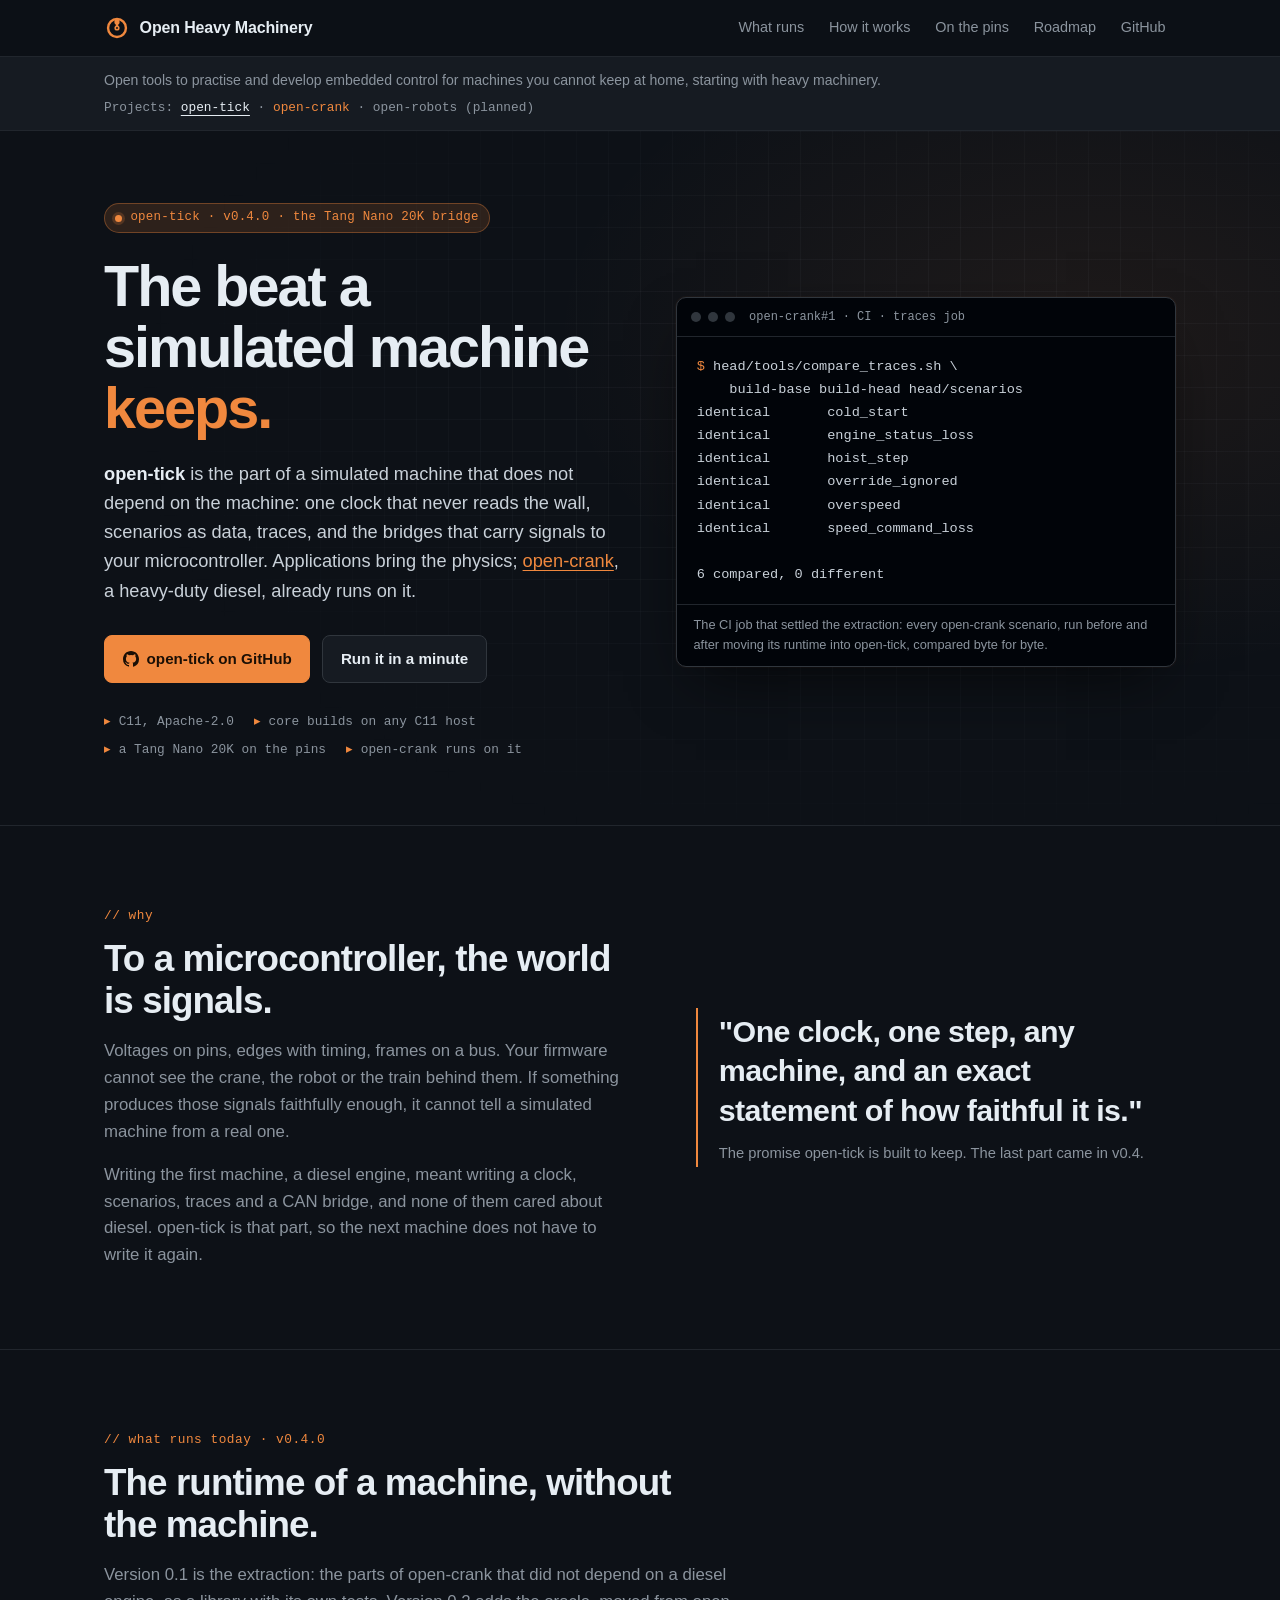
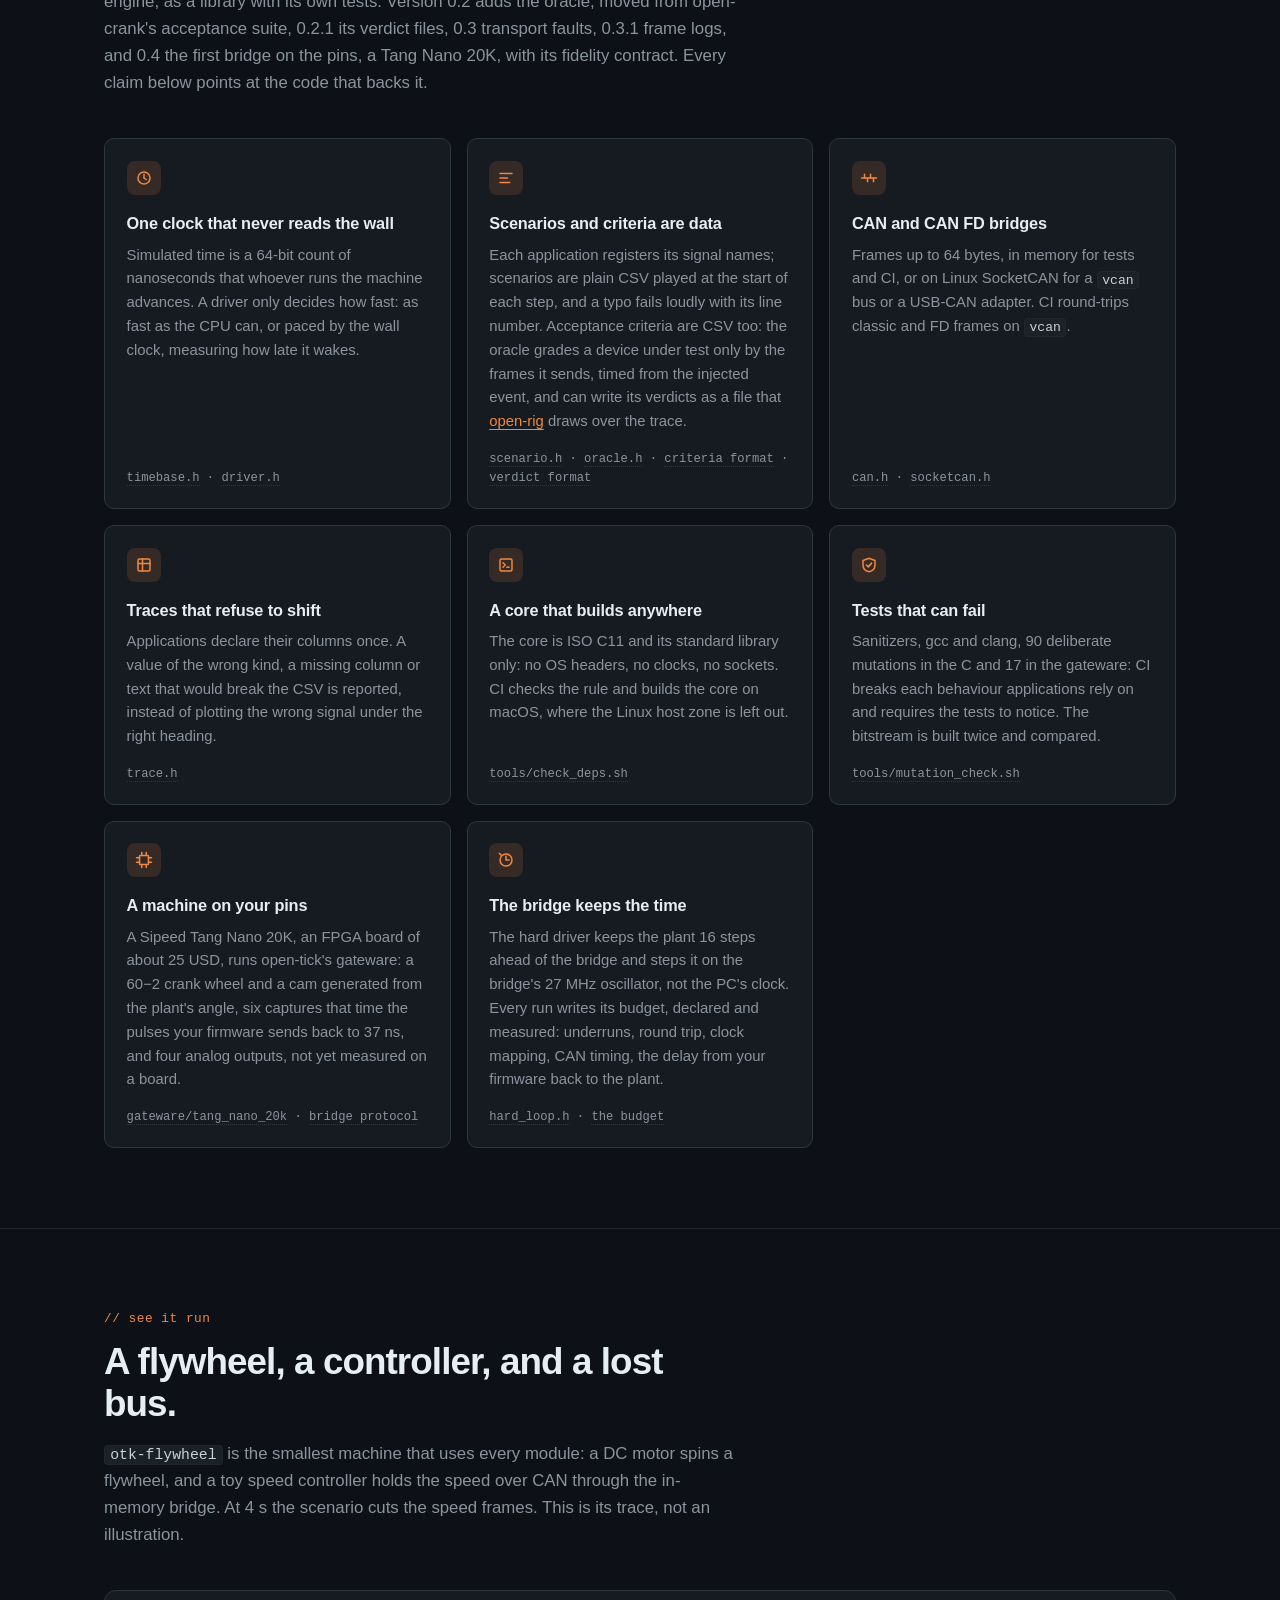
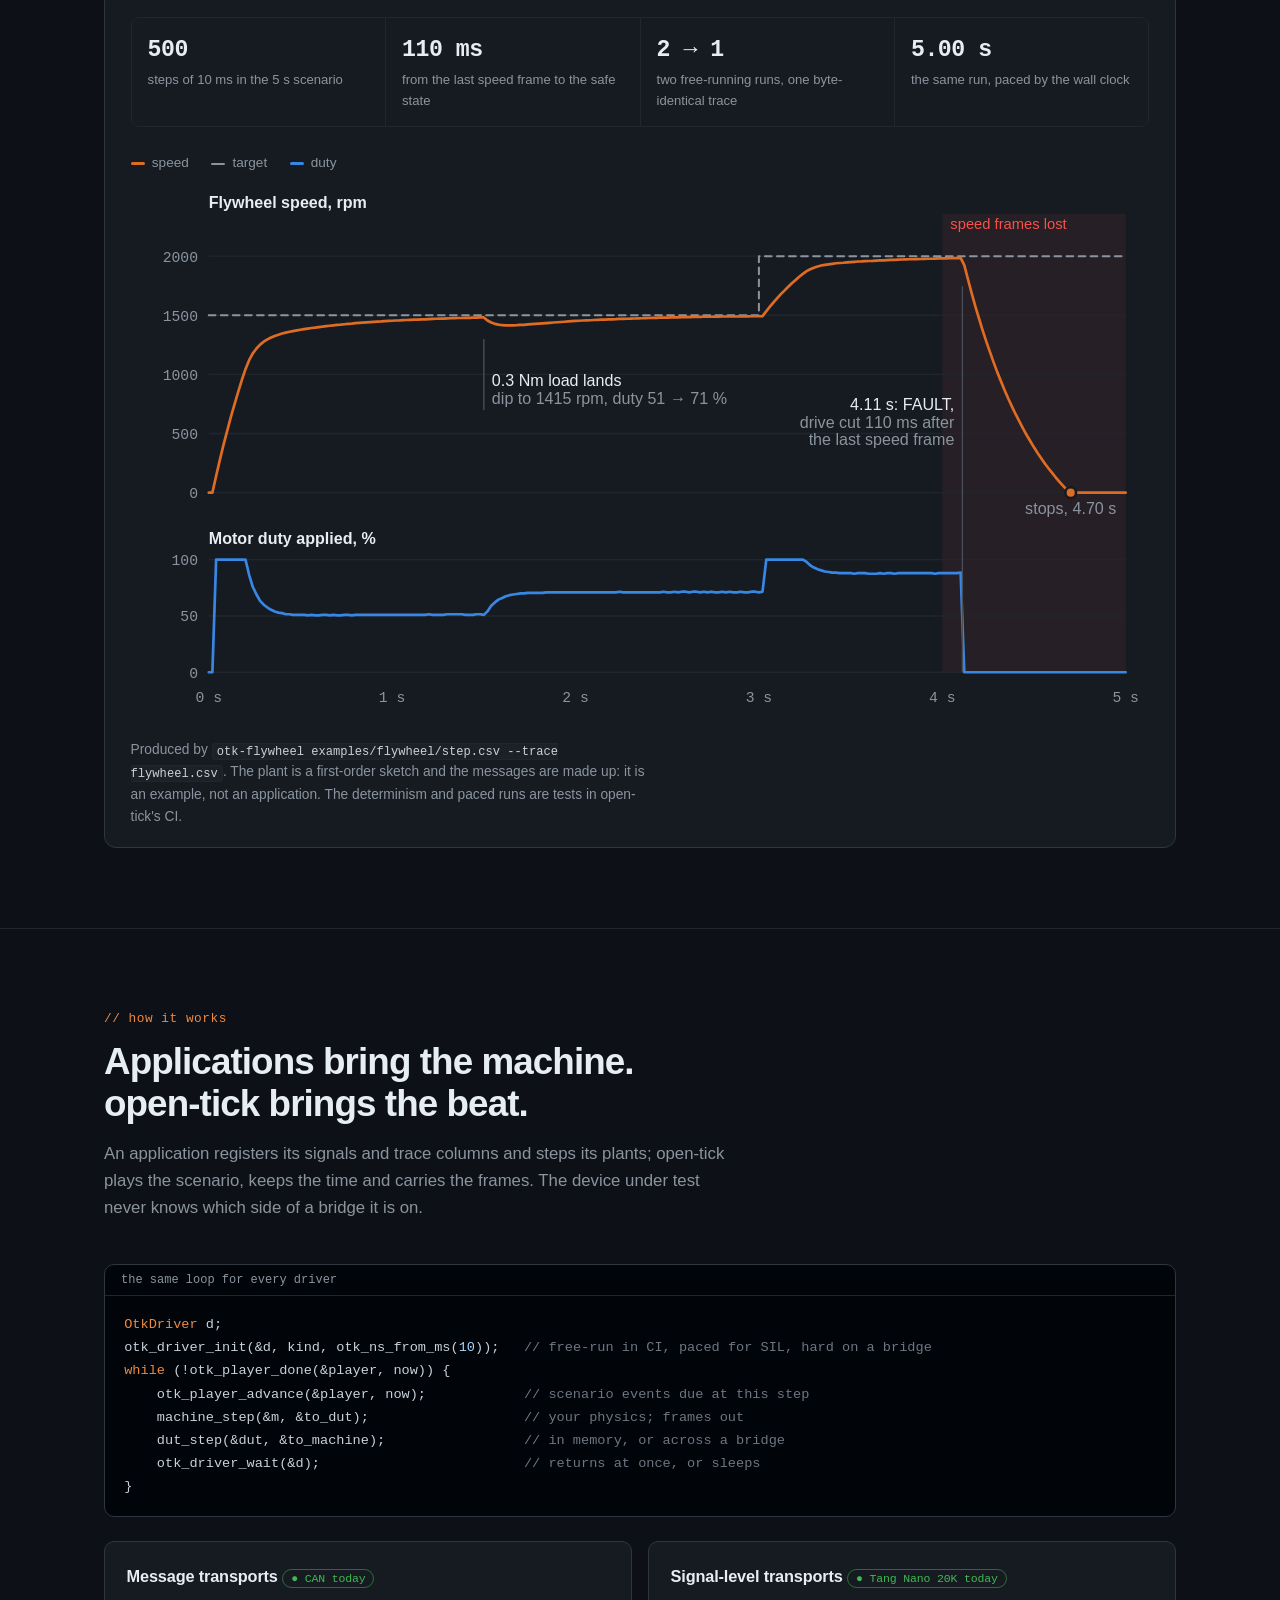
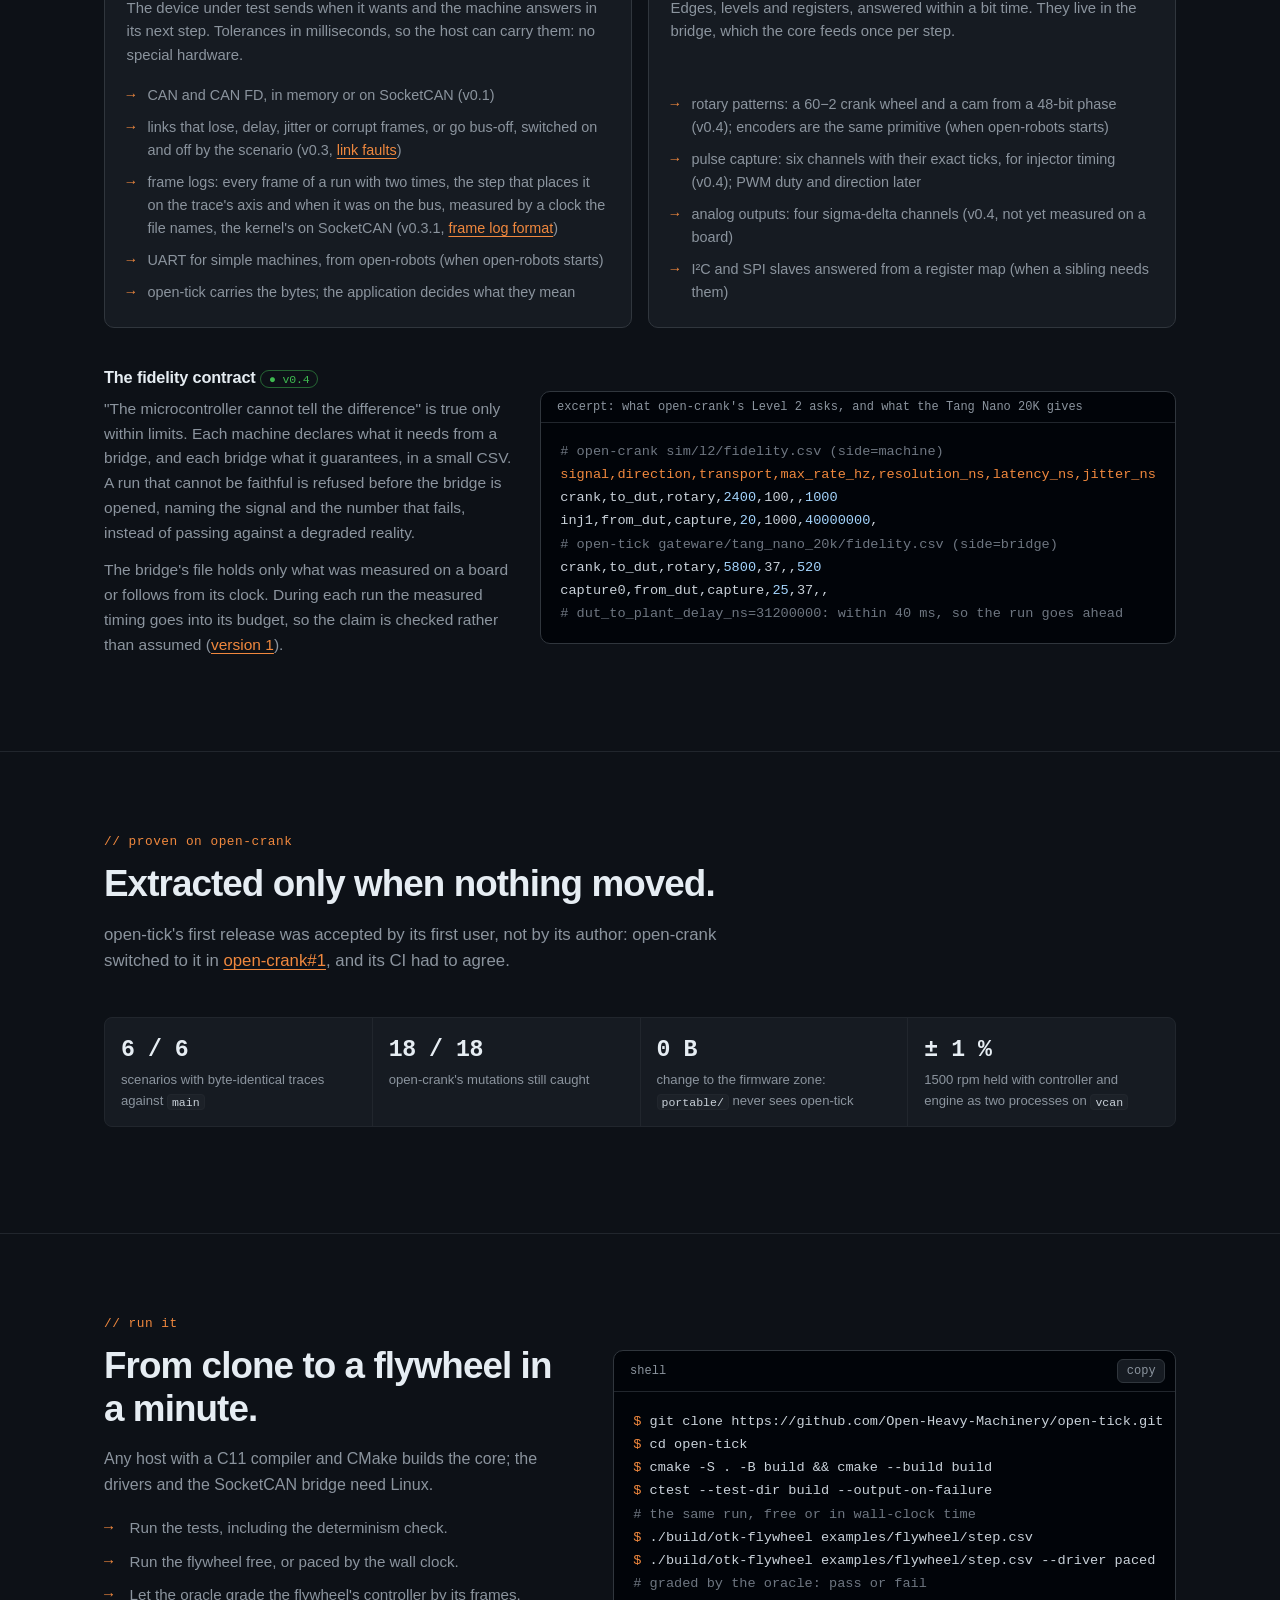
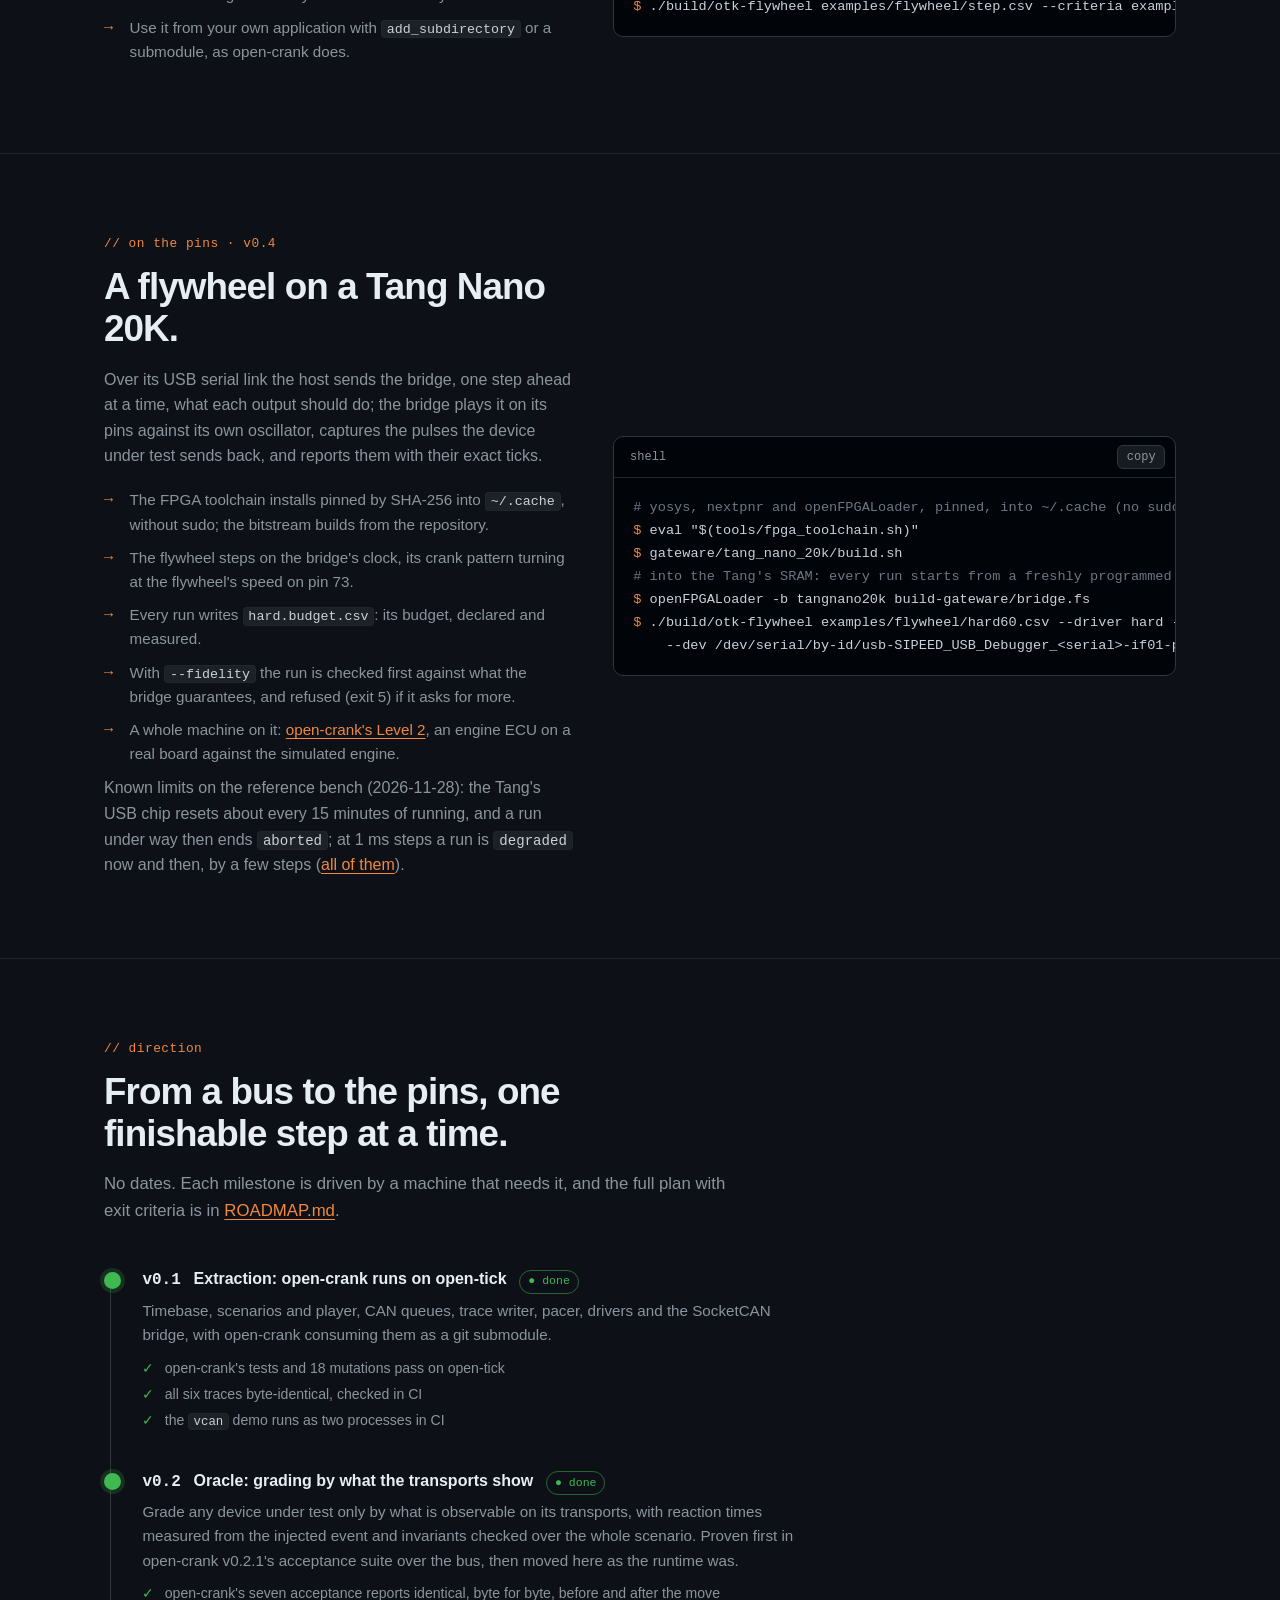
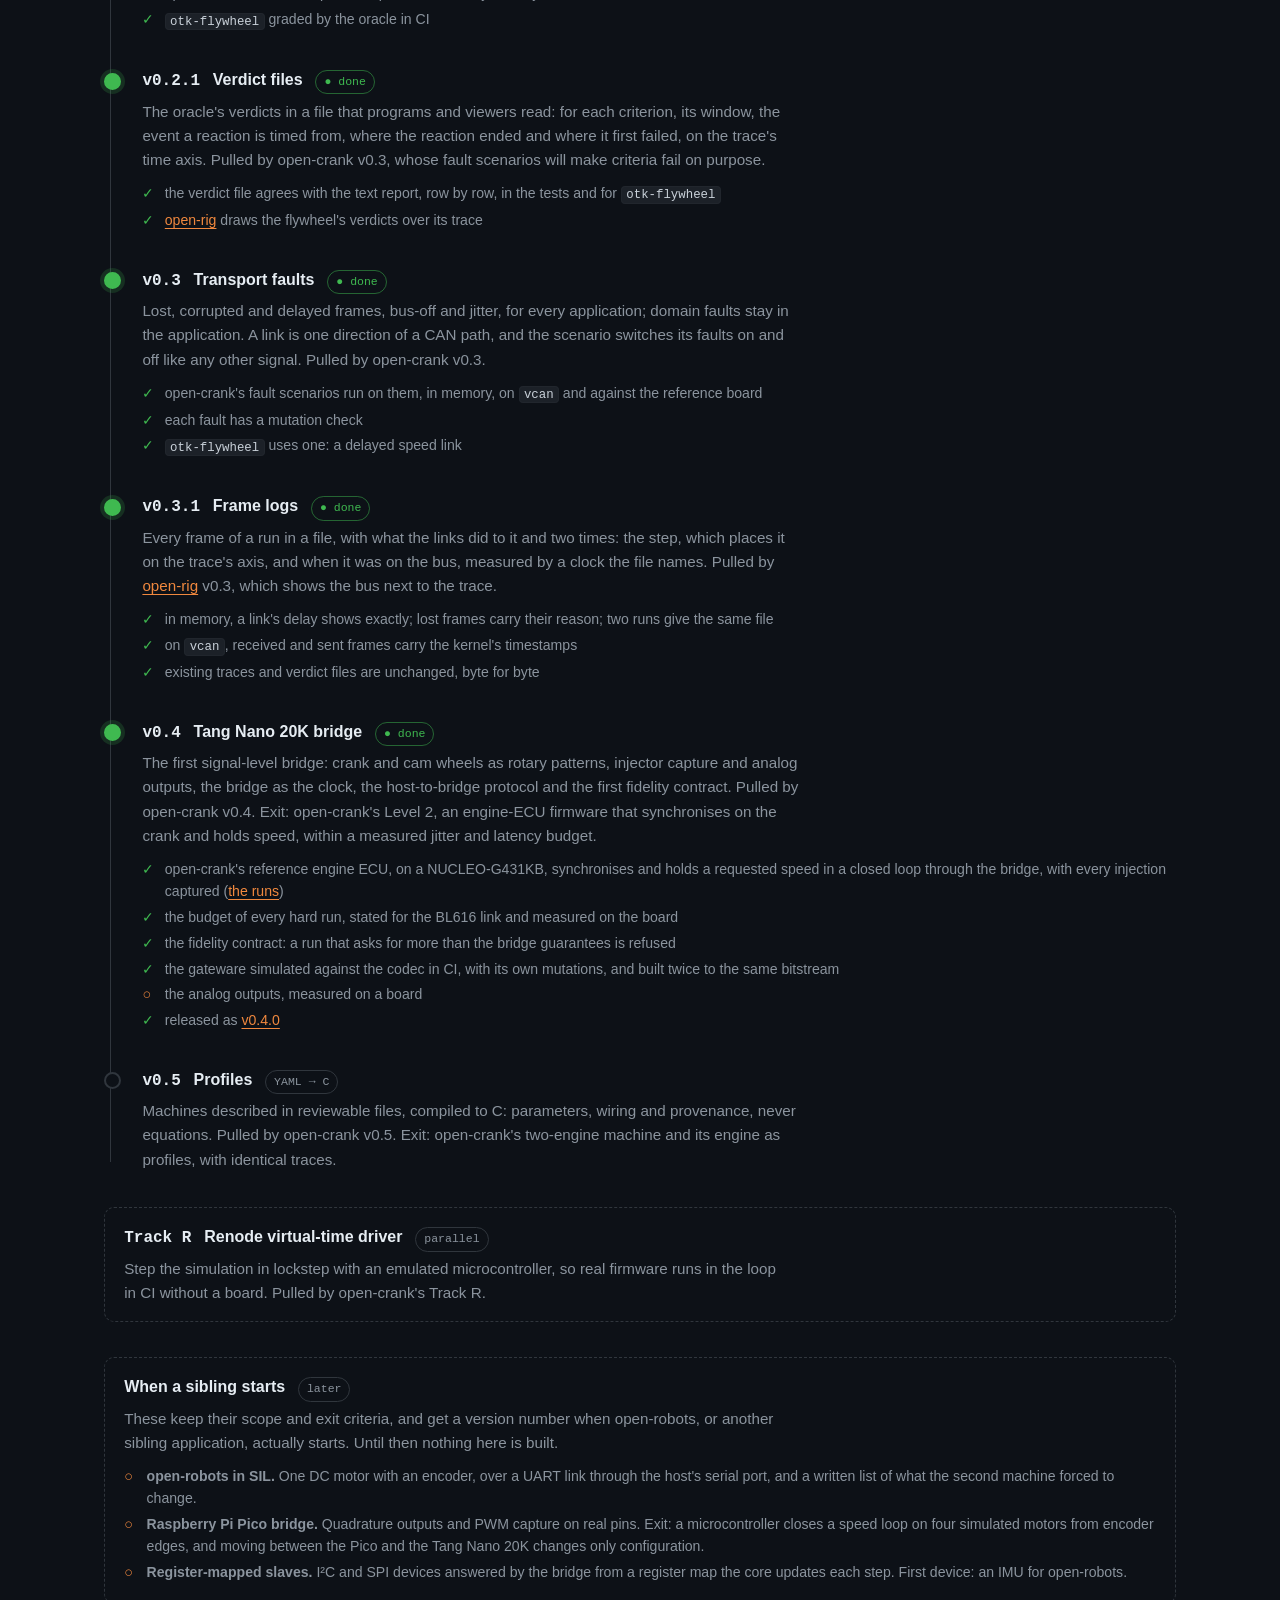
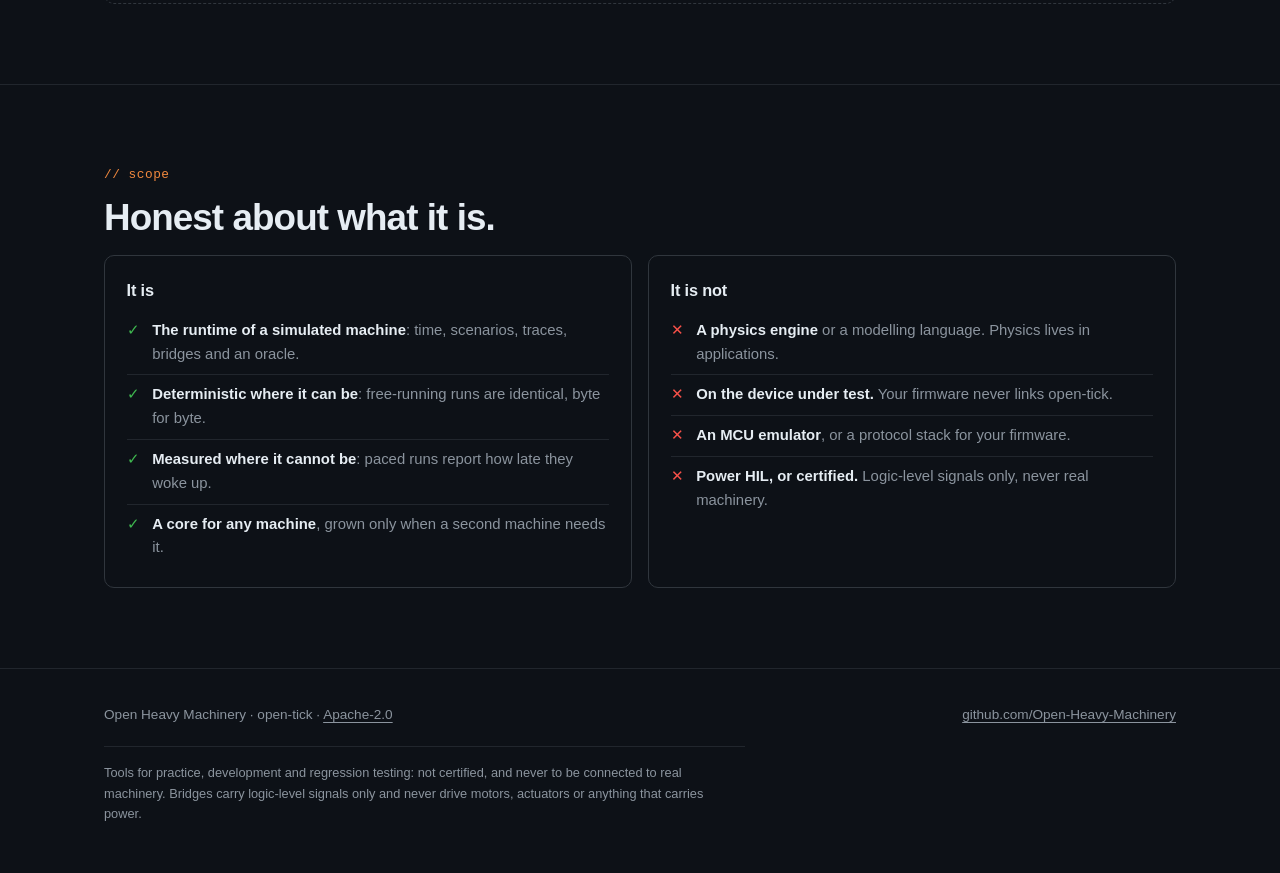
<file: open-tick/index.html>
<!DOCTYPE html>
<html lang="en">
<head>
  <meta charset="UTF-8">
  <meta name="viewport" content="width=device-width, initial-scale=1.0">
  <meta name="color-scheme" content="dark">
  <title>open-tick · the beat a simulated machine keeps · Open Heavy Machinery</title>
  <meta name="description" content="open-tick is the machine-independent core of Open Heavy Machinery: one clock, scenarios as data, traces, CAN / CAN FD bridges and an acceptance oracle in C11, so real firmware can be tested against any simulated machine. Pin-level bridges on a Raspberry Pi Pico and a Tang Nano 20K are planned.">
  <meta name="theme-color" content="#0d1117">
  <link rel="canonical" href="https://open-heavy-machinery.github.io/open-tick/">
  <link rel="icon" href="data:image/svg+xml,%3Csvg xmlns='http://www.w3.org/2000/svg' viewBox='0 0 32 32'%3E%3Crect width='32' height='32' rx='7' fill='%230d1117'/%3E%3Ccircle cx='16' cy='16' r='10' fill='none' stroke='%23f0883e' stroke-width='3'/%3E%3Ccircle cx='16' cy='9.5' r='3' fill='%23f0883e'/%3E%3Ccircle cx='16' cy='16' r='2' fill='%23f0883e'/%3E%3C/svg%3E">

  <meta property="og:type" content="website">
  <meta property="og:site_name" content="Open Heavy Machinery">
  <meta property="og:url" content="https://open-heavy-machinery.github.io/open-tick/">
  <meta property="og:title" content="open-tick: the beat a simulated machine keeps">
  <meta property="og:description" content="One clock, scenarios as data, traces, CAN / CAN FD bridges and an acceptance oracle in C11. open-crank runs on it with byte-identical traces. Part of Open Heavy Machinery.">
  <meta property="og:image" content="https://open-heavy-machinery.github.io/open-tick/og-card.png">
  <meta property="og:image:width" content="1200">
  <meta property="og:image:height" content="630">
  <meta property="og:image:alt" content="open-tick v0.4.0: the budget of a hard run on the Tang Nano 20K bridge, declared and measured">
  <meta name="twitter:card" content="summary_large_image">

  <link rel="stylesheet" href="../assets/site.css">
</head>
<body>
  <a class="skip-link" href="#main">Skip to content</a>

  <header class="topbar">
    <div class="wrap">
      <a class="brand" href="../" aria-label="Open Heavy Machinery, home">
        <svg width="26" height="26" viewBox="0 0 32 32" aria-hidden="true">
          <circle cx="16" cy="16" r="11" fill="none" stroke="#f0883e" stroke-width="3"/>
          <line x1="16" y1="16" x2="16" y2="8.5" stroke="#f0883e" stroke-width="3" stroke-linecap="round"/>
          <circle cx="16" cy="8.5" r="3.2" fill="#f0883e"/>
          <circle cx="16" cy="16" r="2.2" fill="#0d1117" stroke="#f0883e" stroke-width="2"/>
        </svg>
        Open Heavy Machinery
      </a>
      <nav class="topnav" aria-label="Primary">
        <a href="#today">What runs</a>
        <a href="#how">How it works</a>
        <a href="#pins">On the pins</a>
        <a href="#roadmap">Roadmap</a>
        <a class="gh" href="https://github.com/Open-Heavy-Machinery/open-tick">GitHub</a>
      </nav>
    </div>
  </header>

  <main id="main">
    <div class="org">
      <div class="wrap">
        <p>Open tools to practise and develop embedded control for machines you cannot keep at home, starting with heavy machinery.</p>
        <p class="projects">Projects: <a href="./" aria-current="page">open-tick</a> · <a href="../open-crank/">open-crank</a> · <span class="soon">open-robots (planned)</span></p>
      </div>
    </div>

    <div class="hero" id="top">
      <div class="wrap">
        <div>
          <div class="eyebrow"><span class="dot" aria-hidden="true"></span>open-tick · v0.4.0<span class="long"> · the Tang Nano 20K bridge</span></div>
          <h1>The beat a simulated machine <em>keeps.</em></h1>
          <p class="lede">
            <strong>open-tick</strong> is the part of a simulated machine that does not depend on the machine: one clock that never reads the wall, scenarios as data, traces, and the bridges that carry signals to your microcontroller. Applications bring the physics; <a href="../open-crank/">open-crank</a>, a heavy-duty diesel, already runs on it.
          </p>
          <div class="cta">
            <a class="btn primary" href="https://github.com/Open-Heavy-Machinery/open-tick">
              <svg width="16" height="16" viewBox="0 0 16 16" aria-hidden="true" fill="currentColor"><path d="M8 0C3.58 0 0 3.58 0 8a8 8 0 0 0 5.47 7.59c.4.07.55-.17.55-.38v-1.33c-2.23.48-2.7-1.07-2.7-1.07-.36-.93-.89-1.17-.89-1.17-.73-.5.06-.49.06-.49.8.06 1.23.83 1.23.83.72 1.23 1.88.87 2.34.67.07-.52.28-.87.5-1.07-1.78-.2-3.64-.89-3.64-3.95 0-.87.31-1.59.82-2.15-.08-.2-.36-1.02.08-2.12 0 0 .67-.21 2.2.82a7.6 7.6 0 0 1 4 0c1.53-1.04 2.2-.82 2.2-.82.44 1.1.16 1.92.08 2.12.51.56.82 1.27.82 2.15 0 3.07-1.87 3.75-3.65 3.95.29.25.54.73.54 1.48v2.19c0 .21.15.46.55.38A8 8 0 0 0 16 8c0-4.42-3.58-8-8-8Z"/></svg>
              open-tick on GitHub
            </a>
            <a class="btn" href="#start">Run it in a minute</a>
          </div>
          <ul class="facts" aria-label="Key facts">
            <li>C11, Apache-2.0</li>
            <li>core builds on any C11 host</li>
            <li>a Tang Nano 20K on the pins</li>
            <li>open-crank runs on it</li>
          </ul>
        </div>

        <figure class="term" aria-labelledby="traces-caption">
          <div class="term-bar" aria-hidden="true"><i></i><i></i><i></i><span>open-crank#1 · CI · traces job</span></div>
          <div class="code" style="border: 0; border-radius: 0;">
<pre><span class="p">$ </span>head/tools/compare_traces.sh \
    build-base build-head head/scenarios
identical       cold_start
identical       engine_status_loss
identical       hoist_step
identical       override_ignored
identical       overspeed
identical       speed_command_loss

6 compared, 0 different</pre>
          </div>
          <figcaption class="term-foot" id="traces-caption">The CI job that settled the extraction: every open-crank scenario, run before and after moving its runtime into open-tick, compared byte for byte.</figcaption>
        </figure>
      </div>
    </div>

    <section aria-labelledby="why-h">
      <div class="wrap why">
        <div>
          <div class="kicker">// why</div>
          <h2 id="why-h">To a microcontroller, the world is signals.</h2>
          <p>Voltages on pins, edges with timing, frames on a bus. Your firmware cannot see the crane, the robot or the train behind them. If something produces those signals faithfully enough, it cannot tell a simulated machine from a real one.</p>
          <p>Writing the first machine, a diesel engine, meant writing a clock, scenarios, traces and a CAN bridge, and none of them cared about diesel. open-tick is that part, so the next machine does not have to write it again.</p>
        </div>
        <p class="quote">"One clock, one step, any machine, and an exact statement of how faithful it is."<small>The promise open-tick is built to keep. The last part came in v0.4.</small></p>
      </div>
    </section>

    <section id="today" aria-labelledby="today-h">
      <div class="wrap">
        <div class="kicker">// what runs today · v0.4.0</div>
        <h2 id="today-h">The runtime of a machine, without the machine.</h2>
        <p class="intro">Version 0.1 is the extraction: the parts of open-crank that did not depend on a diesel engine, as a library with its own tests. Version 0.2 adds the oracle, moved from open-crank's acceptance suite, 0.2.1 its verdict files, 0.3 transport faults, 0.3.1 frame logs, and 0.4 the first bridge on the pins, a Tang Nano 20K, with its fidelity contract. Every claim below points at the code that backs it.</p>
        <div class="grid">
          <article class="card">
            <div class="ico" aria-hidden="true"><svg width="18" height="18" viewBox="0 0 24 24" fill="none" stroke="currentColor" stroke-width="2" stroke-linecap="round"><circle cx="12" cy="12" r="8"/><path d="M12 7v5l3 2"/></svg></div>
            <h3>One clock that never reads the wall</h3>
            <p>Simulated time is a 64-bit count of nanoseconds that whoever runs the machine advances. A driver only decides how fast: as fast as the CPU can, or paced by the wall clock, measuring how late it wakes.</p>
            <div class="where"><a href="https://github.com/Open-Heavy-Machinery/open-tick/blob/main/core/include/opentick/timebase.h">timebase.h</a> · <a href="https://github.com/Open-Heavy-Machinery/open-tick/blob/main/host/include/opentick/host/driver.h">driver.h</a></div>
          </article>
          <article class="card">
            <div class="ico" aria-hidden="true"><svg width="18" height="18" viewBox="0 0 24 24" fill="none" stroke="currentColor" stroke-width="2" stroke-linecap="round"><path d="M4 6h16M4 12h10M4 18h13"/></svg></div>
            <h3>Scenarios and criteria are data</h3>
            <p>Each application registers its signal names; scenarios are plain CSV played at the start of each step, and a typo fails loudly with its line number. Acceptance criteria are CSV too: the oracle grades a device under test only by the frames it sends, timed from the injected event, and can write its verdicts as a file that <a href="https://github.com/Open-Heavy-Machinery/open-rig">open-rig</a> draws over the trace.</p>
            <div class="where"><a href="https://github.com/Open-Heavy-Machinery/open-tick/blob/main/core/include/opentick/scenario.h">scenario.h</a> · <a href="https://github.com/Open-Heavy-Machinery/open-tick/blob/main/core/include/opentick/oracle.h">oracle.h</a> · <a href="https://github.com/Open-Heavy-Machinery/open-tick/blob/main/docs/criteria-format.md">criteria format</a> · <a href="https://github.com/Open-Heavy-Machinery/open-tick/blob/main/docs/verdict-format.md">verdict format</a></div>
          </article>
          <article class="card">
            <div class="ico" aria-hidden="true"><svg width="18" height="18" viewBox="0 0 24 24" fill="none" stroke="currentColor" stroke-width="2" stroke-linecap="round"><path d="M2 12h20"/><path d="M6 12V7M10 12v5M14 12V7M18 12v5"/></svg></div>
            <h3>CAN and CAN FD bridges</h3>
            <p>Frames up to 64 bytes, in memory for tests and CI, or on Linux SocketCAN for a <code>vcan</code> bus or a USB-CAN adapter. CI round-trips classic and FD frames on <code>vcan</code>.</p>
            <div class="where"><a href="https://github.com/Open-Heavy-Machinery/open-tick/blob/main/core/include/opentick/can.h">can.h</a> · <a href="https://github.com/Open-Heavy-Machinery/open-tick/blob/main/host/include/opentick/host/socketcan.h">socketcan.h</a></div>
          </article>
          <article class="card">
            <div class="ico" aria-hidden="true"><svg width="18" height="18" viewBox="0 0 24 24" fill="none" stroke="currentColor" stroke-width="2" stroke-linecap="round" stroke-linejoin="round"><rect x="4" y="4" width="16" height="16" rx="2"/><path d="M4 10h16M10 4v16"/></svg></div>
            <h3>Traces that refuse to shift</h3>
            <p>Applications declare their columns once. A value of the wrong kind, a missing column or text that would break the CSV is reported, instead of plotting the wrong signal under the right heading.</p>
            <div class="where"><a href="https://github.com/Open-Heavy-Machinery/open-tick/blob/main/core/include/opentick/trace.h">trace.h</a></div>
          </article>
          <article class="card">
            <div class="ico" aria-hidden="true"><svg width="18" height="18" viewBox="0 0 24 24" fill="none" stroke="currentColor" stroke-width="2" stroke-linecap="round" stroke-linejoin="round"><rect x="4" y="4" width="16" height="16" rx="2"/><path d="M8 9l3 3-3 3M13 15h3"/></svg></div>
            <h3>A core that builds anywhere</h3>
            <p>The core is ISO C11 and its standard library only: no OS headers, no clocks, no sockets. CI checks the rule and builds the core on macOS, where the Linux host zone is left out.</p>
            <div class="where"><a href="https://github.com/Open-Heavy-Machinery/open-tick/blob/main/tools/check_deps.sh">tools/check_deps.sh</a></div>
          </article>
          <article class="card">
            <div class="ico" aria-hidden="true"><svg width="18" height="18" viewBox="0 0 24 24" fill="none" stroke="currentColor" stroke-width="2" stroke-linecap="round" stroke-linejoin="round"><path d="M12 3l8 3v6c0 4.5-3.4 8-8 9-4.6-1-8-4.5-8-9V6z"/><path d="M8.5 12l2.5 2.5 4.5-5"/></svg></div>
            <h3>Tests that can fail</h3>
            <p>Sanitizers, gcc and clang, 90 deliberate mutations in the C and 17 in the gateware: CI breaks each behaviour applications rely on and requires the tests to notice. The bitstream is built twice and compared.</p>
            <div class="where"><a href="https://github.com/Open-Heavy-Machinery/open-tick/blob/main/tools/mutation_check.sh">tools/mutation_check.sh</a></div>
          </article>
          <article class="card">
            <div class="ico" aria-hidden="true"><svg width="18" height="18" viewBox="0 0 24 24" fill="none" stroke="currentColor" stroke-width="2" stroke-linecap="round" stroke-linejoin="round"><rect x="6" y="6" width="12" height="12" rx="1"/><path d="M9 2v4M15 2v4M9 18v4M15 18v4M2 9h4M2 15h4M18 9h4M18 15h4"/></svg></div>
            <h3>A machine on your pins</h3>
            <p>A Sipeed Tang Nano 20K, an FPGA board of about 25 USD, runs open-tick's gateware: a 60−2 crank wheel and a cam generated from the plant's angle, six captures that time the pulses your firmware sends back to 37 ns, and four analog outputs, not yet measured on a board.</p>
            <div class="where"><a href="https://github.com/Open-Heavy-Machinery/open-tick/tree/main/gateware/tang_nano_20k">gateware/tang_nano_20k</a> · <a href="https://github.com/Open-Heavy-Machinery/open-tick/blob/main/docs/bridge-protocol.md">bridge protocol</a></div>
          </article>
          <article class="card">
            <div class="ico" aria-hidden="true"><svg width="18" height="18" viewBox="0 0 24 24" fill="none" stroke="currentColor" stroke-width="2" stroke-linecap="round"><circle cx="12" cy="12" r="8"/><path d="M12 7v5h4"/><path d="M3 3l3 3"/></svg></div>
            <h3>The bridge keeps the time</h3>
            <p>The hard driver keeps the plant 16 steps ahead of the bridge and steps it on the bridge's 27 MHz oscillator, not the PC's clock. Every run writes its budget, declared and measured: underruns, round trip, clock mapping, CAN timing, the delay from your firmware back to the plant.</p>
            <div class="where"><a href="https://github.com/Open-Heavy-Machinery/open-tick/blob/main/host/include/opentick/host/hard_loop.h">hard_loop.h</a> · <a href="https://github.com/Open-Heavy-Machinery/open-tick/blob/main/docs/bridge-protocol.md#9-the-budget-of-a-hard-run">the budget</a></div>
          </article>
        </div>
      </div>
    </section>

    <section aria-labelledby="see-h">
      <div class="wrap">
        <div class="kicker">// see it run</div>
        <h2 id="see-h">A flywheel, a controller, and a lost bus.</h2>
        <p class="intro"><code>otk-flywheel</code> is the smallest machine that uses every module: a DC motor spins a flywheel, and a toy speed controller holds the speed over CAN through the in-memory bridge. At 4 s the scenario cuts the speed frames. This is its trace, not an illustration.</p>
        <div class="figure">
          <div class="stats">
            <div class="stat"><div class="value">500</div><div class="label">steps of 10 ms in the 5 s scenario</div></div>
            <div class="stat"><div class="value">110 ms</div><div class="label">from the last speed frame to the safe state</div></div>
            <div class="stat"><div class="value">2 → 1</div><div class="label">two free-running runs, one byte-identical trace</div></div>
            <div class="stat"><div class="value">5.00 s</div><div class="label">the same run, paced by the wall clock</div></div>
          </div>
          <div class="legend" aria-hidden="true"><span class="l-speed">speed</span><span class="l-target">target</span><span class="l-duty">duty</span></div>
          <p class="scroll-hint">Swipe the chart sideways to see all of it.</p>
          <div class="chart">
            <svg class="chart-svg" viewBox="0 0 760 400" role="img" aria-labelledby="fw-title fw-desc">
              <title id="fw-title">otk-flywheel: speed and motor duty, with a fault at 4 s</title>
              <desc id="fw-desc">The controller brings the flywheel to 1500 rpm. At 1.5 s a 0.3 Nm load lands: speed dips to 1415 rpm and the controller raises the duty from 51 to 71 percent. At 3 s the target becomes 2000 rpm. At 4.0 s the speed frames are cut; 110 ms later, at 4.11 s, the controller declares a fault and drops the duty to zero, and the flywheel stops at 4.70 s.</desc>
              <rect class="fault" x="605.2" y="20" width="136.8" height="342"/>
              <text class="fault-label" x="611.2" y="31">speed frames lost</text>
              <line class="grid" x1="58" y1="228.0" x2="742" y2="228.0"/><text class="tick" x="50" y="232.0" text-anchor="end">0</text>
              <line class="grid" x1="58" y1="183.9" x2="742" y2="183.9"/><text class="tick" x="50" y="187.9" text-anchor="end">500</text>
              <line class="grid" x1="58" y1="139.8" x2="742" y2="139.8"/><text class="tick" x="50" y="143.8" text-anchor="end">1000</text>
              <line class="grid" x1="58" y1="95.7" x2="742" y2="95.7"/><text class="tick" x="50" y="99.7" text-anchor="end">1500</text>
              <line class="grid" x1="58" y1="51.6" x2="742" y2="51.6"/><text class="tick" x="50" y="55.6" text-anchor="end">2000</text>
              <line class="grid" x1="58" y1="362.0" x2="742" y2="362.0"/><text class="tick" x="50" y="366.0" text-anchor="end">0</text>
              <line class="grid" x1="58" y1="320.0" x2="742" y2="320.0"/><text class="tick" x="50" y="324.0" text-anchor="end">50</text>
              <line class="grid" x1="58" y1="278.0" x2="742" y2="278.0"/><text class="tick" x="50" y="282.0" text-anchor="end">100</text>
              <text class="tick" x="58.0" y="384" text-anchor="middle">0 s</text>
              <text class="tick" x="194.8" y="384" text-anchor="middle">1 s</text>
              <text class="tick" x="331.6" y="384" text-anchor="middle">2 s</text>
              <text class="tick" x="468.4" y="384" text-anchor="middle">3 s</text>
              <text class="tick" x="605.2" y="384" text-anchor="middle">4 s</text>
              <text class="tick" x="742.0" y="384" text-anchor="middle">5 s</text>
              <text class="panel-title" x="58" y="16">Flywheel speed, rpm</text>
              <text class="panel-title" x="58" y="266">Motor duty applied, %</text>
              <path class="line line-target" d="M58.0,95.7 L468.4,95.7 L468.4,51.6 L742.0,51.6"/>
              <path class="line line-speed" d="M58.0,228.0 L60.7,228.0 L63.5,215.6 L66.2,203.9 L68.9,192.7 L71.7,182.1 L74.4,171.9 L77.2,162.2 L79.9,153.0 L82.6,144.2 L85.4,135.9 L88.1,129.2 L90.8,124.2 L93.6,120.5 L96.3,117.6 L99.0,115.4 L101.8,113.7 L104.5,112.3 L107.2,111.1 L110.0,110.2 L112.7,109.3 L115.5,108.6 L118.2,108.0 L120.9,107.5 L123.7,107.0 L126.4,106.5 L129.1,106.0 L131.9,105.6 L134.6,105.2 L137.3,104.9 L140.1,104.5 L142.8,104.2 L145.6,103.8 L148.3,103.5 L151.0,103.2 L153.8,102.9 L156.5,102.7 L159.2,102.4 L162.0,102.1 L164.7,101.9 L167.4,101.6 L170.2,101.4 L172.9,101.2 L175.6,101.0 L178.4,100.8 L181.1,100.6 L183.9,100.4 L186.6,100.3 L189.3,100.1 L192.1,99.9 L194.8,99.8 L197.5,99.6 L200.3,99.5 L203.0,99.3 L205.7,99.2 L208.5,99.1 L211.2,99.0 L214.0,98.9 L216.7,98.8 L219.4,98.7 L222.2,98.5 L224.9,98.4 L227.6,98.3 L230.4,98.2 L233.1,98.2 L235.8,98.0 L238.6,97.9 L241.3,97.8 L244.0,97.7 L246.8,97.7 L249.5,97.6 L252.3,97.6 L255.0,97.5 L257.7,97.4 L260.5,97.3 L263.2,97.3 L265.9,99.6 L268.7,101.1 L271.4,102.1 L274.1,102.7 L276.9,103.1 L279.6,103.2 L282.4,103.2 L285.1,103.2 L287.8,103.1 L290.6,102.9 L293.3,102.8 L296.0,102.5 L298.8,102.3 L301.5,102.1 L304.2,101.9 L307.0,101.7 L309.7,101.5 L312.4,101.3 L315.2,101.1 L317.9,100.9 L320.7,100.7 L323.4,100.5 L326.1,100.3 L328.9,100.1 L331.6,99.9 L334.3,99.8 L337.1,99.6 L339.8,99.5 L342.5,99.4 L345.3,99.2 L348.0,99.1 L350.8,99.0 L353.5,98.9 L356.2,98.8 L359.0,98.7 L361.7,98.6 L364.4,98.4 L367.2,98.4 L369.9,98.3 L372.6,98.2 L375.4,98.1 L378.1,98.0 L380.8,97.9 L383.6,97.8 L386.3,97.7 L389.1,97.6 L391.8,97.6 L394.5,97.5 L397.3,97.4 L400.0,97.4 L402.7,97.3 L405.5,97.3 L408.2,97.2 L410.9,97.1 L413.7,97.1 L416.4,97.1 L419.2,97.0 L421.9,96.9 L424.6,96.9 L427.4,96.8 L430.1,96.8 L432.8,96.8 L435.6,96.7 L438.3,96.7 L441.0,96.6 L443.8,96.6 L446.5,96.6 L449.2,96.6 L452.0,96.6 L454.7,96.5 L457.5,96.5 L460.2,96.5 L462.9,96.4 L465.7,96.4 L468.4,96.4 L471.1,96.3 L473.9,92.7 L476.6,89.3 L479.3,86.0 L482.1,82.9 L484.8,79.9 L487.6,77.1 L490.3,74.4 L493.0,71.8 L495.8,69.4 L498.5,67.0 L501.2,64.8 L504.0,62.8 L506.7,61.4 L509.4,60.2 L512.2,59.3 L514.9,58.6 L517.6,58.1 L520.4,57.7 L523.1,57.3 L525.9,56.9 L528.6,56.7 L531.3,56.5 L534.1,56.2 L536.8,56.0 L539.5,55.8 L542.3,55.6 L545.0,55.5 L547.7,55.3 L550.5,55.2 L553.2,55.1 L556.0,54.9 L558.7,54.8 L561.4,54.7 L564.2,54.5 L566.9,54.4 L569.6,54.3 L572.4,54.2 L575.1,54.1 L577.8,54.0 L580.6,53.9 L583.3,53.9 L586.0,53.8 L588.8,53.7 L591.5,53.6 L594.3,53.5 L597.0,53.5 L599.7,53.4 L602.5,53.3 L605.2,53.3 L607.9,53.2 L610.7,53.1 L613.4,53.1 L616.1,53.0 L618.9,52.9 L621.6,58.3 L624.4,69.0 L627.1,79.2 L629.8,88.9 L632.6,98.1 L635.3,106.9 L638.0,115.2 L640.8,123.2 L643.5,130.8 L646.2,138.1 L649.0,145.0 L651.7,151.6 L654.4,157.8 L657.2,163.8 L659.9,169.5 L662.7,174.9 L665.4,180.1 L668.1,185.0 L670.9,189.7 L673.6,194.2 L676.3,198.4 L679.1,202.5 L681.8,206.4 L684.5,210.0 L687.3,213.5 L690.0,216.9 L692.8,220.1 L695.5,223.1 L698.2,226.0 L701.0,228.0 L703.7,228.0 L706.4,228.0 L709.2,228.0 L711.9,228.0 L714.6,228.0 L717.4,228.0 L720.1,228.0 L722.8,228.0 L725.6,228.0 L728.3,228.0 L731.1,228.0 L733.8,228.0 L736.5,228.0 L739.3,228.0 L742.0,228.0"/>
              <path class="line line-duty" d="M58.0,362.0 L60.7,362.0 L63.5,278.0 L66.2,278.0 L68.9,278.0 L71.7,278.0 L74.4,278.0 L77.2,278.0 L79.9,278.0 L82.6,278.0 L85.4,278.0 L88.1,289.3 L90.8,298.2 L93.6,304.0 L96.3,308.7 L99.0,311.6 L101.8,313.7 L104.5,315.4 L107.2,316.6 L110.0,317.5 L112.7,317.9 L115.5,318.7 L118.2,318.7 L120.9,319.2 L123.7,319.2 L126.4,319.2 L129.1,319.2 L131.9,319.6 L134.6,319.2 L137.3,319.6 L140.1,319.6 L142.8,319.2 L145.6,319.2 L148.3,319.6 L151.0,319.2 L153.8,319.6 L156.5,319.6 L159.2,319.2 L162.0,319.2 L164.7,319.6 L167.4,319.2 L170.2,319.2 L172.9,319.2 L175.6,319.2 L178.4,319.2 L181.1,319.2 L183.9,319.2 L186.6,319.2 L189.3,319.2 L192.1,319.2 L194.8,319.2 L197.5,319.2 L200.3,319.2 L203.0,319.2 L205.7,319.2 L208.5,319.2 L211.2,319.2 L214.0,319.2 L216.7,319.2 L219.4,319.2 L222.2,318.7 L224.9,319.2 L227.6,319.2 L230.4,319.2 L233.1,319.2 L235.8,318.7 L238.6,318.7 L241.3,318.7 L244.0,318.7 L246.8,318.7 L249.5,319.2 L252.3,319.2 L255.0,319.2 L257.7,318.7 L260.5,318.7 L263.2,319.2 L265.9,316.6 L268.7,312.4 L271.4,309.9 L274.1,307.8 L276.9,306.6 L279.6,305.3 L282.4,304.5 L285.1,304.0 L287.8,303.6 L290.6,303.2 L293.3,303.2 L296.0,302.8 L298.8,302.8 L301.5,302.8 L304.2,302.8 L307.0,302.8 L309.7,302.4 L312.4,302.4 L315.2,302.4 L317.9,302.4 L320.7,302.4 L323.4,302.4 L326.1,302.4 L328.9,302.4 L331.6,302.4 L334.3,302.4 L337.1,302.4 L339.8,302.4 L342.5,302.4 L345.3,302.4 L348.0,302.4 L350.8,302.4 L353.5,302.4 L356.2,302.4 L359.0,302.4 L361.7,302.4 L364.4,301.9 L367.2,302.4 L369.9,302.4 L372.6,302.4 L375.4,302.4 L378.1,302.4 L380.8,302.4 L383.6,302.4 L386.3,302.4 L389.1,302.4 L391.8,302.4 L394.5,302.4 L397.3,301.9 L400.0,302.4 L402.7,302.4 L405.5,301.9 L408.2,302.4 L410.9,301.9 L413.7,301.9 L416.4,302.4 L419.2,301.9 L421.9,301.9 L424.6,302.4 L427.4,301.9 L430.1,302.4 L432.8,301.9 L435.6,302.4 L438.3,302.4 L441.0,301.9 L443.8,302.4 L446.5,301.9 L449.2,302.4 L452.0,302.4 L454.7,301.9 L457.5,302.4 L460.2,302.4 L462.9,301.9 L465.7,301.9 L468.4,302.4 L471.1,301.9 L473.9,278.0 L476.6,278.0 L479.3,278.0 L482.1,278.0 L484.8,278.0 L487.6,278.0 L490.3,278.0 L493.0,278.0 L495.8,278.0 L498.5,278.0 L501.2,278.0 L504.0,279.7 L506.7,282.2 L509.4,283.9 L512.2,285.1 L514.9,286.0 L517.6,286.8 L520.4,287.2 L523.1,287.7 L525.9,287.7 L528.6,288.1 L531.3,288.1 L534.1,288.1 L536.8,288.1 L539.5,288.5 L542.3,288.1 L545.0,288.1 L547.7,288.1 L550.5,288.5 L553.2,288.5 L556.0,288.5 L558.7,288.1 L561.4,288.5 L564.2,288.1 L566.9,288.1 L569.6,288.5 L572.4,288.1 L575.1,288.1 L577.8,288.1 L580.6,288.1 L583.3,288.1 L586.0,288.1 L588.8,288.1 L591.5,288.1 L594.3,288.1 L597.0,288.1 L599.7,288.5 L602.5,288.1 L605.2,288.1 L607.9,288.1 L610.7,288.1 L613.4,288.1 L616.1,288.1 L618.9,287.7 L621.6,362.0 L624.4,362.0 L627.1,362.0 L629.8,362.0 L632.6,362.0 L635.3,362.0 L638.0,362.0 L640.8,362.0 L643.5,362.0 L646.2,362.0 L649.0,362.0 L651.7,362.0 L654.4,362.0 L657.2,362.0 L659.9,362.0 L662.7,362.0 L665.4,362.0 L668.1,362.0 L670.9,362.0 L673.6,362.0 L676.3,362.0 L679.1,362.0 L681.8,362.0 L684.5,362.0 L687.3,362.0 L690.0,362.0 L692.8,362.0 L695.5,362.0 L698.2,362.0 L701.0,362.0 L703.7,362.0 L706.4,362.0 L709.2,362.0 L711.9,362.0 L714.6,362.0 L717.4,362.0 L720.1,362.0 L722.8,362.0 L725.6,362.0 L728.3,362.0 L731.1,362.0 L733.8,362.0 L736.5,362.0 L739.3,362.0 L742.0,362.0"/>
              <line class="ref" x1="263.2" y1="113.4" x2="263.2" y2="166.3"/>
              <text class="anno" x="269.2" y="148.6">0.3 Nm load lands</text>
              <text class="anno anno-muted" x="269.2" y="161.9">dip to 1415 rpm, duty 51 → 71 %</text>
              <line class="ref" x1="620.2" y1="74" x2="620.2" y2="362"/>
              <text class="anno" x="614.2" y="166.3" text-anchor="end">4.11 s: FAULT,</text>
              <text class="anno anno-muted" x="614.2" y="179.5" text-anchor="end">drive cut 110 ms after</text>
              <text class="anno anno-muted" x="614.2" y="192.7" text-anchor="end">the last speed frame</text>
              <circle class="mark mark-speed" cx="701.0" cy="228.0" r="4"/>
              <text class="anno anno-muted" x="701.0" y="244" text-anchor="middle">stops, 4.70 s</text>
            </svg>
          </div>
          <p class="caption">Produced by <code>otk-flywheel examples/flywheel/step.csv --trace flywheel.csv</code>. The plant is a first-order sketch and the messages are made up: it is an example, not an application. The determinism and paced runs are tests in open-tick's CI.</p>
        </div>
      </div>
    </section>

    <section id="how" aria-labelledby="how-h">
      <div class="wrap">
        <div class="kicker">// how it works</div>
        <h2 id="how-h">Applications bring the machine. open-tick brings the beat.</h2>
        <p class="intro">An application registers its signals and trace columns and steps its plants; open-tick plays the scenario, keeps the time and carries the frames. The device under test never knows which side of a bridge it is on.</p>
        <div class="code">
          <div class="code-bar"><span>the same loop for every driver</span></div>
<pre><span class="k">OtkDriver</span> d;
otk_driver_init(&amp;d, kind, otk_ns_from_ms(<span class="v">10</span>));   <span class="c">// free-run in CI, paced for SIL, hard on a bridge</span>
<span class="k">while</span> (!otk_player_done(&amp;player, now)) {
    otk_player_advance(&amp;player, now);            <span class="c">// scenario events due at this step</span>
    machine_step(&amp;m, &amp;to_dut);                   <span class="c">// your physics; frames out</span>
    dut_step(&amp;dut, &amp;to_machine);                 <span class="c">// in memory, or across a bridge</span>
    otk_driver_wait(&amp;d);                         <span class="c">// returns at once, or sleeps</span>
}</pre>
        </div>
        <div class="transports">
          <div class="card">
            <h3>Message transports <span class="chip now">CAN today</span></h3>
            <p>The device under test sends when it wants and the machine answers in its next step. Tolerances in milliseconds, so the host can carry them: no special hardware.</p>
            <ul>
              <li>CAN and CAN FD, in memory or on SocketCAN (v0.1)</li>
              <li>links that lose, delay, jitter or corrupt frames, or go bus-off, switched on and off by the scenario (v0.3, <a href="https://github.com/Open-Heavy-Machinery/open-tick/blob/main/docs/link-faults.md">link faults</a>)</li>
              <li>frame logs: every frame of a run with two times, the step that places it on the trace's axis and when it was on the bus, measured by a clock the file names, the kernel's on SocketCAN (v0.3.1, <a href="https://github.com/Open-Heavy-Machinery/open-tick/blob/main/docs/frame-log-format.md">frame log format</a>)</li>
              <li>UART for simple machines, from open-robots (when open-robots starts)</li>
              <li>open-tick carries the bytes; the application decides what they mean</li>
            </ul>
          </div>
          <div class="card">
            <h3>Signal-level transports <span class="chip now">Tang Nano 20K today</span></h3>
            <p>Edges, levels and registers, answered within a bit time. They live in the bridge, which the core feeds once per step.</p>
            <ul>
              <li>rotary patterns: a 60−2 crank wheel and a cam from a 48-bit phase (v0.4); encoders are the same primitive (when open-robots starts)</li>
              <li>pulse capture: six channels with their exact ticks, for injector timing (v0.4); PWM duty and direction later</li>
              <li>analog outputs: four sigma-delta channels (v0.4, not yet measured on a board)</li>
              <li>I²C and SPI slaves answered from a register map (when a sibling needs them)</li>
            </ul>
          </div>
        </div>
        <div class="contract">
          <div>
            <h3>The fidelity contract <span class="chip now">v0.4</span></h3>
            <p>"The microcontroller cannot tell the difference" is true only within limits. Each machine declares what it needs from a bridge, and each bridge what it guarantees, in a small CSV. A run that cannot be faithful is refused before the bridge is opened, naming the signal and the number that fails, instead of passing against a degraded reality.</p>
            <p>The bridge's file holds only what was measured on a board or follows from its clock. During each run the measured timing goes into its budget, so the claim is checked rather than assumed (<a href="https://github.com/Open-Heavy-Machinery/open-tick/blob/main/docs/bridge-protocol.md#7-the-fidelity-contract-version-1">version 1</a>).</p>
          </div>
          <div class="code">
            <div class="code-bar"><span>excerpt: what open-crank's Level 2 asks, and what the Tang Nano 20K gives</span></div>
<pre><span class="c"># open-crank sim/l2/fidelity.csv (side=machine)</span>
<span class="k">signal,direction,transport,max_rate_hz,resolution_ns,latency_ns,jitter_ns</span>
crank,to_dut,rotary,<span class="v">2400</span>,100,,<span class="v">1000</span>
inj1,from_dut,capture,<span class="v">20</span>,1000,<span class="v">40000000</span>,
<span class="c"># open-tick gateware/tang_nano_20k/fidelity.csv (side=bridge)</span>
crank,to_dut,rotary,<span class="v">5800</span>,37,,<span class="v">520</span>
capture0,from_dut,capture,<span class="v">25</span>,37,,
<span class="c"># dut_to_plant_delay_ns=31200000: within 40 ms, so the run goes ahead</span></pre>
          </div>
        </div>
      </div>
    </section>

    <section aria-labelledby="proven-h">
      <div class="wrap">
        <div class="kicker">// proven on open-crank</div>
        <h2 id="proven-h">Extracted only when nothing moved.</h2>
        <p class="intro">open-tick's first release was accepted by its first user, not by its author: open-crank switched to it in <a href="https://github.com/Open-Heavy-Machinery/open-crank/pull/1">open-crank#1</a>, and its CI had to agree.</p>
        <div class="stats">
          <div class="stat"><div class="value">6 / 6</div><div class="label">scenarios with byte-identical traces against <code>main</code></div></div>
          <div class="stat"><div class="value">18 / 18</div><div class="label">open-crank's mutations still caught</div></div>
          <div class="stat"><div class="value">0 B</div><div class="label">change to the firmware zone: <code>portable/</code> never sees open-tick</div></div>
          <div class="stat"><div class="value">± 1 %</div><div class="label">1500 rpm held with controller and engine as two processes on <code>vcan</code></div></div>
        </div>
      </div>
    </section>

    <section id="start" aria-labelledby="start-h">
      <div class="wrap start">
        <div>
          <div class="kicker">// run it</div>
          <h2 id="start-h">From clone to a flywheel in a minute.</h2>
          <p>Any host with a C11 compiler and CMake builds the core; the drivers and the SocketCAN bridge need Linux.</p>
          <ul class="checklist">
            <li>Run the tests, including the determinism check.</li>
            <li>Run the flywheel free, or paced by the wall clock.</li>
            <li>Let the oracle grade the flywheel's controller by its frames.</li>
            <li>Use it from your own application with <code>add_subdirectory</code> or a submodule, as open-crank does.</li>
          </ul>
        </div>
        <div class="code">
          <div class="code-bar"><span>shell</span><button class="copy" type="button" data-copy="quickstart">copy</button></div>
<pre id="quickstart"><span class="p">$ </span>git clone https://github.com/Open-Heavy-Machinery/open-tick.git
<span class="p">$ </span>cd open-tick
<span class="p">$ </span>cmake -S . -B build &amp;&amp; cmake --build build
<span class="p">$ </span>ctest --test-dir build --output-on-failure
<span class="c"># the same run, free or in wall-clock time</span>
<span class="p">$ </span>./build/otk-flywheel examples/flywheel/step.csv
<span class="p">$ </span>./build/otk-flywheel examples/flywheel/step.csv --driver paced
<span class="c"># graded by the oracle: pass or fail</span>
<span class="p">$ </span>./build/otk-flywheel examples/flywheel/step.csv --criteria examples/flywheel/step.accept.csv</pre>
        </div>
      </div>
    </section>

    <section id="pins" aria-labelledby="pins-h">
      <div class="wrap start">
        <div>
          <div class="kicker">// on the pins · v0.4</div>
          <h2 id="pins-h">A flywheel on a Tang Nano 20K.</h2>
          <p>Over its USB serial link the host sends the bridge, one step ahead at a time, what each output should do; the bridge plays it on its pins against its own oscillator, captures the pulses the device under test sends back, and reports them with their exact ticks.</p>
          <ul class="checklist">
            <li>The FPGA toolchain installs pinned by SHA-256 into <code>~/.cache</code>, without sudo; the bitstream builds from the repository.</li>
            <li>The flywheel steps on the bridge's clock, its crank pattern turning at the flywheel's speed on pin 73.</li>
            <li>Every run writes <code>hard.budget.csv</code>: its budget, declared and measured.</li>
            <li>With <code>--fidelity</code> the run is checked first against what the bridge guarantees, and refused (exit 5) if it asks for more.</li>
            <li>A whole machine on it: <a href="../open-crank/#level2">open-crank's Level 2</a>, an engine ECU on a real board against the simulated engine.</li>
          </ul>
          <p>Known limits on the reference bench (2026-11-28): the Tang's USB chip resets about every 15 minutes of running, and a run under way then ends <code>aborted</code>; at 1 ms steps a run is <code>degraded</code> now and then, by a few steps (<a href="https://github.com/Open-Heavy-Machinery/open-tick/releases/tag/v0.4.0">all of them</a>).</p>
        </div>
        <div class="code">
          <div class="code-bar"><span>shell</span><button class="copy" type="button" data-copy="hard">copy</button></div>
<pre id="hard"><span class="c"># yosys, nextpnr and openFPGALoader, pinned, into ~/.cache (no sudo)</span>
<span class="p">$ </span>eval "$(tools/fpga_toolchain.sh)"
<span class="p">$ </span>gateware/tang_nano_20k/build.sh
<span class="c"># into the Tang's SRAM: every run starts from a freshly programmed bridge</span>
<span class="p">$ </span>openFPGALoader -b tangnano20k build-gateware/bridge.fs
<span class="p">$ </span>./build/otk-flywheel examples/flywheel/hard60.csv --driver hard --trace hard.csv \
    --dev /dev/serial/by-id/usb-SIPEED_USB_Debugger_&lt;serial&gt;-if01-port0</pre>
        </div>
      </div>
    </section>

    <section id="roadmap" aria-labelledby="roadmap-h">
      <div class="wrap">
        <div class="kicker">// direction</div>
        <h2 id="roadmap-h">From a bus to the pins, one finishable step at a time.</h2>
        <p class="intro">No dates. Each milestone is driven by a machine that needs it, and the full plan with exit criteria is in <a href="https://github.com/Open-Heavy-Machinery/open-tick/blob/main/ROADMAP.md">ROADMAP.md</a>.</p>
        <ol class="timeline">
          <li class="done">
            <div class="tl-head"><span class="tl-ver">v0.1</span><span class="tl-title">Extraction: open-crank runs on open-tick</span><span class="chip now">done</span></div>
            <p>Timebase, scenarios and player, CAN queues, trace writer, pacer, drivers and the SocketCAN bridge, with open-crank consuming them as a git submodule.</p>
            <ul class="pending">
              <li class="done">open-crank's tests and 18 mutations pass on open-tick</li>
              <li class="done">all six traces byte-identical, checked in CI</li>
              <li class="done">the <code>vcan</code> demo runs as two processes in CI</li>
            </ul>
          </li>
          <li class="done">
            <div class="tl-head"><span class="tl-ver">v0.2</span><span class="tl-title">Oracle: grading by what the transports show</span><span class="chip now">done</span></div>
            <p>Grade any device under test only by what is observable on its transports, with reaction times measured from the injected event and invariants checked over the whole scenario. Proven first in open-crank v0.2.1's acceptance suite over the bus, then moved here as the runtime was.</p>
            <ul class="pending">
              <li class="done">open-crank's seven acceptance reports identical, byte for byte, before and after the move</li>
              <li class="done"><code>otk-flywheel</code> graded by the oracle in CI</li>
            </ul>
          </li>
          <li class="done">
            <div class="tl-head"><span class="tl-ver">v0.2.1</span><span class="tl-title">Verdict files</span><span class="chip now">done</span></div>
            <p>The oracle's verdicts in a file that programs and viewers read: for each criterion, its window, the event a reaction is timed from, where the reaction ended and where it first failed, on the trace's time axis. Pulled by open-crank v0.3, whose fault scenarios will make criteria fail on purpose.</p>
            <ul class="pending">
              <li class="done">the verdict file agrees with the text report, row by row, in the tests and for <code>otk-flywheel</code></li>
              <li class="done"><a href="https://github.com/Open-Heavy-Machinery/open-rig">open-rig</a> draws the flywheel's verdicts over its trace</li>
            </ul>
          </li>
          <li class="done">
            <div class="tl-head"><span class="tl-ver">v0.3</span><span class="tl-title">Transport faults</span><span class="chip now">done</span></div>
            <p>Lost, corrupted and delayed frames, bus-off and jitter, for every application; domain faults stay in the application. A link is one direction of a CAN path, and the scenario switches its faults on and off like any other signal. Pulled by open-crank v0.3.</p>
            <ul class="pending">
              <li class="done">open-crank's fault scenarios run on them, in memory, on <code>vcan</code> and against the reference board</li>
              <li class="done">each fault has a mutation check</li>
              <li class="done"><code>otk-flywheel</code> uses one: a delayed speed link</li>
            </ul>
          </li>
          <li class="done">
            <div class="tl-head"><span class="tl-ver">v0.3.1</span><span class="tl-title">Frame logs</span><span class="chip now">done</span></div>
            <p>Every frame of a run in a file, with what the links did to it and two times: the step, which places it on the trace's axis, and when it was on the bus, measured by a clock the file names. Pulled by <a href="https://github.com/Open-Heavy-Machinery/open-rig">open-rig</a> v0.3, which shows the bus next to the trace.</p>
            <ul class="pending">
              <li class="done">in memory, a link's delay shows exactly; lost frames carry their reason; two runs give the same file</li>
              <li class="done">on <code>vcan</code>, received and sent frames carry the kernel's timestamps</li>
              <li class="done">existing traces and verdict files are unchanged, byte for byte</li>
            </ul>
          </li>
          <li class="done">
            <div class="tl-head"><span class="tl-ver">v0.4</span><span class="tl-title">Tang Nano 20K bridge</span><span class="chip now">done</span></div>
            <p>The first signal-level bridge: crank and cam wheels as rotary patterns, injector capture and analog outputs, the bridge as the clock, the host-to-bridge protocol and the first fidelity contract. Pulled by open-crank v0.4. Exit: open-crank's Level 2, an engine-ECU firmware that synchronises on the crank and holds speed, within a measured jitter and latency budget.</p>
            <ul class="pending">
              <li class="done">open-crank's reference engine ECU, on a NUCLEO-G431KB, synchronises and holds a requested speed in a closed loop through the bridge, with every injection captured (<a href="https://github.com/Open-Heavy-Machinery/open-crank/tree/main/docs/measurements/2026-11-28-hil">the runs</a>)</li>
              <li class="done">the budget of every hard run, stated for the BL616 link and measured on the board</li>
              <li class="done">the fidelity contract: a run that asks for more than the bridge guarantees is refused</li>
              <li class="done">the gateware simulated against the codec in CI, with its own mutations, and built twice to the same bitstream</li>
              <li>the analog outputs, measured on a board</li>
              <li class="done">released as <a href="https://github.com/Open-Heavy-Machinery/open-tick/releases/tag/v0.4.0">v0.4.0</a></li>
            </ul>
          </li>
          <li>
            <div class="tl-head"><span class="tl-ver">v0.5</span><span class="tl-title">Profiles</span><span class="chip">YAML → C</span></div>
            <p>Machines described in reviewable files, compiled to C: parameters, wiring and provenance, never equations. Pulled by open-crank v0.5. Exit: open-crank's two-engine machine and its engine as profiles, with identical traces.</p>
          </li>
        </ol>
        <div class="side-track">
          <div class="tl-head"><span class="tl-ver">Track R</span><span class="tl-title">Renode virtual-time driver</span><span class="chip">parallel</span></div>
          <p>Step the simulation in lockstep with an emulated microcontroller, so real firmware runs in the loop in CI without a board. Pulled by open-crank's Track R.</p>
        </div>
        <div class="side-track">
          <div class="tl-head"><span class="tl-title">When a sibling starts</span><span class="chip">later</span></div>
          <p>These keep their scope and exit criteria, and get a version number when open-robots, or another sibling application, actually starts. Until then nothing here is built.</p>
          <ul class="pending">
            <li><strong>open-robots in SIL.</strong> One DC motor with an encoder, over a UART link through the host's serial port, and a written list of what the second machine forced to change.</li>
            <li><strong>Raspberry Pi Pico bridge.</strong> Quadrature outputs and PWM capture on real pins. Exit: a microcontroller closes a speed loop on four simulated motors from encoder edges, and moving between the Pico and the Tang Nano 20K changes only configuration.</li>
            <li><strong>Register-mapped slaves.</strong> I²C and SPI devices answered by the bridge from a register map the core updates each step. First device: an IMU for open-robots.</li>
          </ul>
        </div>
      </div>
    </section>

    <section aria-labelledby="scope-h">
      <div class="wrap">
        <div class="kicker">// scope</div>
        <h2 id="scope-h">Honest about what it is.</h2>
        <div class="scope">
          <div class="card yes">
            <h3>It is</h3>
            <ul>
              <li><strong>The runtime of a simulated machine</strong>: time, scenarios, traces, bridges and an oracle.</li>
              <li><strong>Deterministic where it can be</strong>: free-running runs are identical, byte for byte.</li>
              <li><strong>Measured where it cannot be</strong>: paced runs report how late they woke up.</li>
              <li><strong>A core for any machine</strong>, grown only when a second machine needs it.</li>
            </ul>
          </div>
          <div class="card no">
            <h3>It is not</h3>
            <ul>
              <li><strong>A physics engine</strong> or a modelling language. Physics lives in applications.</li>
              <li><strong>On the device under test.</strong> Your firmware never links open-tick.</li>
              <li><strong>An MCU emulator</strong>, or a protocol stack for your firmware.</li>
              <li><strong>Power HIL, or certified.</strong> Logic-level signals only, never real machinery.</li>
            </ul>
          </div>
        </div>
      </div>
    </section>
  </main>

  <footer>
    <div class="wrap">
      <span>Open Heavy Machinery · open-tick · <a href="https://github.com/Open-Heavy-Machinery/open-tick/blob/main/LICENSE">Apache-2.0</a></span>
      <span><a href="https://github.com/Open-Heavy-Machinery">github.com/Open-Heavy-Machinery</a></span>
      <p class="disclaimer">Tools for practice, development and regression testing: not certified, and never to be connected to real machinery. Bridges carry logic-level signals only and never drive motors, actuators or anything that carries power.</p>
    </div>
  </footer>

  <script>
    (function () {
      var btn = document.querySelector(".copy");
      if (!btn || !navigator.clipboard) return;
      btn.addEventListener("click", function () {
        var pre = document.getElementById(btn.getAttribute("data-copy"));
        var text = pre.innerText.split("\n").filter(function (l) { return l.indexOf("#") !== 0; })
          .map(function (l) { return l.replace(/^\$ /, ""); }).join("\n");
        navigator.clipboard.writeText(text).then(function () {
          btn.textContent = "copied";
          setTimeout(function () { btn.textContent = "copy"; }, 1500);
        });
      });
    })();
  </script>
</body>
</html>
</file>
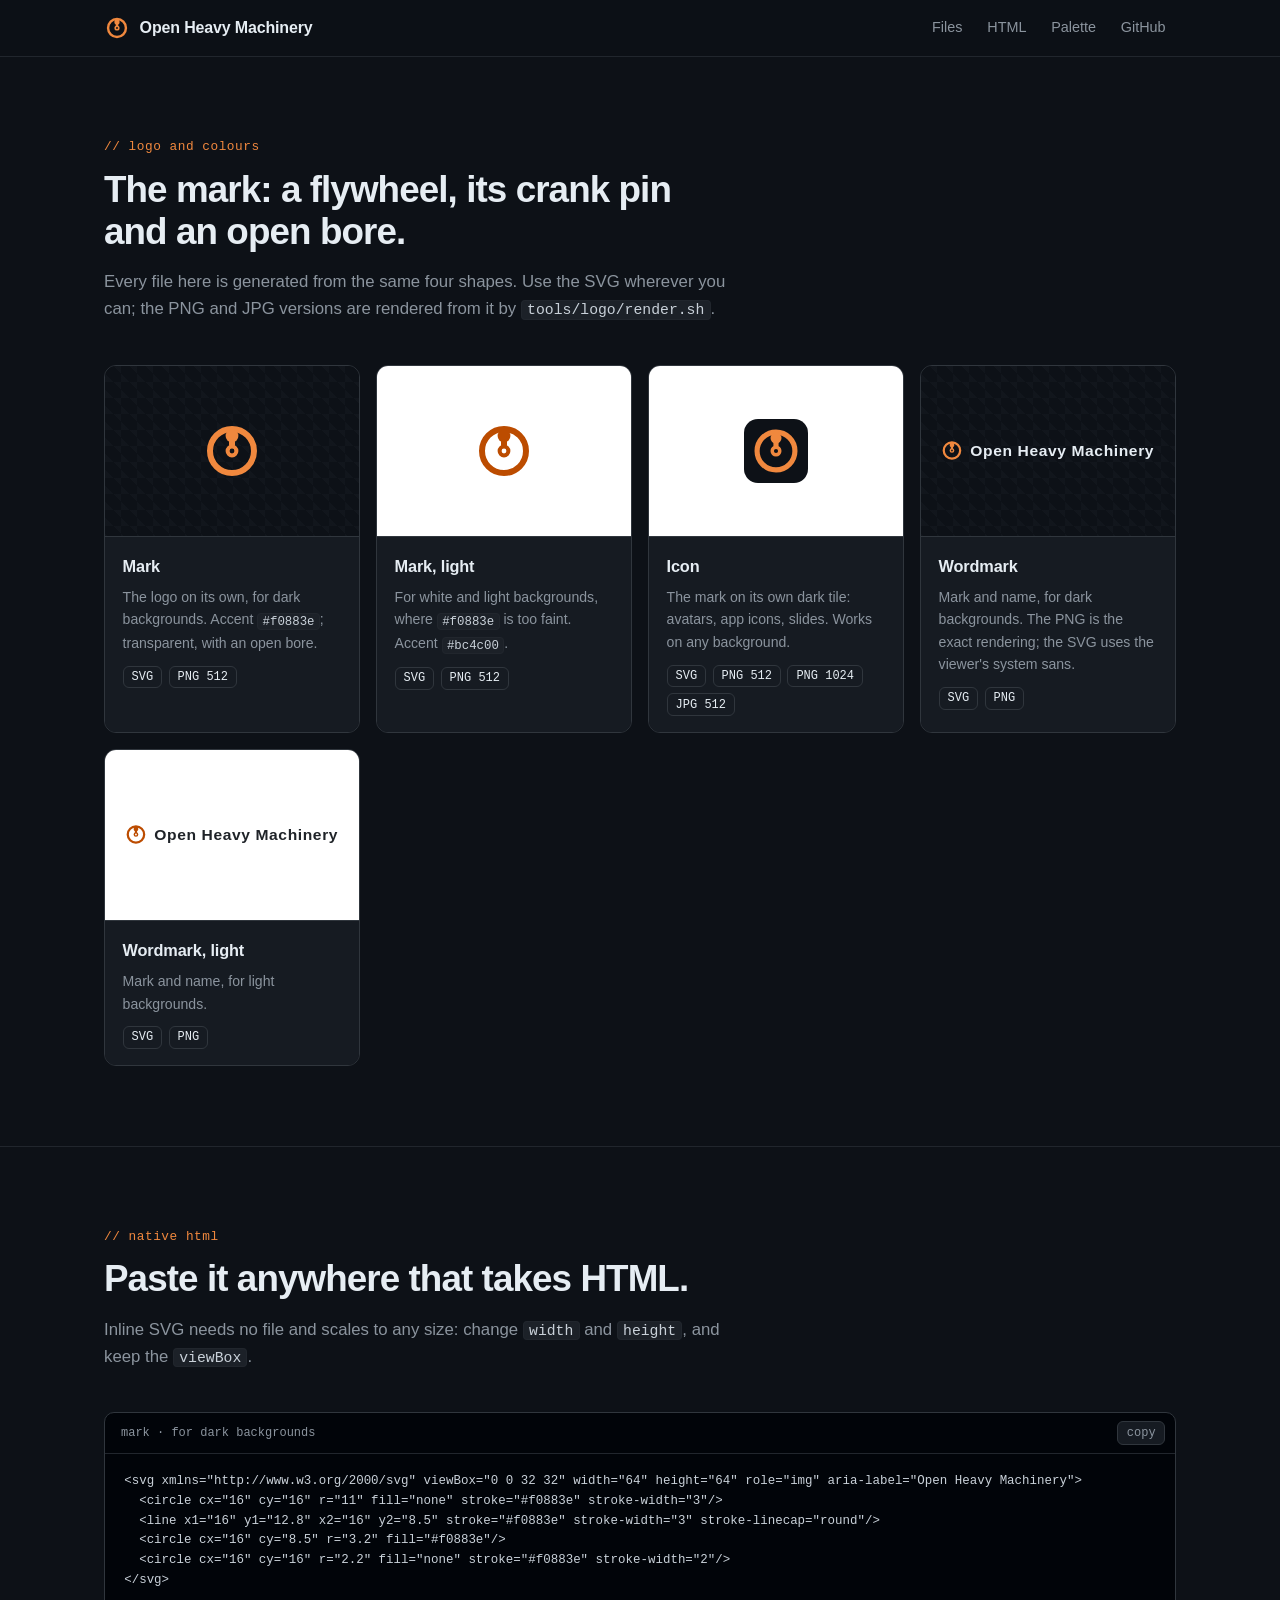
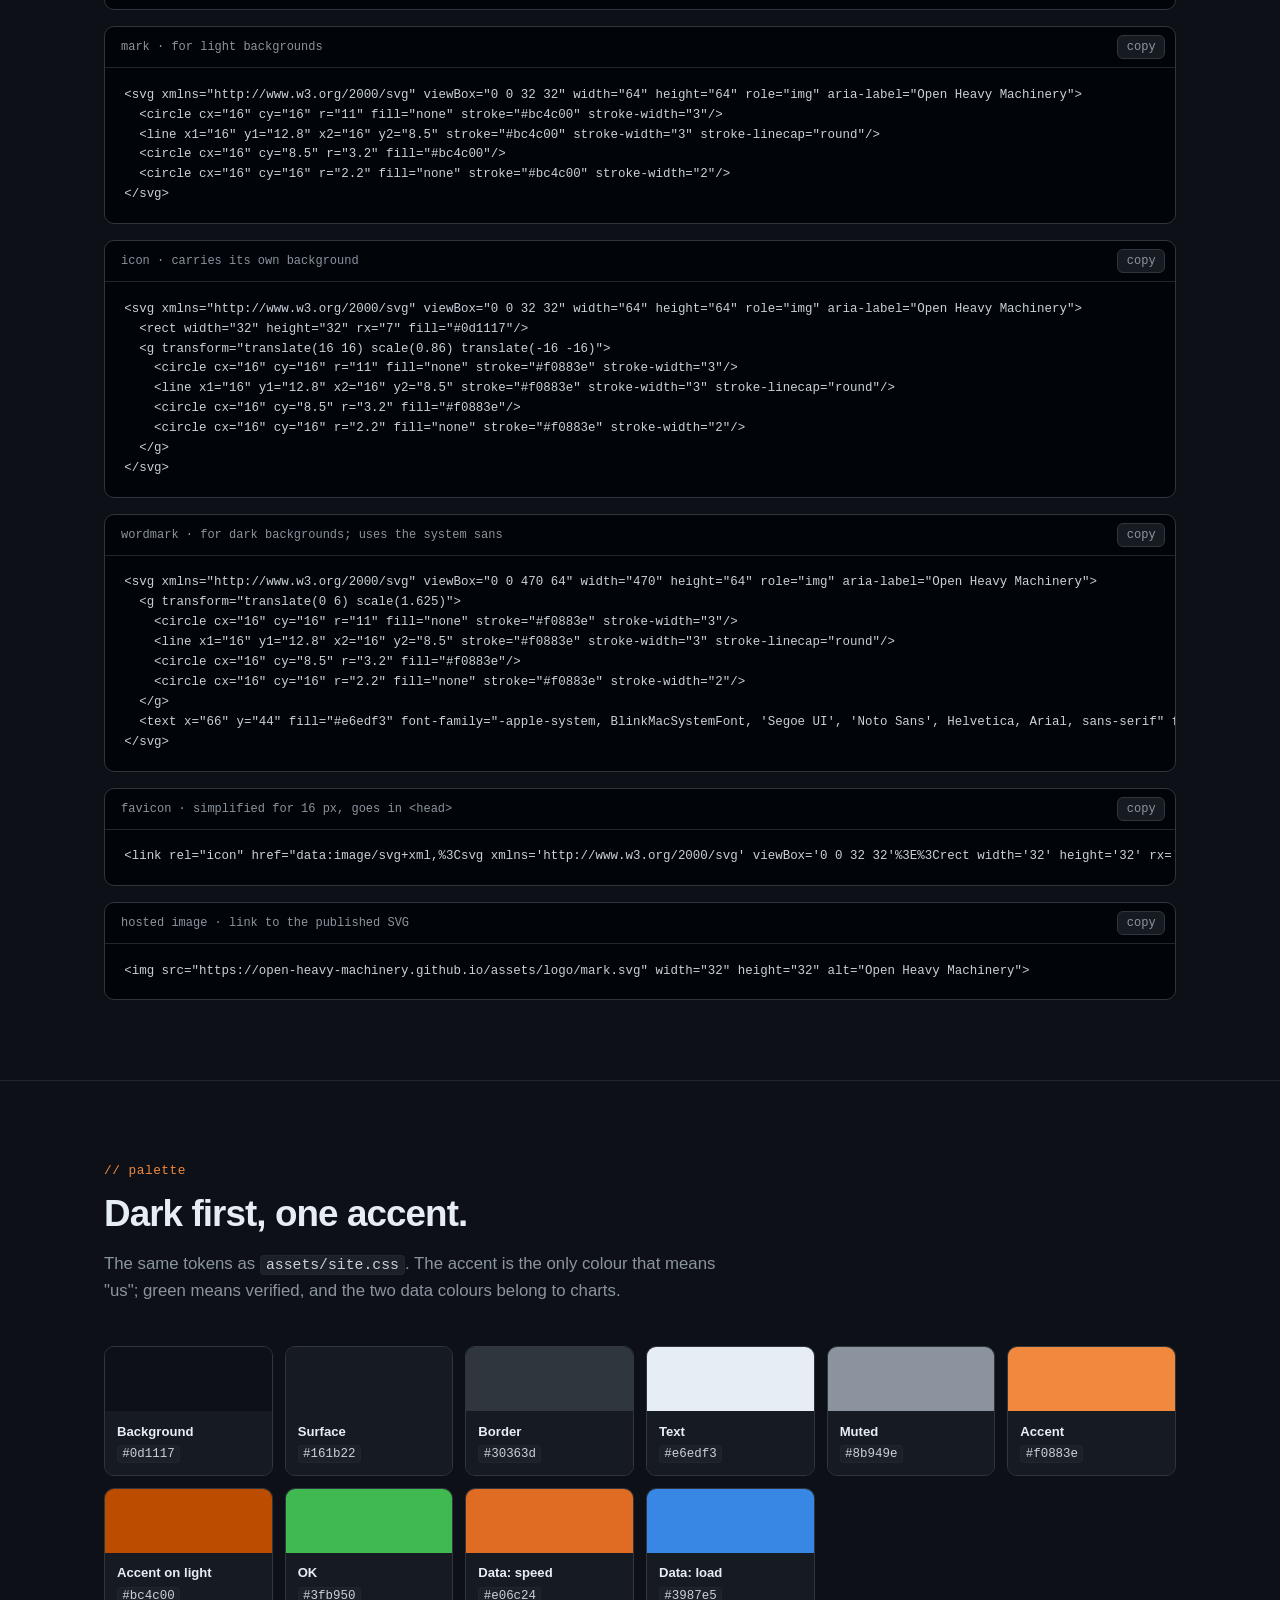
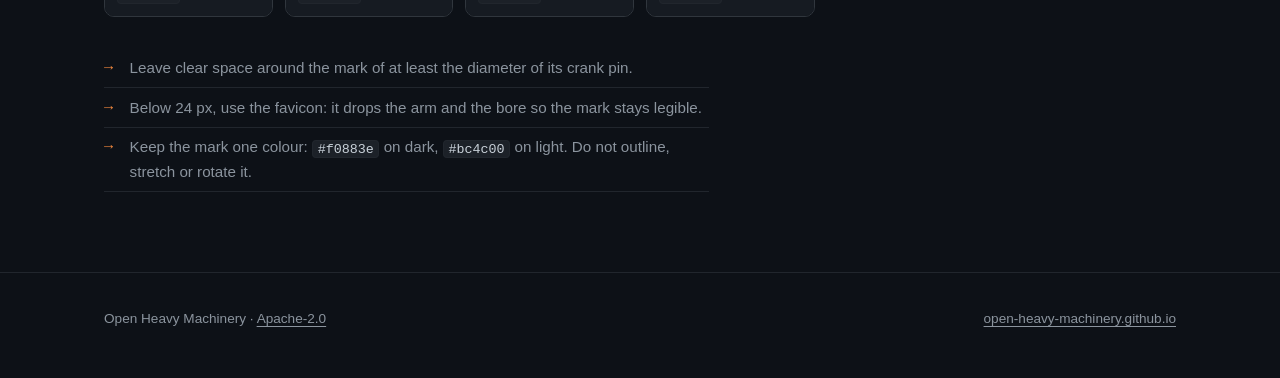
<file: assets/logo/index.html>
<!DOCTYPE html>
<html lang="en">
<head>
  <meta charset="UTF-8">
  <meta name="viewport" content="width=device-width, initial-scale=1.0">
  <meta name="color-scheme" content="dark">
  <title>Logo and colours · Open Heavy Machinery</title>
  <meta name="description" content="The Open Heavy Machinery logo in SVG, PNG and JPG, its inline HTML ready to paste, and the palette.">
  <meta name="theme-color" content="#0d1117">
  <meta name="robots" content="noindex">
  <link rel="icon" href="data:image/svg+xml,%3Csvg xmlns='http://www.w3.org/2000/svg' viewBox='0 0 32 32'%3E%3Crect width='32' height='32' rx='7' fill='%230d1117'/%3E%3Ccircle cx='16' cy='16' r='10' fill='none' stroke='%23f0883e' stroke-width='3'/%3E%3Ccircle cx='16' cy='9.5' r='3' fill='%23f0883e'/%3E%3Ccircle cx='16' cy='16' r='2' fill='%23f0883e'/%3E%3C/svg%3E">
  <link rel="stylesheet" href="../site.css">
</head>
<body>
  <a class="skip-link" href="#main">Skip to content</a>

  <header class="topbar">
    <div class="wrap">
      <a class="brand" href="../../" aria-label="Open Heavy Machinery, home">
        <svg width="26" height="26" viewBox="0 0 32 32" aria-hidden="true">
          <circle cx="16" cy="16" r="11" fill="none" stroke="#f0883e" stroke-width="3"/>
          <line x1="16" y1="16" x2="16" y2="8.5" stroke="#f0883e" stroke-width="3" stroke-linecap="round"/>
          <circle cx="16" cy="8.5" r="3.2" fill="#f0883e"/>
          <circle cx="16" cy="16" r="2.2" fill="#0d1117" stroke="#f0883e" stroke-width="2"/>
        </svg>
        Open Heavy Machinery
      </a>
      <nav class="topnav" aria-label="Primary">
        <a href="#files">Files</a>
        <a href="#html">HTML</a>
        <a href="#palette">Palette</a>
        <a class="gh" href="https://github.com/Open-Heavy-Machinery">GitHub</a>
      </nav>
    </div>
  </header>

  <main id="main">
    <section id="files" aria-labelledby="files-h">
      <div class="wrap">
        <div class="kicker">// logo and colours</div>
        <h2 id="files-h">The mark: a flywheel, its crank pin and an open bore.</h2>
        <p class="intro">Every file here is generated from the same four shapes. Use the SVG wherever you can; the PNG and JPG versions are rendered from it by <code>tools/logo/render.sh</code>.</p>
        <div class="variants">
          <article class="variant">
            <div class="preview on-dark"><img src="mark.svg" alt="Mark"></div>
            <div class="info"><h3>Mark</h3><p>The logo on its own, for dark backgrounds. Accent <code>#f0883e</code>; transparent, with an open bore.</p><div class="dl"><a href="mark.svg" download>SVG</a><a href="mark-512.png" download>PNG 512</a></div></div>
          </article>
          <article class="variant">
            <div class="preview on-light"><img src="mark-light.svg" alt="Mark, light"></div>
            <div class="info"><h3>Mark, light</h3><p>For white and light backgrounds, where <code>#f0883e</code> is too faint. Accent <code>#bc4c00</code>.</p><div class="dl"><a href="mark-light.svg" download>SVG</a><a href="mark-light-512.png" download>PNG 512</a></div></div>
          </article>
          <article class="variant">
            <div class="preview on-light"><img src="icon.svg" alt="Icon"></div>
            <div class="info"><h3>Icon</h3><p>The mark on its own dark tile: avatars, app icons, slides. Works on any background.</p><div class="dl"><a href="icon.svg" download>SVG</a><a href="icon-512.png" download>PNG 512</a><a href="icon-1024.png" download>PNG 1024</a><a href="icon-512.jpg" download>JPG 512</a></div></div>
          </article>
          <article class="variant">
            <div class="preview on-dark"><img src="wordmark-dark.svg" alt="Wordmark"></div>
            <div class="info"><h3>Wordmark</h3><p>Mark and name, for dark backgrounds. The PNG is the exact rendering; the SVG uses the viewer's system sans.</p><div class="dl"><a href="wordmark-dark.svg" download>SVG</a><a href="wordmark-dark.png" download>PNG</a></div></div>
          </article>
          <article class="variant">
            <div class="preview on-light"><img src="wordmark-light.svg" alt="Wordmark, light"></div>
            <div class="info"><h3>Wordmark, light</h3><p>Mark and name, for light backgrounds.</p><div class="dl"><a href="wordmark-light.svg" download>SVG</a><a href="wordmark-light.png" download>PNG</a></div></div>
          </article>
        </div>
      </div>
    </section>

    <section id="html" aria-labelledby="html-h">
      <div class="wrap">
        <div class="kicker">// native html</div>
        <h2 id="html-h">Paste it anywhere that takes HTML.</h2>
        <p class="intro">Inline SVG needs no file and scales to any size: change <code>width</code> and <code>height</code>, and keep the <code>viewBox</code>.</p>
        <div class="snippets">
          <div class="code">
            <div class="code-bar"><span>mark · for dark backgrounds</span><button class="copy" type="button" data-copy="s-mark">copy</button></div>
<pre id="s-mark">&lt;svg xmlns=&quot;http://www.w3.org/2000/svg&quot; viewBox=&quot;0 0 32 32&quot; width=&quot;64&quot; height=&quot;64&quot; role=&quot;img&quot; aria-label=&quot;Open Heavy Machinery&quot;&gt;
  &lt;circle cx=&quot;16&quot; cy=&quot;16&quot; r=&quot;11&quot; fill=&quot;none&quot; stroke=&quot;#f0883e&quot; stroke-width=&quot;3&quot;/&gt;
  &lt;line x1=&quot;16&quot; y1=&quot;12.8&quot; x2=&quot;16&quot; y2=&quot;8.5&quot; stroke=&quot;#f0883e&quot; stroke-width=&quot;3&quot; stroke-linecap=&quot;round&quot;/&gt;
  &lt;circle cx=&quot;16&quot; cy=&quot;8.5&quot; r=&quot;3.2&quot; fill=&quot;#f0883e&quot;/&gt;
  &lt;circle cx=&quot;16&quot; cy=&quot;16&quot; r=&quot;2.2&quot; fill=&quot;none&quot; stroke=&quot;#f0883e&quot; stroke-width=&quot;2&quot;/&gt;
&lt;/svg&gt;</pre>
          </div>
          <div class="code">
            <div class="code-bar"><span>mark · for light backgrounds</span><button class="copy" type="button" data-copy="s-mark-light">copy</button></div>
<pre id="s-mark-light">&lt;svg xmlns=&quot;http://www.w3.org/2000/svg&quot; viewBox=&quot;0 0 32 32&quot; width=&quot;64&quot; height=&quot;64&quot; role=&quot;img&quot; aria-label=&quot;Open Heavy Machinery&quot;&gt;
  &lt;circle cx=&quot;16&quot; cy=&quot;16&quot; r=&quot;11&quot; fill=&quot;none&quot; stroke=&quot;#bc4c00&quot; stroke-width=&quot;3&quot;/&gt;
  &lt;line x1=&quot;16&quot; y1=&quot;12.8&quot; x2=&quot;16&quot; y2=&quot;8.5&quot; stroke=&quot;#bc4c00&quot; stroke-width=&quot;3&quot; stroke-linecap=&quot;round&quot;/&gt;
  &lt;circle cx=&quot;16&quot; cy=&quot;8.5&quot; r=&quot;3.2&quot; fill=&quot;#bc4c00&quot;/&gt;
  &lt;circle cx=&quot;16&quot; cy=&quot;16&quot; r=&quot;2.2&quot; fill=&quot;none&quot; stroke=&quot;#bc4c00&quot; stroke-width=&quot;2&quot;/&gt;
&lt;/svg&gt;</pre>
          </div>
          <div class="code">
            <div class="code-bar"><span>icon · carries its own background</span><button class="copy" type="button" data-copy="s-icon">copy</button></div>
<pre id="s-icon">&lt;svg xmlns=&quot;http://www.w3.org/2000/svg&quot; viewBox=&quot;0 0 32 32&quot; width=&quot;64&quot; height=&quot;64&quot; role=&quot;img&quot; aria-label=&quot;Open Heavy Machinery&quot;&gt;
  &lt;rect width=&quot;32&quot; height=&quot;32&quot; rx=&quot;7&quot; fill=&quot;#0d1117&quot;/&gt;
  &lt;g transform=&quot;translate(16 16) scale(0.86) translate(-16 -16)&quot;&gt;
    &lt;circle cx=&quot;16&quot; cy=&quot;16&quot; r=&quot;11&quot; fill=&quot;none&quot; stroke=&quot;#f0883e&quot; stroke-width=&quot;3&quot;/&gt;
    &lt;line x1=&quot;16&quot; y1=&quot;12.8&quot; x2=&quot;16&quot; y2=&quot;8.5&quot; stroke=&quot;#f0883e&quot; stroke-width=&quot;3&quot; stroke-linecap=&quot;round&quot;/&gt;
    &lt;circle cx=&quot;16&quot; cy=&quot;8.5&quot; r=&quot;3.2&quot; fill=&quot;#f0883e&quot;/&gt;
    &lt;circle cx=&quot;16&quot; cy=&quot;16&quot; r=&quot;2.2&quot; fill=&quot;none&quot; stroke=&quot;#f0883e&quot; stroke-width=&quot;2&quot;/&gt;
  &lt;/g&gt;
&lt;/svg&gt;</pre>
          </div>
          <div class="code">
            <div class="code-bar"><span>wordmark · for dark backgrounds; uses the system sans</span><button class="copy" type="button" data-copy="s-wordmark">copy</button></div>
<pre id="s-wordmark">&lt;svg xmlns=&quot;http://www.w3.org/2000/svg&quot; viewBox=&quot;0 0 470 64&quot; width=&quot;470&quot; height=&quot;64&quot; role=&quot;img&quot; aria-label=&quot;Open Heavy Machinery&quot;&gt;
  &lt;g transform=&quot;translate(0 6) scale(1.625)&quot;&gt;
    &lt;circle cx=&quot;16&quot; cy=&quot;16&quot; r=&quot;11&quot; fill=&quot;none&quot; stroke=&quot;#f0883e&quot; stroke-width=&quot;3&quot;/&gt;
    &lt;line x1=&quot;16&quot; y1=&quot;12.8&quot; x2=&quot;16&quot; y2=&quot;8.5&quot; stroke=&quot;#f0883e&quot; stroke-width=&quot;3&quot; stroke-linecap=&quot;round&quot;/&gt;
    &lt;circle cx=&quot;16&quot; cy=&quot;8.5&quot; r=&quot;3.2&quot; fill=&quot;#f0883e&quot;/&gt;
    &lt;circle cx=&quot;16&quot; cy=&quot;16&quot; r=&quot;2.2&quot; fill=&quot;none&quot; stroke=&quot;#f0883e&quot; stroke-width=&quot;2&quot;/&gt;
  &lt;/g&gt;
  &lt;text x=&quot;66&quot; y=&quot;44&quot; fill=&quot;#e6edf3&quot; font-family=&quot;-apple-system, BlinkMacSystemFont, &#x27;Segoe UI&#x27;, &#x27;Noto Sans&#x27;, Helvetica, Arial, sans-serif&quot; font-size=&quot;34&quot; font-weight=&quot;700&quot; letter-spacing=&quot;-0.6&quot; textLength=&quot;398&quot; lengthAdjust=&quot;spacing&quot;&gt;Open Heavy Machinery&lt;/text&gt;
&lt;/svg&gt;</pre>
          </div>
          <div class="code">
            <div class="code-bar"><span>favicon · simplified for 16 px, goes in &lt;head&gt;</span><button class="copy" type="button" data-copy="s-favicon">copy</button></div>
<pre id="s-favicon">&lt;link rel=&quot;icon&quot; href=&quot;data:image/svg+xml,%3Csvg xmlns=&#x27;http://www.w3.org/2000/svg&#x27; viewBox=&#x27;0 0 32 32&#x27;%3E%3Crect width=&#x27;32&#x27; height=&#x27;32&#x27; rx=&#x27;7&#x27; fill=&#x27;%230d1117&#x27;/%3E%3Ccircle cx=&#x27;16&#x27; cy=&#x27;16&#x27; r=&#x27;10&#x27; fill=&#x27;none&#x27; stroke=&#x27;%23f0883e&#x27; stroke-width=&#x27;3&#x27;/%3E%3Ccircle cx=&#x27;16&#x27; cy=&#x27;9.5&#x27; r=&#x27;3&#x27; fill=&#x27;%23f0883e&#x27;/%3E%3Ccircle cx=&#x27;16&#x27; cy=&#x27;16&#x27; r=&#x27;2&#x27; fill=&#x27;%23f0883e&#x27;/%3E%3C/svg%3E&quot;&gt;</pre>
          </div>
          <div class="code">
            <div class="code-bar"><span>hosted image · link to the published SVG</span><button class="copy" type="button" data-copy="s-img">copy</button></div>
<pre id="s-img">&lt;img src=&quot;https://open-heavy-machinery.github.io/assets/logo/mark.svg&quot; width=&quot;32&quot; height=&quot;32&quot; alt=&quot;Open Heavy Machinery&quot;&gt;</pre>
          </div>
        </div>
      </div>
    </section>

    <section id="palette" aria-labelledby="palette-h">
      <div class="wrap">
        <div class="kicker">// palette</div>
        <h2 id="palette-h">Dark first, one accent.</h2>
        <p class="intro">The same tokens as <code>assets/site.css</code>. The accent is the only colour that means "us"; green means verified, and the two data colours belong to charts.</p>
        <div class="swatches">
          <div class="swatch"><div class="chipcolor" style="background: #0d1117"></div><div class="meta"><b>Background</b><code>#0d1117</code></div></div>
          <div class="swatch"><div class="chipcolor" style="background: #161b22"></div><div class="meta"><b>Surface</b><code>#161b22</code></div></div>
          <div class="swatch"><div class="chipcolor" style="background: #30363d"></div><div class="meta"><b>Border</b><code>#30363d</code></div></div>
          <div class="swatch"><div class="chipcolor" style="background: #e6edf3"></div><div class="meta"><b>Text</b><code>#e6edf3</code></div></div>
          <div class="swatch"><div class="chipcolor" style="background: #8b949e"></div><div class="meta"><b>Muted</b><code>#8b949e</code></div></div>
          <div class="swatch"><div class="chipcolor" style="background: #f0883e"></div><div class="meta"><b>Accent</b><code>#f0883e</code></div></div>
          <div class="swatch"><div class="chipcolor" style="background: #bc4c00"></div><div class="meta"><b>Accent on light</b><code>#bc4c00</code></div></div>
          <div class="swatch"><div class="chipcolor" style="background: #3fb950"></div><div class="meta"><b>OK</b><code>#3fb950</code></div></div>
          <div class="swatch"><div class="chipcolor" style="background: #e06c24"></div><div class="meta"><b>Data: speed</b><code>#e06c24</code></div></div>
          <div class="swatch"><div class="chipcolor" style="background: #3987e5"></div><div class="meta"><b>Data: load</b><code>#3987e5</code></div></div>
        </div>
        <ul class="rules" style="margin-top: 2rem;">
          <li>Leave clear space around the mark of at least the diameter of its crank pin.</li>
          <li>Below 24 px, use the favicon: it drops the arm and the bore so the mark stays legible.</li>
          <li>Keep the mark one colour: <code>#f0883e</code> on dark, <code>#bc4c00</code> on light. Do not outline, stretch or rotate it.</li>
        </ul>
      </div>
    </section>
  </main>

  <footer>
    <div class="wrap">
      <span>Open Heavy Machinery · <a href="https://github.com/Open-Heavy-Machinery/open-heavy-machinery.github.io/blob/main/LICENSE">Apache-2.0</a></span>
      <span><a href="../../">open-heavy-machinery.github.io</a></span>
    </div>
  </footer>

  <script>
    (function () {
      document.querySelectorAll("[data-copy]").forEach(function (btn) {
        btn.addEventListener("click", function () {
          var text = document.getElementById(btn.getAttribute("data-copy")).textContent;
          if (!navigator.clipboard) return;
          navigator.clipboard.writeText(text).then(function () {
            btn.textContent = "copied";
            setTimeout(function () { btn.textContent = "copy"; }, 1500);
          });
        });
      });
    })();
  </script>
</body>
</html>
</file>
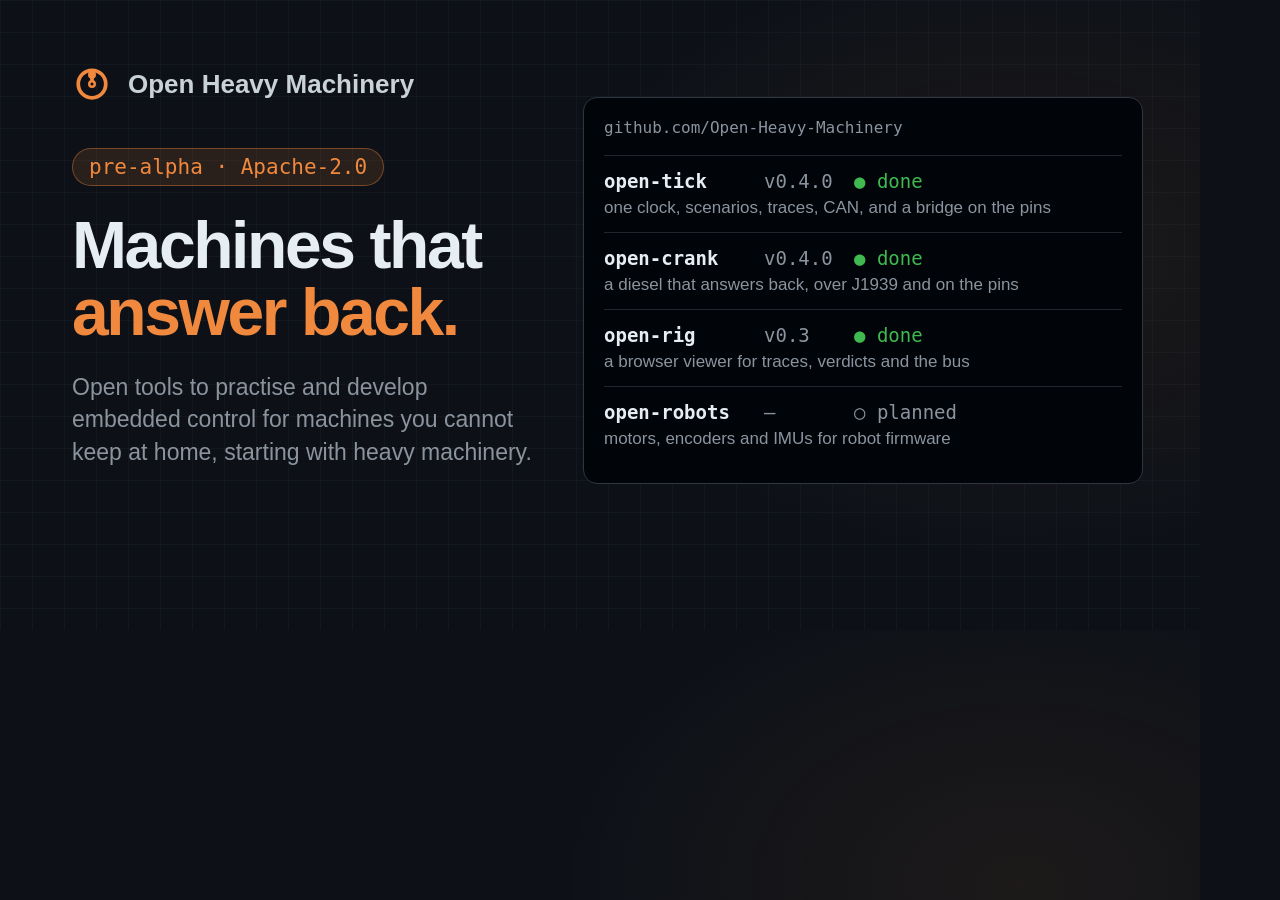
<file: tools/og/home.html>
<!doctype html><html><head><meta charset="utf-8"><link rel="stylesheet" href="card.css"></head><body>
<div class="left">
  <div class="brand"><svg width="40" height="40" viewBox="0 0 32 32"><circle cx="16" cy="16" r="11" fill="none" stroke="#f0883e" stroke-width="3"/><line x1="16" y1="16" x2="16" y2="8.5" stroke="#f0883e" stroke-width="3" stroke-linecap="round"/><circle cx="16" cy="8.5" r="3.2" fill="#f0883e"/><circle cx="16" cy="16" r="2.2" fill="#0d1117" stroke="#f0883e" stroke-width="2"/></svg> Open Heavy Machinery</div>
  <div class="pill">pre-alpha · Apache-2.0</div>
  <h1>Machines that <em>answer back.</em></h1>
  <p class="sub">Open tools to practise and develop embedded control for machines you cannot keep at home, starting with heavy machinery.</p>
</div>
<div class="panel">
  <div class="bar">github.com/Open-Heavy-Machinery</div>
  <div class="row"><span class="n">open-tick</span><span class="v">v0.4.0</span><span class="s">● done</span><span class="d">one clock, scenarios, traces, CAN, and a bridge on the pins</span></div>
  <div class="row"><span class="n">open-crank</span><span class="v">v0.4.0</span><span class="s">● done</span><span class="d">a diesel that answers back, over J1939 and on the pins</span></div>
  <div class="row"><span class="n">open-rig</span><span class="v">v0.3</span><span class="s">● done</span><span class="d">a browser viewer for traces, verdicts and the bus</span></div>
  <div class="row"><span class="n">open-robots</span><span class="v">—</span><span class="s p">○ planned</span><span class="d">motors, encoders and IMUs for robot firmware</span></div>
</div>
</body></html>
</file>
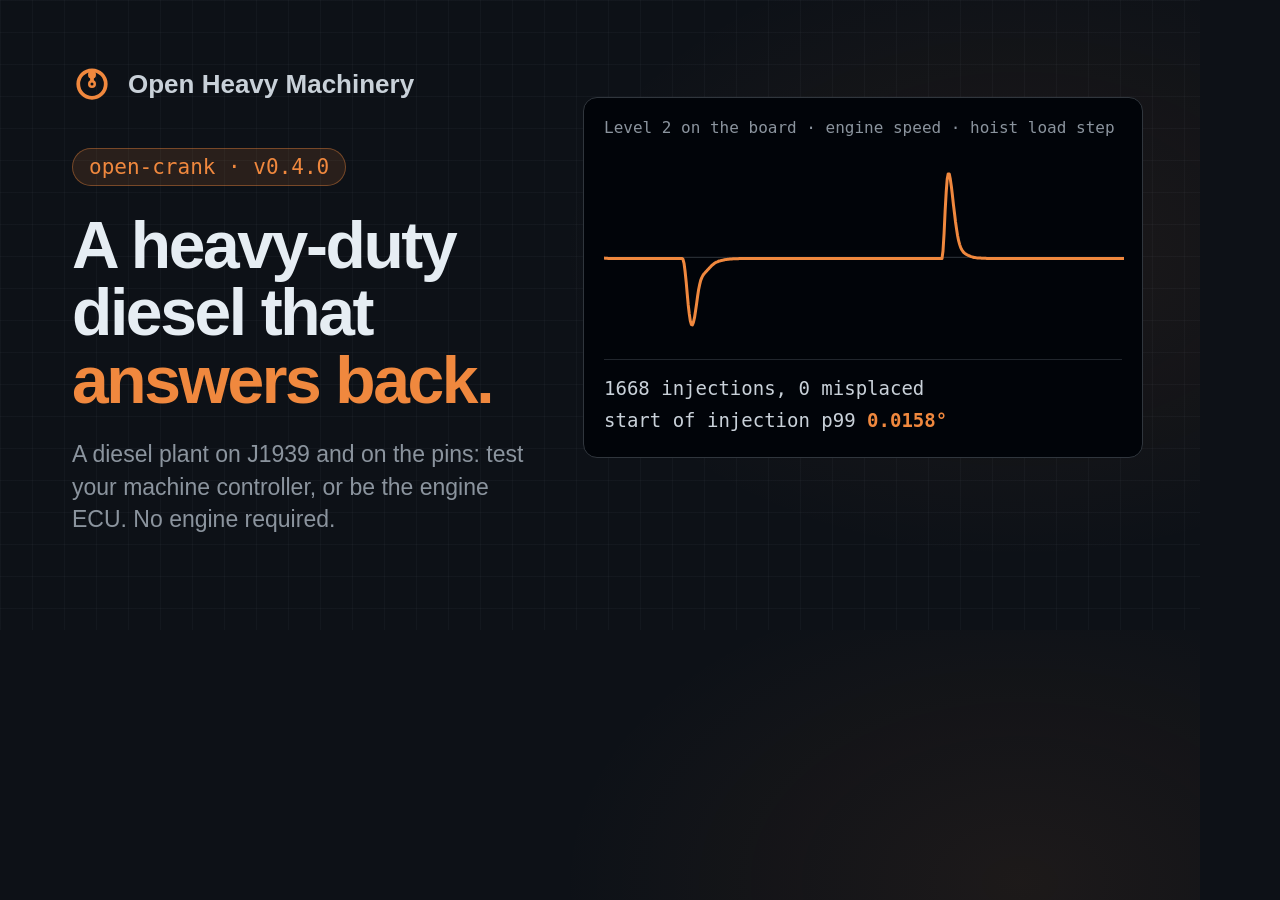
<file: tools/og/open-crank.html>
<!doctype html><html><head><meta charset="utf-8"><link rel="stylesheet" href="card.css"></head><body>
<!-- Data: open-crank docs/measurements/2026-11-28-hil/hoist_step.trace.csv at open-crank 445283c (v0.4.0),
     md5 a513cefb96e8187d4c2115d1761175c7: plant_rpm from 5 s to 25 s (every 4th row, clipped to 1200..1850);
     the numbers from that directory's README (hoist_step row and the campaign's result). -->
<div class="left">
  <div class="brand"><svg width="40" height="40" viewBox="0 0 32 32"><circle cx="16" cy="16" r="11" fill="none" stroke="#f0883e" stroke-width="3"/><line x1="16" y1="16" x2="16" y2="8.5" stroke="#f0883e" stroke-width="3" stroke-linecap="round"/><circle cx="16" cy="8.5" r="3.2" fill="#f0883e"/><circle cx="16" cy="16" r="2.2" fill="#0d1117" stroke="#f0883e" stroke-width="2"/></svg> Open Heavy Machinery</div>
  <div class="pill">open-crank · v0.4.0</div>
  <h1>A heavy-duty diesel that <em>answers back.</em></h1>
  <p class="sub">A diesel plant on J1939 and on the pins: test your machine controller, or be the engine ECU. No engine required.</p>
</div>
<div class="panel">
  <div class="bar">Level 2 on the board · engine speed · hoist load step</div>
  <svg class="chart" width="520" height="190" viewBox="0 0 520 190"><line class="base" x1="0" x2="520" y1="102.3" y2="102.3"/><polyline class="line" points="0.0,103.1 1.0,103.2 2.1,103.3 3.1,103.3 4.2,103.4 5.2,103.4 6.2,103.4 7.3,103.4 8.3,103.4 9.4,103.4 10.4,103.4 11.4,103.4 12.5,103.4 13.5,103.4 14.6,103.4 15.6,103.4 16.6,103.5 17.7,103.5 18.7,103.5 19.8,103.5 20.8,103.5 21.8,103.5 22.9,103.5 23.9,103.5 25.0,103.5 26.0,103.5 27.0,103.5 28.1,103.5 29.1,103.5 30.2,103.5 31.2,103.5 32.2,103.5 33.3,103.5 34.3,103.5 35.4,103.5 36.4,103.5 37.4,103.5 38.5,103.5 39.5,103.5 40.6,103.5 41.6,103.5 42.6,103.5 43.7,103.5 44.7,103.5 45.8,103.4 46.8,103.4 47.8,103.4 48.9,103.4 49.9,103.4 51.0,103.4 52.0,103.4 53.0,103.4 54.1,103.4 55.1,103.4 56.2,103.4 57.2,103.4 58.2,103.4 59.3,103.4 60.3,103.4 61.4,103.4 62.4,103.4 63.4,103.4 64.5,103.4 65.5,103.4 66.6,103.4 67.6,103.4 68.6,103.4 69.7,103.5 70.7,103.5 71.8,103.5 72.8,103.5 73.8,103.5 74.9,103.5 75.9,103.4 77.0,103.4 78.0,103.4 79.0,104.4 80.1,108.7 81.1,116.5 82.2,127.1 83.2,138.7 84.2,149.7 85.3,159.0 86.3,165.9 87.4,169.5 88.4,169.9 89.4,167.4 90.5,162.7 91.5,156.2 92.6,148.8 93.6,141.3 94.6,134.7 95.7,129.4 96.7,125.4 97.8,122.6 98.8,120.6 99.8,119.1 100.9,117.9 101.9,116.7 103.0,115.6 104.0,114.5 105.0,113.4 106.1,112.3 107.1,111.2 108.2,110.2 109.2,109.3 110.2,108.5 111.3,107.8 112.3,107.2 113.4,106.8 114.4,106.3 115.4,106.0 116.5,105.7 117.5,105.4 118.6,105.2 119.6,105.0 120.6,104.7 121.7,104.6 122.7,104.4 123.8,104.3 124.8,104.2 125.8,104.1 126.9,104.0 127.9,103.9 129.0,103.8 130.0,103.8 131.0,103.8 132.1,103.7 133.1,103.7 134.2,103.7 135.2,103.6 136.2,103.6 137.3,103.5 138.3,103.5 139.4,103.5 140.4,103.5 141.4,103.5 142.5,103.5 143.5,103.5 144.6,103.5 145.6,103.5 146.6,103.5 147.7,103.5 148.7,103.5 149.8,103.5 150.8,103.5 151.8,103.5 152.9,103.5 153.9,103.5 155.0,103.5 156.0,103.5 157.0,103.5 158.1,103.5 159.1,103.5 160.2,103.4 161.2,103.4 162.2,103.4 163.3,103.5 164.3,103.5 165.4,103.5 166.4,103.5 167.4,103.5 168.5,103.5 169.5,103.5 170.6,103.5 171.6,103.5 172.6,103.5 173.7,103.5 174.7,103.5 175.8,103.5 176.8,103.5 177.8,103.5 178.9,103.5 179.9,103.5 181.0,103.4 182.0,103.4 183.0,103.4 184.1,103.4 185.1,103.4 186.2,103.5 187.2,103.5 188.2,103.5 189.3,103.5 190.3,103.5 191.4,103.5 192.4,103.5 193.4,103.5 194.5,103.5 195.5,103.5 196.6,103.5 197.6,103.5 198.6,103.5 199.7,103.6 200.7,103.6 201.8,103.6 202.8,103.6 203.8,103.6 204.9,103.6 205.9,103.6 207.0,103.5 208.0,103.5 209.0,103.5 210.1,103.5 211.1,103.5 212.2,103.5 213.2,103.5 214.2,103.5 215.3,103.5 216.3,103.5 217.4,103.5 218.4,103.5 219.4,103.5 220.5,103.5 221.5,103.6 222.6,103.5 223.6,103.5 224.6,103.5 225.7,103.5 226.7,103.5 227.8,103.5 228.8,103.5 229.8,103.5 230.9,103.5 231.9,103.5 233.0,103.5 234.0,103.5 235.0,103.5 236.1,103.5 237.1,103.5 238.2,103.5 239.2,103.5 240.2,103.5 241.3,103.5 242.3,103.5 243.4,103.5 244.4,103.5 245.4,103.5 246.5,103.5 247.5,103.5 248.6,103.5 249.6,103.5 250.6,103.5 251.7,103.5 252.7,103.5 253.8,103.5 254.8,103.5 255.8,103.5 256.9,103.5 257.9,103.5 259.0,103.5 260.0,103.5 261.0,103.5 262.1,103.5 263.1,103.5 264.2,103.5 265.2,103.5 266.2,103.5 267.3,103.5 268.3,103.6 269.4,103.6 270.4,103.6 271.4,103.5 272.5,103.5 273.5,103.5 274.6,103.5 275.6,103.5 276.6,103.5 277.7,103.5 278.7,103.5 279.8,103.5 280.8,103.5 281.8,103.5 282.9,103.5 283.9,103.5 285.0,103.5 286.0,103.5 287.0,103.5 288.1,103.5 289.1,103.5 290.2,103.5 291.2,103.5 292.2,103.5 293.3,103.5 294.3,103.5 295.4,103.5 296.4,103.5 297.4,103.5 298.5,103.6 299.5,103.6 300.6,103.6 301.6,103.6 302.6,103.6 303.7,103.6 304.7,103.6 305.8,103.6 306.8,103.5 307.8,103.5 308.9,103.5 309.9,103.5 311.0,103.5 312.0,103.5 313.0,103.5 314.1,103.5 315.1,103.5 316.2,103.5 317.2,103.5 318.2,103.5 319.3,103.5 320.3,103.5 321.4,103.5 322.4,103.5 323.4,103.5 324.5,103.5 325.5,103.5 326.6,103.5 327.6,103.5 328.6,103.5 329.7,103.5 330.7,103.5 331.8,103.5 332.8,103.6 333.8,103.5 334.9,103.5 335.9,103.5 337.0,103.5 338.0,103.5 339.0,96.0 340.1,78.2 341.1,56.5 342.2,37.1 343.2,24.0 344.2,18.9 345.3,19.1 346.3,24.1 347.4,31.8 348.4,40.2 349.4,49.3 350.5,58.3 351.5,66.8 352.6,74.4 353.6,80.7 354.6,85.7 355.7,89.6 356.7,92.6 357.8,94.7 358.8,96.3 359.8,97.5 360.9,98.4 361.9,99.1 363.0,99.7 364.0,100.3 365.0,100.7 366.1,101.2 367.1,101.6 368.2,101.9 369.2,102.2 370.2,102.5 371.3,102.6 372.3,102.8 373.4,102.9 374.4,103.0 375.4,103.0 376.5,103.1 377.5,103.2 378.6,103.2 379.6,103.2 380.6,103.3 381.7,103.3 382.7,103.4 383.8,103.4 384.8,103.4 385.8,103.4 386.9,103.5 387.9,103.5 389.0,103.5 390.0,103.5 391.0,103.5 392.1,103.5 393.1,103.5 394.2,103.5 395.2,103.5 396.2,103.5 397.3,103.5 398.3,103.5 399.4,103.5 400.4,103.4 401.4,103.5 402.5,103.5 403.5,103.5 404.6,103.5 405.6,103.5 406.6,103.5 407.7,103.5 408.7,103.5 409.8,103.5 410.8,103.5 411.8,103.4 412.9,103.4 413.9,103.4 415.0,103.4 416.0,103.4 417.0,103.4 418.1,103.4 419.1,103.4 420.2,103.4 421.2,103.4 422.2,103.4 423.3,103.4 424.3,103.4 425.4,103.5 426.4,103.5 427.4,103.5 428.5,103.5 429.5,103.5 430.6,103.5 431.6,103.5 432.6,103.4 433.7,103.4 434.7,103.4 435.8,103.4 436.8,103.4 437.8,103.5 438.9,103.5 439.9,103.5 441.0,103.5 442.0,103.5 443.0,103.5 444.1,103.5 445.1,103.5 446.2,103.5 447.2,103.5 448.2,103.5 449.3,103.4 450.3,103.4 451.4,103.4 452.4,103.4 453.4,103.4 454.5,103.4 455.5,103.5 456.6,103.5 457.6,103.5 458.6,103.5 459.7,103.5 460.7,103.5 461.8,103.5 462.8,103.5 463.8,103.5 464.9,103.5 465.9,103.5 467.0,103.5 468.0,103.5 469.0,103.5 470.1,103.5 471.1,103.5 472.2,103.5 473.2,103.5 474.2,103.5 475.3,103.5 476.3,103.5 477.4,103.4 478.4,103.4 479.4,103.4 480.5,103.4 481.5,103.4 482.6,103.4 483.6,103.4 484.6,103.4 485.7,103.4 486.7,103.4 487.8,103.5 488.8,103.5 489.8,103.5 490.9,103.5 491.9,103.5 493.0,103.5 494.0,103.5 495.0,103.5 496.1,103.5 497.1,103.5 498.2,103.5 499.2,103.5 500.2,103.5 501.3,103.6 502.3,103.6 503.4,103.6 504.4,103.6 505.4,103.6 506.5,103.6 507.5,103.6 508.6,103.5 509.6,103.5 510.6,103.5 511.7,103.5 512.7,103.5 513.8,103.6 514.8,103.6 515.8,103.6 516.9,103.6 517.9,103.6 519.0,103.6 520.0,103.6"/></svg>
  <div class="frames">1668 injections, 0 misplaced<br>start of injection p99 <b>0.0158°</b></div>
</div>
</body></html>
</file>
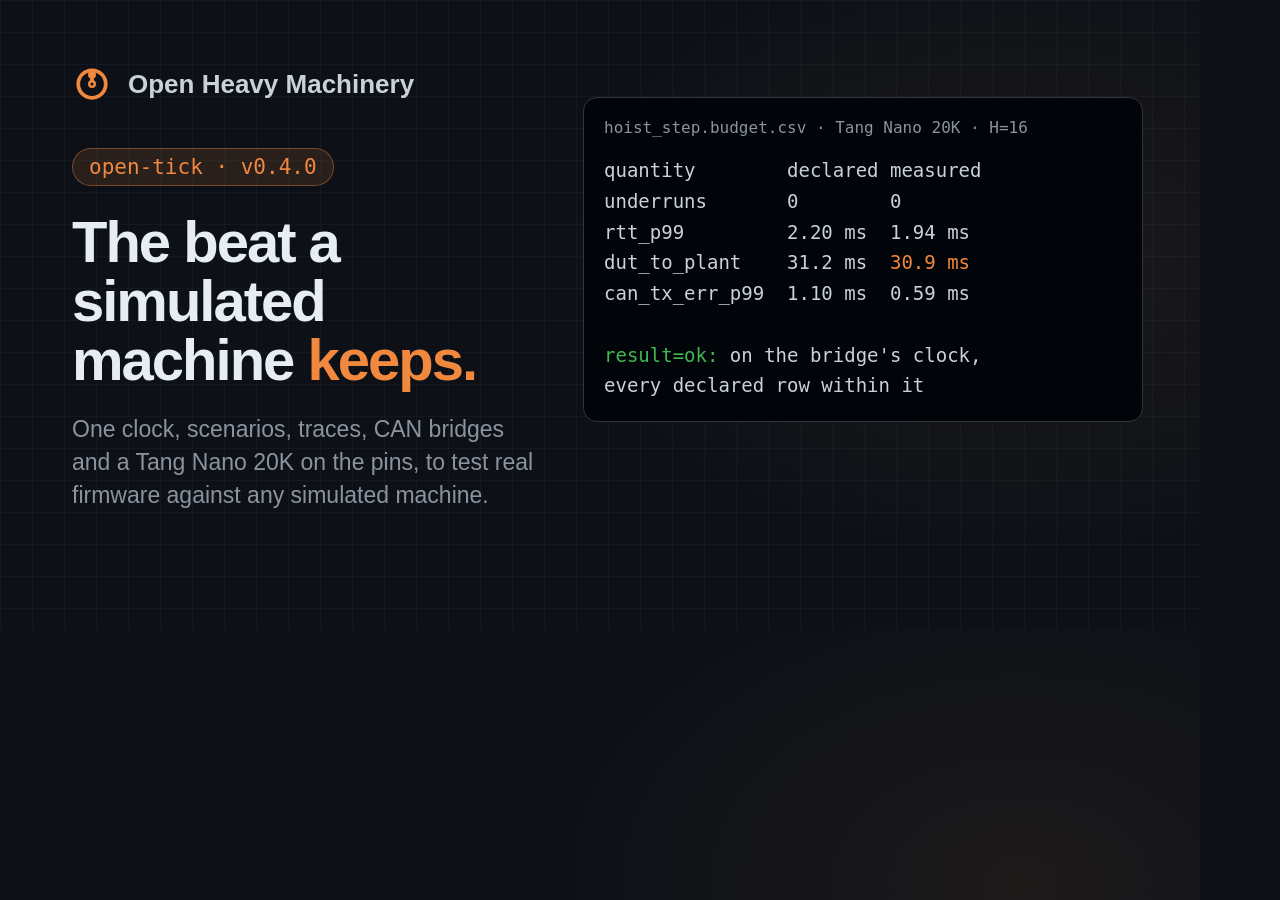
<file: tools/og/open-tick.html>
<!doctype html><html><head><meta charset="utf-8"><link rel="stylesheet" href="card.css"></head><body>
<!-- Data: open-crank docs/measurements/2026-11-28-hil/hoist_step.budget.csv at open-crank 445283c (v0.4.0),
     md5 565d2a98c61d86a53f30b59e517ee5ee: open-tick's budget of that hard run, rounded. -->
<div class="left">
  <div class="brand"><svg width="40" height="40" viewBox="0 0 32 32"><circle cx="16" cy="16" r="11" fill="none" stroke="#f0883e" stroke-width="3"/><line x1="16" y1="16" x2="16" y2="8.5" stroke="#f0883e" stroke-width="3" stroke-linecap="round"/><circle cx="16" cy="8.5" r="3.2" fill="#f0883e"/><circle cx="16" cy="16" r="2.2" fill="#0d1117" stroke="#f0883e" stroke-width="2"/></svg> Open Heavy Machinery</div>
  <div class="pill">open-tick · v0.4.0</div>
  <h1 class="long">The beat a simulated machine <em>keeps.</em></h1>
  <p class="sub">One clock, scenarios, traces, CAN bridges and a Tang Nano 20K on the pins, to test real firmware against any simulated machine.</p>
</div>
<div class="panel">
  <div class="bar">hoist_step.budget.csv · Tang Nano 20K · H=16</div>
  <div class="out">quantity        declared measured<br>underruns       0        0<br>rtt_p99         2.20 ms  1.94 ms<br>dut_to_plant    31.2 ms  <span class="sum">30.9 ms</span><br>can_tx_err_p99  1.10 ms  0.59 ms<br><br><span class="ok">result=ok:</span> on the bridge's clock,<br>every declared row within it</div>
</div>
</body></html>
</file>
<file: assets/site.css>
/* SPDX-License-Identifier: Apache-2.0 */
/* Open Heavy Machinery: shared styles for every page of the site.
   Palette and type are defined once in :root; pages only add markup. */

:root {
  --bg: #0d1117;
  --surface: #161b22;
  --surface-2: #1c2128;
  --border: #30363d;
  --hairline: #21262d;
  --text: #e6edf3;
  --muted: #8b949e;
  --accent: #f0883e;
  --accent-dim: rgba(240, 136, 62, 0.14);
  --code-bg: #010409;
  --ok: #3fb950;
  --data-speed: #e06c24;
  --data-load: #3987e5;
  --mono: ui-monospace, SFMono-Regular, "SF Mono", Menlo, Consolas, "Liberation Mono", monospace;
  --sans: -apple-system, BlinkMacSystemFont, "Segoe UI", "Noto Sans", Helvetica, Arial, sans-serif;
  --wide: 1120px;
  --prose: 68ch;
}

* { box-sizing: border-box; margin: 0; padding: 0; }

html { scroll-behavior: smooth; }
@media (prefers-reduced-motion: reduce) { html { scroll-behavior: auto; } }

body {
  background: var(--bg);
  color: var(--text);
  font-family: var(--sans);
  line-height: 1.6;
  -webkit-font-smoothing: antialiased;
}

a { color: var(--accent); text-underline-offset: 3px; }
a:hover { color: #ffa657; }
:focus-visible { outline: 2px solid var(--accent); outline-offset: 2px; border-radius: 4px; }

.skip-link {
  position: absolute; left: -9999px; top: 0; z-index: 20;
  background: var(--accent); color: var(--bg);
  padding: 0.5rem 1rem; font-family: var(--mono); font-size: 0.85rem;
}
.skip-link:focus { left: 1rem; top: 1rem; }

.wrap { max-width: var(--wide); margin: 0 auto; padding: 0 1.5rem; }
.hero .wrap > *, .why > *, .arch > *, .start > * { min-width: 0; }
@media (max-width: 480px) { .wrap { padding: 0 1rem; } .eyebrow .long { display: none; } }

/* ---------- top bar ---------- */
.topbar {
  position: sticky; top: 0; z-index: 10;
  background: rgba(13, 17, 23, 0.86);
  backdrop-filter: blur(8px);
  border-bottom: 1px solid var(--hairline);
}
.topbar .wrap { display: flex; align-items: center; justify-content: space-between; gap: 1rem; height: 56px; }
.brand { display: flex; align-items: center; gap: 0.6rem; color: var(--text); text-decoration: none; font-weight: 600; letter-spacing: -0.01em; }
.brand:hover { color: var(--text); }
.brand svg { flex: none; }
.topnav { display: flex; gap: 0.25rem; }
.topnav a {
  color: var(--muted); text-decoration: none; font-size: 0.9rem;
  padding: 0.35rem 0.65rem; border-radius: 6px;
}
.topnav a:hover { color: var(--text); background: var(--surface); }
@media (max-width: 720px) { .topnav a:not(.gh) { display: none; } }

/* ---------- organisation band ---------- */
.org { background: var(--surface); border-bottom: 1px solid var(--hairline); }
.org .wrap { display: flex; flex-wrap: wrap; align-items: baseline; justify-content: space-between; gap: 0.4rem 1.25rem; padding-top: 0.75rem; padding-bottom: 0.75rem; }
.org p { font-size: 0.88rem; color: var(--muted); }
.org .projects { font-family: var(--mono); font-size: 0.8rem; white-space: nowrap; }
.org .projects a { text-decoration: none; }

/* ---------- hero ---------- */
.hero {
  position: relative;
  padding: 4.5rem 0 4rem;
  border-bottom: 1px solid var(--hairline);
  background:
    radial-gradient(ellipse 60% 70% at 85% 30%, rgba(240, 136, 62, 0.08), transparent 70%),
    linear-gradient(var(--bg), var(--bg));
  overflow: hidden;
}
.hero::before {
  content: ""; position: absolute; inset: 0; pointer-events: none;
  background-image:
    linear-gradient(to right, rgba(139, 148, 158, 0.06) 1px, transparent 1px),
    linear-gradient(to bottom, rgba(139, 148, 158, 0.06) 1px, transparent 1px);
  background-size: 32px 32px;
  mask-image: radial-gradient(ellipse 80% 90% at 70% 40%, #000 30%, transparent 75%);
  -webkit-mask-image: radial-gradient(ellipse 80% 90% at 70% 40%, #000 30%, transparent 75%);
}
.hero .wrap { position: relative; display: grid; grid-template-columns: 1.05fr 1fr; gap: 3rem; align-items: center; }
@media (max-width: 960px) { .hero .wrap { grid-template-columns: 1fr; gap: 2.5rem; } .hero { padding-top: 3rem; } }

.eyebrow {
  display: inline-flex; align-items: center; gap: 0.5rem;
  font-family: var(--mono); font-size: 0.78rem; letter-spacing: 0.02em;
  color: var(--accent); background: var(--accent-dim);
  border: 1px solid rgba(240, 136, 62, 0.35);
  padding: 0.25rem 0.65rem; border-radius: 999px; margin-bottom: 1.4rem;
}
.eyebrow .dot { width: 7px; height: 7px; border-radius: 50%; background: var(--accent); box-shadow: 0 0 0 3px rgba(240, 136, 62, 0.2); }

h1 {
  font-size: clamp(2.3rem, 5.2vw, 3.6rem);
  line-height: 1.06; letter-spacing: -0.035em; font-weight: 700;
  margin-bottom: 1.25rem;
}
h1 em { font-style: normal; color: var(--accent); }
.lede { font-size: 1.14rem; color: #c9d1d9; max-width: 36rem; margin-bottom: 1.9rem; }
.lede strong { color: var(--text); font-weight: 600; }

.cta { display: flex; flex-wrap: wrap; gap: 0.75rem; margin-bottom: 1.8rem; }
.btn {
  display: inline-flex; align-items: center; gap: 0.5rem;
  font-size: 0.95rem; font-weight: 600; text-decoration: none;
  padding: 0.68rem 1.1rem; border-radius: 8px; border: 1px solid var(--border);
  color: var(--text); background: var(--surface);
  transition: border-color 0.15s, background 0.15s;
}
.btn:hover { color: var(--text); border-color: #8b949e; }
.btn.primary { background: var(--accent); border-color: var(--accent); color: #1b0f05; }
.btn.primary:hover { background: #ffa657; border-color: #ffa657; color: #1b0f05; }

.facts { display: flex; flex-wrap: wrap; gap: 0.5rem 1.25rem; list-style: none; font-family: var(--mono); font-size: 0.8rem; color: var(--muted); }
.facts li::before { content: "▸ "; color: var(--accent); }

/* terminal */
.term {
  background: var(--code-bg); border: 1px solid var(--border); border-radius: 10px;
  box-shadow: 0 24px 60px -20px rgba(0, 0, 0, 0.7), 0 0 0 1px rgba(240, 136, 62, 0.04);
  overflow: hidden; min-width: 0;
}
.term-bar {
  display: flex; align-items: center; gap: 0.45rem;
  padding: 0.6rem 0.85rem; border-bottom: 1px solid var(--hairline);
  font-family: var(--mono); font-size: 0.75rem; color: var(--muted);
}
.term-bar i { width: 10px; height: 10px; border-radius: 50%; background: #30363d; display: inline-block; }
.term-bar span { margin-left: 0.4rem; white-space: nowrap; overflow: hidden; text-overflow: ellipsis; }
.frames { list-style: none; padding: 0.7rem 0; font-family: var(--mono); font-size: 0.8rem; line-height: 1.45; overflow-x: auto; }
.frames li { display: grid; grid-template-columns: 6.4em 1fr; column-gap: 1em; row-gap: 0.12rem; padding: 0.42rem 1.1rem; }
.frames li:hover { background: rgba(240, 136, 62, 0.06); }
.frames .id { color: var(--muted); }
.frames .bytes { color: #c9d1d9; white-space: nowrap; }
.frames .bytes b { color: var(--accent); font-weight: 600; }
.frames .msg { grid-column: 2; color: var(--text); font-weight: 600; font-family: var(--sans); font-size: 0.84rem; }
.frames .msg small { font-weight: 400; color: var(--muted); font-size: 1em; }
.frames .msg small::before { content: " · "; }
.frames .dir { color: var(--muted); font-weight: 400; }
.term-foot { border-top: 1px solid var(--hairline); padding: 0.65rem 1rem; font-size: 0.8rem; color: var(--muted); }

/* ---------- sections ---------- */
section { padding: 5rem 0; border-bottom: 1px solid var(--hairline); }
section:last-of-type { border-bottom: 0; }
.kicker { font-family: var(--mono); font-size: 0.8rem; color: var(--accent); letter-spacing: 0.04em; margin-bottom: 0.7rem; }
h2 { font-size: clamp(1.7rem, 3.4vw, 2.3rem); line-height: 1.15; letter-spacing: -0.025em; margin-bottom: 1rem; max-width: 30ch; }
.intro { color: var(--muted); font-size: 1.05rem; max-width: var(--prose); margin-bottom: 2.6rem; }
h3 { font-size: 1.02rem; letter-spacing: -0.01em; margin-bottom: 0.45rem; }
p { color: var(--muted); }
code { font-family: var(--mono); font-size: 0.88em; color: #c9d1d9; background: var(--surface-2); border: 1px solid var(--hairline); border-radius: 4px; padding: 0.05em 0.35em; }

/* why */
.why { display: grid; grid-template-columns: 1.1fr 1fr; gap: 4rem; align-items: center; }
.why p { font-size: 1.05rem; margin-bottom: 1rem; }
.why p:last-child { margin-bottom: 0; }
.why .quote {
  border-left: 2px solid var(--accent); padding: 0.2rem 0 0.2rem 1.3rem;
  font-size: clamp(1.4rem, 2.6vw, 1.9rem); line-height: 1.3; color: var(--text); letter-spacing: -0.02em; font-weight: 600;
}
.why .quote small { display: block; margin-top: 0.9rem; font-size: 0.92rem; font-weight: 400; color: var(--muted); letter-spacing: 0; }
@media (max-width: 860px) { .why { grid-template-columns: 1fr; gap: 2rem; } }

/* feature grid */
.grid { display: grid; grid-template-columns: repeat(3, 1fr); gap: 1rem; }
@media (max-width: 960px) { .grid { grid-template-columns: repeat(2, 1fr); } }
@media (max-width: 620px) { .grid { grid-template-columns: 1fr; } }
.card {
  background: var(--surface); border: 1px solid var(--border); border-radius: 10px;
  padding: 1.35rem 1.35rem 1.2rem; display: flex; flex-direction: column;
}
.card .ico { width: 34px; height: 34px; border-radius: 8px; display: grid; place-items: center; background: var(--accent-dim); color: var(--accent); margin-bottom: 0.95rem; }
.card p { font-size: 0.93rem; flex: 1; }
.card .where { margin-top: 1rem; font-family: var(--mono); font-size: 0.76rem; color: var(--muted); }
.card .where a { color: var(--muted); text-decoration: none; border-bottom: 1px dotted var(--border); }
.card .where a:hover { color: var(--accent); border-bottom-color: var(--accent); }

/* chart */
.figure { background: var(--surface); border: 1px solid var(--border); border-radius: 12px; padding: 1.6rem 1.6rem 1.2rem; }
.stats { display: grid; grid-template-columns: repeat(4, 1fr); gap: 1px; background: var(--hairline); border: 1px solid var(--hairline); border-radius: 8px; overflow: hidden; margin-bottom: 1.6rem; }
.stat { background: var(--surface); padding: 0.9rem 1rem; }
.stat .value { font-family: var(--mono); font-size: 1.45rem; font-weight: 600; color: var(--text); letter-spacing: -0.02em; }
.stat .label { font-size: 0.82rem; color: var(--muted); }
@media (max-width: 760px) { .stats { grid-template-columns: repeat(2, 1fr); } }
.chart { position: relative; }
.scroll-hint { display: none; font-size: 0.8rem; color: var(--muted); margin-bottom: 0.6rem; }
@media (max-width: 700px) {
  .chart, .diagram { overflow-x: auto; -webkit-overflow-scrolling: touch; }
  .chart-svg { min-width: 640px; }
  .diagram svg { min-width: 560px; }
  .scroll-hint { display: block; }
  .figure { padding: 1rem; }
}
.chart-svg { width: 100%; height: auto; display: block; overflow: visible; }
.chart-svg .grid { stroke: var(--hairline); stroke-width: 1; }
.chart-svg .tick { fill: var(--muted); font: 11px var(--mono); }
.chart-svg .panel-title { fill: var(--text); font: 600 12px var(--sans); }
.chart-svg .band { fill: rgba(57, 135, 229, 0.06); }
.chart-svg .band-label { fill: var(--muted); font: 11px var(--sans); }
.chart-svg .ref { stroke: #484f58; stroke-width: 1; }
.chart-svg .line { fill: none; stroke-width: 2; stroke-linejoin: round; stroke-linecap: round; }
.chart-svg .line-speed { stroke: var(--data-speed); }
.chart-svg .line-load { stroke: var(--data-load); }
.chart-svg .mark { stroke: var(--surface); stroke-width: 2; }
.chart-svg .mark-speed { fill: var(--data-speed); }
.chart-svg .anno { fill: var(--text); font: 12px var(--sans); }
.chart-svg .anno-muted { fill: var(--muted); }
.chart-svg .bracket { fill: none; stroke: var(--muted); stroke-width: 1; }
.chart-svg .hover { opacity: 0; transition: opacity 0.1s; }
.chart-svg .cross { stroke: var(--muted); stroke-width: 1; }
.chart-svg .hdot { stroke: var(--surface); stroke-width: 2; }
.chart-svg .hdot-speed { fill: var(--data-speed); }
.chart-svg .hdot-load { fill: var(--data-load); }
.chart-svg .hit { fill: transparent; cursor: crosshair; }
.tip {
  position: absolute; pointer-events: none; opacity: 0;
  background: var(--code-bg); border: 1px solid var(--border); border-radius: 6px;
  padding: 0.45rem 0.65rem; font: 12px/1.5 var(--mono); color: var(--text);
  white-space: nowrap; transform: translate(-50%, -110%); transition: opacity 0.1s;
}
.tip .k { display: inline-block; width: 8px; height: 8px; border-radius: 2px; margin-right: 0.4rem; }
.caption { margin-top: 1rem; font-size: 0.86rem; color: var(--muted); max-width: var(--prose); }
details.data { margin-top: 1rem; font-size: 0.86rem; }
details.data summary { cursor: pointer; color: var(--muted); }
details.data summary:hover { color: var(--text); }
table { border-collapse: collapse; margin-top: 0.8rem; font-family: var(--mono); font-size: 0.8rem; }
th, td { text-align: right; padding: 0.3rem 0.9rem 0.3rem 0; border-bottom: 1px solid var(--hairline); color: var(--muted); }
th { color: var(--text); font-weight: 600; }
td:last-child, th:last-child { text-align: left; }

/* architecture */
.arch { display: grid; grid-template-columns: 1.55fr 1fr; gap: 1.5rem; align-items: stretch; }
.levels { align-content: stretch; }
@media (max-width: 960px) { .arch { grid-template-columns: 1fr; } }
.diagram { background: var(--surface); border: 1px solid var(--border); border-radius: 12px; padding: 1.2rem; }
.diagram svg { width: 100%; height: auto; display: block; }
.diagram .box { fill: var(--surface-2); stroke: var(--border); }
.diagram .box-dut { fill: rgba(240, 136, 62, 0.08); stroke: rgba(240, 136, 62, 0.6); }
.diagram .frame { fill: none; stroke: #484f58; stroke-dasharray: 4 4; }
.diagram .t { fill: var(--text); font: 600 15px var(--sans); }
.diagram .s { fill: var(--muted); font: 12.5px var(--sans); }
.diagram .m { fill: var(--muted); font: 12.5px var(--mono); }
.diagram .mh { fill: var(--accent); font: 600 12.5px var(--mono); }
.diagram .bus { stroke: #484f58; stroke-width: 6; stroke-linecap: round; }
.diagram .arrow { stroke: #8b949e; stroke-width: 1.5; fill: none; }
.diagram .arrow-int { stroke: #6e7681; stroke-width: 1.25; fill: none; }

.levels { display: grid; gap: 1rem; }
.level { background: var(--surface); border: 1px solid var(--border); border-radius: 10px; padding: 1.15rem 1.25rem; }
.level h3 { display: flex; align-items: center; justify-content: space-between; gap: 0.75rem; }
.level p { font-size: 0.92rem; }
.chip { font-family: var(--mono); font-size: 0.72rem; font-weight: 500; padding: 0.12rem 0.5rem; border-radius: 999px; border: 1px solid var(--border); color: var(--muted); white-space: nowrap; }
.chip.now { color: var(--ok); border-color: rgba(63, 185, 80, 0.5); }
.chip.now::before { content: "● "; }

.zones { display: grid; grid-template-columns: repeat(auto-fit, minmax(220px, 1fr)); gap: 1rem; margin-top: 2rem; }
@media (max-width: 760px) { .zones { grid-template-columns: 1fr; } }
.zone { border: 1px solid var(--border); border-radius: 10px; padding: 1rem 1.15rem; }
.zone h3 { font-family: var(--mono); font-size: 0.95rem; color: var(--accent); }
.zone p { font-size: 0.88rem; }
.zone-rule { margin-top: 1rem; font-size: 0.9rem; color: var(--muted); max-width: var(--prose); }

/* quick start */
.start { display: grid; grid-template-columns: 1fr 1.2fr; gap: 2.5rem; align-items: center; }
@media (max-width: 960px) { .start { grid-template-columns: 1fr; } }
.code { position: relative; background: var(--code-bg); border: 1px solid var(--border); border-radius: 10px; }
.code-bar { display: flex; justify-content: space-between; align-items: center; padding: 0.5rem 0.6rem 0.5rem 1rem; border-bottom: 1px solid var(--hairline); font: 0.75rem var(--mono); color: var(--muted); }
.code pre { margin: 0; padding: 1.1rem 1.2rem; overflow-x: auto; font: 0.85rem/1.7 var(--mono); color: #c9d1d9; }
.code .c { color: #6e7681; }
.code .p { color: var(--accent); user-select: none; }
.copy {
  font: 0.75rem var(--mono); color: var(--muted); background: var(--surface);
  border: 1px solid var(--border); border-radius: 6px; padding: 0.25rem 0.55rem; cursor: pointer;
}
.copy:hover { color: var(--text); border-color: #8b949e; }
.checklist { list-style: none; margin-top: 1.2rem; }
.checklist li { padding-left: 1.6rem; position: relative; margin-bottom: 0.55rem; color: var(--muted); font-size: 0.95rem; }
.checklist li::before { content: "→"; position: absolute; left: 0; color: var(--accent); font-family: var(--mono); }

/* roadmap */
.timeline { list-style: none; position: relative; margin-left: 0.4rem; }
.timeline::before { content: ""; position: absolute; left: 0; top: 0.6rem; bottom: 0.6rem; width: 1px; background: var(--border); }
.timeline > li { position: relative; padding: 0 0 2rem 2rem; }
.timeline > li:last-child { padding-bottom: 0; }
.timeline > li::before {
  content: ""; position: absolute; left: -6px; top: 0.35rem;
  width: 13px; height: 13px; border-radius: 50%;
  background: var(--bg); border: 2px solid var(--border);
}
.timeline > li.current::before { background: var(--accent); border-color: var(--accent); box-shadow: 0 0 0 4px rgba(240, 136, 62, 0.2); }
.timeline > li.done::before { background: var(--ok); border-color: var(--ok); box-shadow: 0 0 0 4px rgba(63, 185, 80, 0.18); }
.tl-head { display: flex; flex-wrap: wrap; align-items: baseline; gap: 0.4rem 0.8rem; margin-bottom: 0.3rem; }
.tl-ver { font-family: var(--mono); font-weight: 700; color: var(--text); }
.tl-title { font-weight: 600; color: var(--text); }
.timeline p { font-size: 0.95rem; max-width: 78ch; }
.pending { list-style: none; margin-top: 0.6rem; font-size: 0.88rem; }
.pending li { color: var(--muted); padding-left: 1.4rem; position: relative; margin-bottom: 0.2rem; }
.pending li::before { content: "○"; position: absolute; left: 0; color: var(--accent); }
.pending li.done::before { content: "✓"; color: var(--ok); }
.side-track { margin-top: 2.2rem; border: 1px dashed var(--border); border-radius: 10px; padding: 1rem 1.2rem; }
.side-track p { font-size: 0.95rem; max-width: 78ch; }
.backlog { margin-top: 2rem; font-size: 0.9rem; color: var(--muted); max-width: 78ch; }
.backlog + .backlog { margin-top: 0.6rem; }
.backlog strong { color: var(--text); font-weight: 600; }

/* principles */
.principles { display: grid; grid-template-columns: repeat(3, 1fr); gap: 1px; background: var(--hairline); border: 1px solid var(--hairline); border-radius: 12px; overflow: hidden; }
@media (max-width: 960px) { .principles { grid-template-columns: repeat(2, 1fr); } }
@media (max-width: 620px) { .principles { grid-template-columns: 1fr; } }
.principle { background: var(--bg); padding: 1.5rem; }
.principle .n { font-family: var(--mono); font-size: 0.8rem; color: var(--accent); margin-bottom: 0.6rem; }
.principle p { font-size: 0.92rem; }

/* scope */
.scope { display: grid; grid-template-columns: 1fr 1fr; gap: 1rem; }
@media (max-width: 760px) { .scope { grid-template-columns: 1fr; } }
.scope .card { background: transparent; }
.scope ul { list-style: none; }
.scope li { padding: 0.5rem 0 0.5rem 1.6rem; position: relative; border-bottom: 1px solid var(--hairline); color: var(--muted); font-size: 0.93rem; }
.scope li:last-child { border-bottom: 0; }
.scope li strong { color: var(--text); font-weight: 600; }
.scope .yes li::before { content: "✓"; position: absolute; left: 0; color: var(--ok); }
.scope .no li::before { content: "✕"; position: absolute; left: 0; color: #f85149; }

/* contribute */
.contribute { display: grid; grid-template-columns: repeat(3, 1fr); gap: 1rem; }
@media (max-width: 860px) { .contribute { grid-template-columns: 1fr; } }

footer { border-top: 1px solid var(--hairline); padding: 2.2rem 0 3rem; font-size: 0.85rem; color: var(--muted); }
footer .wrap { display: flex; flex-wrap: wrap; justify-content: space-between; gap: 0.75rem 2rem; }
footer a { color: var(--muted); }
footer a:hover { color: var(--text); }
.disclaimer { flex-basis: 100%; font-size: 0.8rem; color: var(--muted); border-top: 1px solid var(--hairline); padding-top: 1rem; margin-top: 0.5rem; max-width: 90ch; }

/* ---------- shared across pages (added with the organisation home) ---------- */
.topnav a[aria-current="page"] { color: var(--text); }
.org .projects .soon { color: var(--muted); }
.org .projects a[aria-current="page"] { color: var(--text); text-decoration: underline; text-underline-offset: 4px; }

/* status board (home hero) */
.board { list-style: none; padding: 0.4rem 0; font-family: var(--mono); font-size: 0.82rem; }
.board li { display: grid; grid-template-columns: 7.2em 3.4em 1fr; column-gap: 0.9em; row-gap: 0.15rem; padding: 0.7rem 1.1rem; align-items: baseline; }
.board li + li { border-top: 1px solid var(--hairline); }
.board .name { color: var(--text); font-weight: 600; }
.board .ver { color: var(--muted); }
.board .what { grid-column: 3; color: var(--muted); font-family: var(--sans); font-size: 0.86rem; }
.board .state { color: var(--ok); }
.board .state.planned { color: var(--muted); }
.board a { color: inherit; text-decoration: none; }
.board a:hover { color: var(--accent); }
@media (max-width: 480px) { .board li { grid-template-columns: 1fr auto; } .board .ver { text-align: right; } .board .state, .board .what { grid-column: 1 / -1; } }

/* story */
.story { display: grid; grid-template-columns: 1.35fr 1fr; gap: 4rem; align-items: start; }
@media (max-width: 900px) { .story { grid-template-columns: 1fr; gap: 2rem; } }
.story .text p { font-size: 1.06rem; margin-bottom: 1.05rem; color: #c9d1d9; }
.story .text p.punch { color: var(--text); font-weight: 600; font-size: 1.15rem; }
.story .sig { font-family: var(--mono); font-size: 0.9rem; color: var(--muted); margin-top: 1.4rem; }
.story .sig a { color: var(--accent); text-decoration: none; }
.story .sig a:hover { text-decoration: underline; }
.ledger { background: var(--surface); border: 1px solid var(--border); border-radius: 12px; padding: 0.4rem 1.3rem; }
.ledger div { padding: 0.95rem 0; border-bottom: 1px solid var(--hairline); }
.ledger div:last-child { border-bottom: 0; }
.ledger dt { font-family: var(--mono); font-size: 0.74rem; color: var(--accent); letter-spacing: 0.04em; text-transform: uppercase; margin-bottom: 0.25rem; }
.ledger dd { color: var(--text); font-size: 0.95rem; }
.ledger dd small { display: block; color: var(--muted); font-size: 0.86rem; margin-top: 0.15rem; }

/* project family */
.family { display: grid; grid-template-columns: repeat(3, 1fr); gap: 1rem; }
@media (max-width: 960px) { .family { grid-template-columns: 1fr; } }
.project { background: var(--surface); border: 1px solid var(--border); border-radius: 12px; padding: 1.4rem; display: flex; flex-direction: column; }
.project.planned { background: transparent; border-style: dashed; }
.project .top { display: flex; align-items: center; justify-content: space-between; gap: 0.75rem; margin-bottom: 0.9rem; }
.project .pname { font-family: var(--mono); font-weight: 700; color: var(--accent); font-size: 1.02rem; }
.project.planned .pname { color: var(--muted); }
.project h3 { font-size: 1.12rem; margin-bottom: 0.55rem; }
.project p { font-size: 0.93rem; }
.project ul { list-style: none; margin: 0.9rem 0 0; font-size: 0.88rem; flex: 1; }
.project li { color: var(--muted); padding: 0.3rem 0 0.3rem 1.3rem; position: relative; }
.project li::before { content: "▸"; position: absolute; left: 0; color: var(--accent); }
.project.planned li::before { color: var(--muted); }
.project .links { margin-top: 1.1rem; display: flex; flex-wrap: wrap; gap: 0.5rem; }
.project .links a { font-size: 0.86rem; font-weight: 600; text-decoration: none; padding: 0.4rem 0.75rem; border-radius: 7px; border: 1px solid var(--border); color: var(--text); }
.project .links a:hover { border-color: #8b949e; }
.project .links a.main { background: var(--accent-dim); border-color: rgba(240, 136, 62, 0.45); color: var(--accent); }

/* layered diagram */
.diagram .box-core { fill: rgba(240, 136, 62, 0.06); stroke: var(--accent); }
.diagram .box-plan { fill: none; stroke: #484f58; stroke-dasharray: 5 4; }
.diagram .t-muted { fill: var(--muted); font: 600 14px var(--sans); }
.diagram .ok { fill: var(--ok); font: 12px var(--mono); }
.diagram .plan { fill: var(--muted); font: italic 12px var(--sans); }

/* roadmap lanes (home) */
.lanes { display: grid; grid-template-columns: 1fr 1fr; gap: 2.5rem; }
@media (max-width: 860px) { .lanes { grid-template-columns: 1fr; } }
.lane h3 { font-family: var(--mono); color: var(--accent); font-size: 1rem; margin-bottom: 1.1rem; display: flex; align-items: baseline; justify-content: space-between; gap: 1rem; }
.lane h3 a { font-family: var(--sans); font-size: 0.82rem; font-weight: 400; color: var(--muted); }
.timeline.compact > li { padding-bottom: 1.15rem; }
.timeline.compact p { font-size: 0.9rem; }

/* transports (open-tick) */
.transports { display: grid; grid-template-columns: 1fr 1fr; gap: 1rem; margin-top: 1.5rem; }
@media (max-width: 760px) { .transports { grid-template-columns: 1fr; } }
.transports .card ul { list-style: none; margin-top: 0.7rem; font-size: 0.9rem; }
.transports .card li { color: var(--muted); padding: 0.28rem 0 0.28rem 1.3rem; position: relative; }
.transports .card li::before { content: "→"; position: absolute; left: 0; color: var(--accent); font-family: var(--mono); }
.contract { display: grid; grid-template-columns: 1fr 1.1fr; gap: 1.5rem; margin-top: 2.2rem; align-items: center; }
@media (max-width: 900px) { .contract { grid-template-columns: 1fr; } }
.contract p { font-size: 0.97rem; margin-bottom: 0.8rem; }
.code .k { color: var(--accent); }
.code .v { color: #a5d6ff; }

/* legend for static charts */
.legend { display: flex; flex-wrap: wrap; gap: 0.4rem 1.4rem; font-size: 0.85rem; color: var(--muted); margin-bottom: 0.8rem; }
.legend span::before { content: ""; display: inline-block; width: 14px; height: 3px; border-radius: 2px; margin-right: 0.45rem; vertical-align: middle; }
.legend span.l-speed::before { background: var(--data-speed); }
.legend span.l-target::before { background: #8b949e; height: 0; border-top: 2px dashed #8b949e; }
.legend span.l-duty::before { background: var(--data-load); }
.chart-svg .line-target { stroke: #8b949e; stroke-dasharray: 5 4; stroke-width: 1.5; }
.chart-svg .line-duty { stroke: var(--data-load); }
.chart-svg .fault { fill: rgba(248, 81, 73, 0.07); }
.chart-svg .fault-label { fill: #f85149; font: 11px var(--sans); }

/* stacked architecture (home: diagram full width, cards in a row) */
.arch.stacked { grid-template-columns: 1fr; }
.arch.stacked .diagram svg { max-width: 860px; margin: 0 auto; }
.levels.row { grid-template-columns: repeat(3, 1fr); }
@media (max-width: 860px) { .levels.row { grid-template-columns: 1fr; } }
@media (max-width: 560px) { .org .projects { white-space: normal; } }

/* brand sheet (assets/logo/) */
.variants { display: grid; grid-template-columns: repeat(auto-fit, minmax(250px, 1fr)); gap: 1rem; }
.variant { border: 1px solid var(--border); border-radius: 12px; overflow: hidden; display: flex; flex-direction: column; }
.variant .preview { display: grid; place-items: center; height: 170px; padding: 1.2rem; }
.variant .preview.on-dark { background: var(--bg); background-image: linear-gradient(45deg, rgba(139,148,158,0.04) 25%, transparent 25%, transparent 75%, rgba(139,148,158,0.04) 75%); background-size: 16px 16px; }
.variant .preview.on-light { background: #ffffff; }
.variant .preview img { max-width: 100%; max-height: 110px; }
.variant .info { background: var(--surface); border-top: 1px solid var(--border); padding: 1rem 1.1rem; flex: 1; }
.variant .info p { font-size: 0.88rem; margin-bottom: 0.7rem; }
.variant .dl { display: flex; flex-wrap: wrap; gap: 0.4rem; }
.variant .dl a { font: 0.75rem var(--mono); text-decoration: none; padding: 0.2rem 0.5rem; border: 1px solid var(--border); border-radius: 6px; color: var(--text); }
.variant .dl a:hover { border-color: var(--accent); color: var(--accent); }
.snippets { display: grid; gap: 1rem; }
.snippets > .code { min-width: 0; }
.snippets .code-bar span { overflow: hidden; text-overflow: ellipsis; white-space: nowrap; margin-right: 0.75rem; }
.snippets .code pre { font-size: 0.78rem; line-height: 1.6; }
.swatches { display: grid; grid-template-columns: repeat(auto-fit, minmax(150px, 1fr)); gap: 0.75rem; }
.swatch { border: 1px solid var(--border); border-radius: 10px; overflow: hidden; }
.swatch .chipcolor { height: 64px; }
.swatch .meta { background: var(--surface); padding: 0.6rem 0.75rem; font-size: 0.82rem; }
.swatch .meta b { display: block; color: var(--text); font-weight: 600; }
.swatch .meta code { font-size: 0.78rem; }
.rules { list-style: none; max-width: var(--prose); }
.rules li { padding: 0.45rem 0 0.45rem 1.6rem; position: relative; color: var(--muted); border-bottom: 1px solid var(--hairline); font-size: 0.95rem; }
.rules li::before { content: "→"; position: absolute; left: 0; color: var(--accent); font-family: var(--mono); }
</file>
<file: tools/og/card.css>
/* Shared look of the 1200x630 social cards; matches open-crank/og-card.png. */
* { box-sizing: border-box; margin: 0; padding: 0; }
html, body { width: 1200px; height: 630px; overflow: hidden; }
body {
  background:
    radial-gradient(ellipse 55% 70% at 85% 40%, rgba(240, 136, 62, 0.07), transparent 70%),
    #0d1117;
  color: #e6edf3; font-family: "Noto Sans", -apple-system, "Segoe UI", Helvetica, Arial, sans-serif;
  position: relative;
}
body::before {
  content: ""; position: absolute; inset: 0;
  background-image: linear-gradient(to right, rgba(139,148,158,0.05) 1px, transparent 1px),
                    linear-gradient(to bottom, rgba(139,148,158,0.05) 1px, transparent 1px);
  background-size: 32px 32px;
}
.left { position: absolute; left: 72px; top: 64px; width: 470px; }
.brand { display: flex; align-items: center; gap: 16px; font-size: 26px; font-weight: 600; color: #c9d1d9; margin-bottom: 44px; }
.pill { display: inline-block; font: 21px "DejaVu Sans Mono", ui-monospace, monospace; color: #f0883e; background: rgba(240,136,62,0.12); border: 1px solid rgba(240,136,62,0.4); border-radius: 999px; padding: 6px 16px; margin-bottom: 26px; }
h1 { font-size: 66px; line-height: 1.02; letter-spacing: -2.4px; font-weight: 800; margin-bottom: 24px; }
h1.long { font-size: 58px; letter-spacing: -2px; }
h1 em { font-style: normal; color: #f0883e; }
.sub { font-size: 23px; line-height: 1.42; color: #8b949e; }
.panel { position: absolute; left: 583px; top: 97px; width: 560px; background: #010409; border: 1px solid #30363d; border-radius: 14px; padding: 20px 20px; font-family: "DejaVu Sans Mono", ui-monospace, monospace; }
.panel .bar { font-size: 16px; color: #8b949e; margin-bottom: 18px; }
.row { display: grid; grid-template-columns: 160px 90px 1fr; align-items: baseline; padding: 14px 0; border-top: 1px solid #21262d; font-size: 19px; }
.row .n { color: #e6edf3; font-weight: 700; }
.row .v { color: #8b949e; }
.row .s { color: #3fb950; }
.row .s.p { color: #8b949e; }
.row .d { grid-column: 1 / -1; color: #8b949e; font: 17px "Noto Sans", sans-serif; margin-top: 6px; }
.out { font-size: 19px; line-height: 1.62; color: #c9d1d9; }
.out .ok { color: #3fb950; }
.out .sum { color: #f0883e; }
.out { white-space: pre; }
.chart { display: block; margin: 0 0 14px; }
.chart .base { stroke: #30363d; stroke-width: 1; }
.chart .line { fill: none; stroke: #f0883e; stroke-width: 3; stroke-linejoin: round; }
.frames { font-size: 19px; line-height: 1.7; color: #c9d1d9; border-top: 1px solid #21262d; padding-top: 12px; }
.frames .id { color: #8b949e; }
.frames b { color: #f0883e; font-weight: 700; }
</file>
